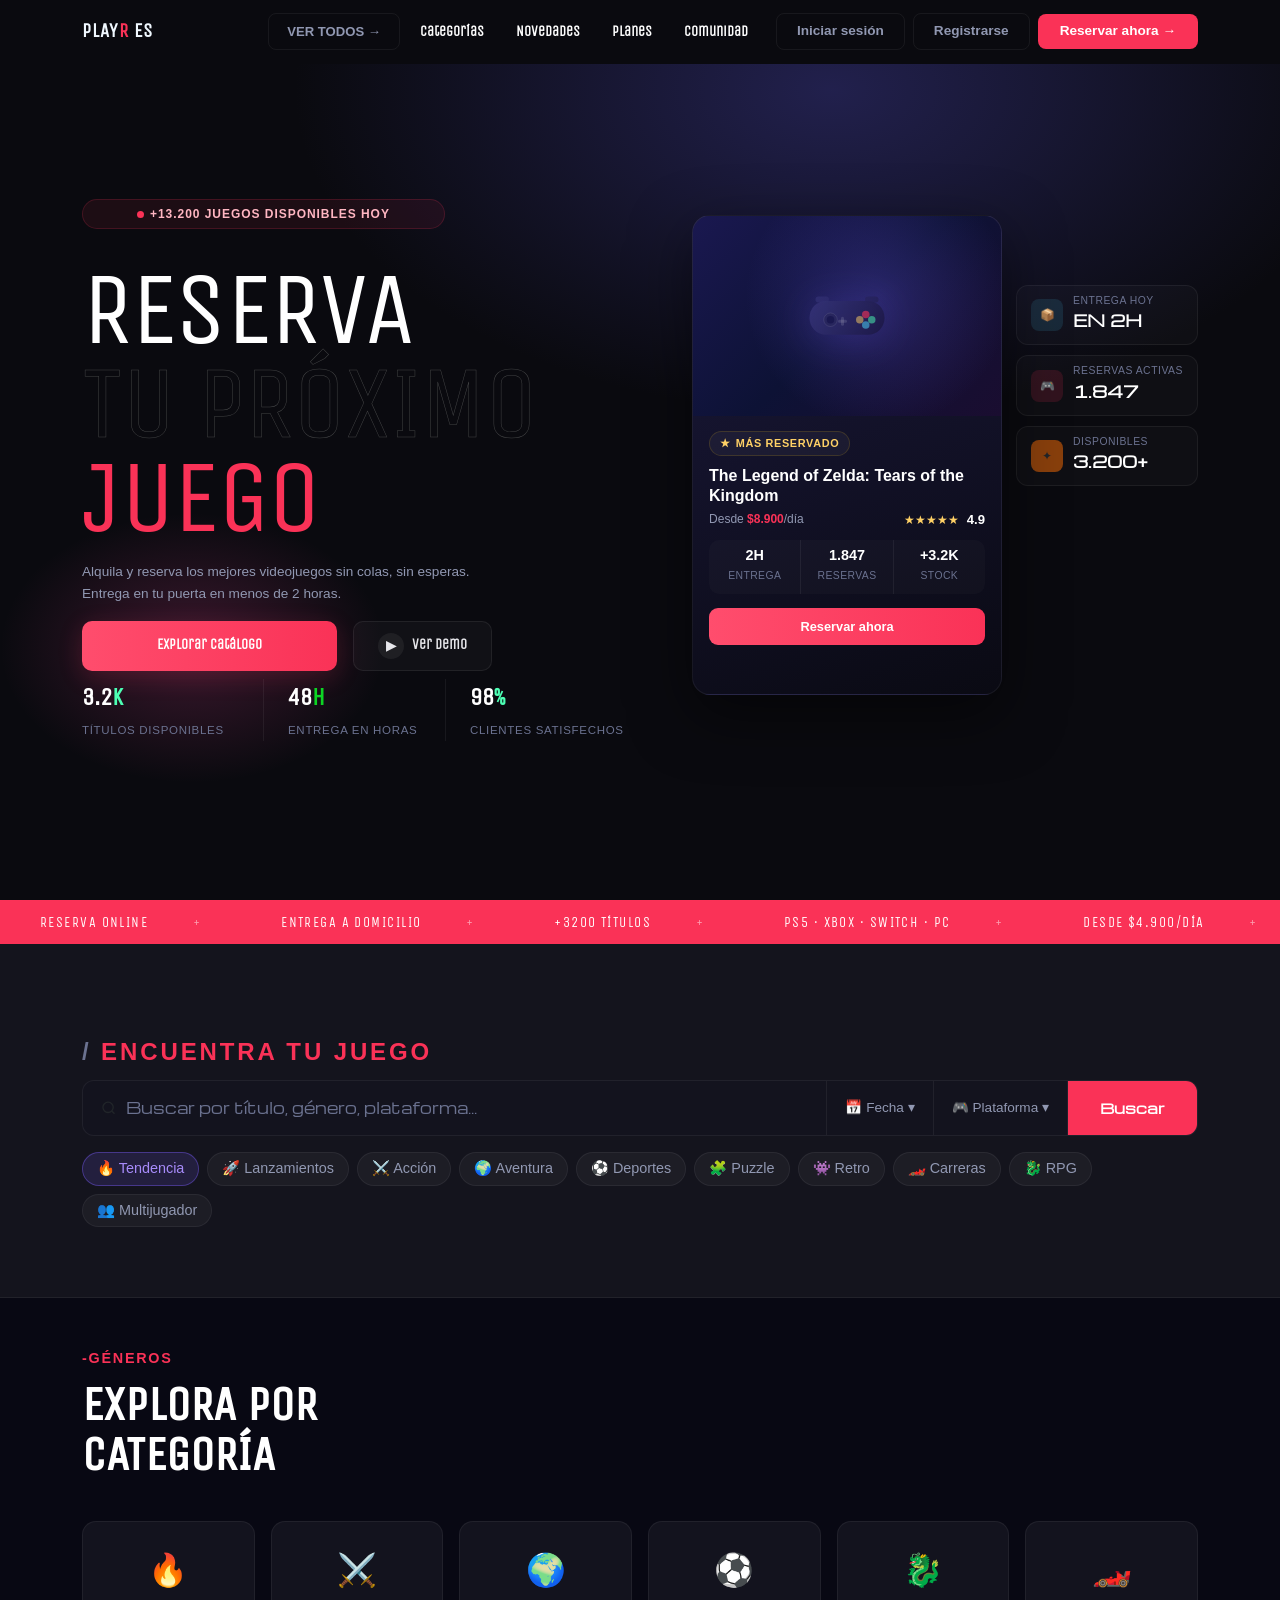
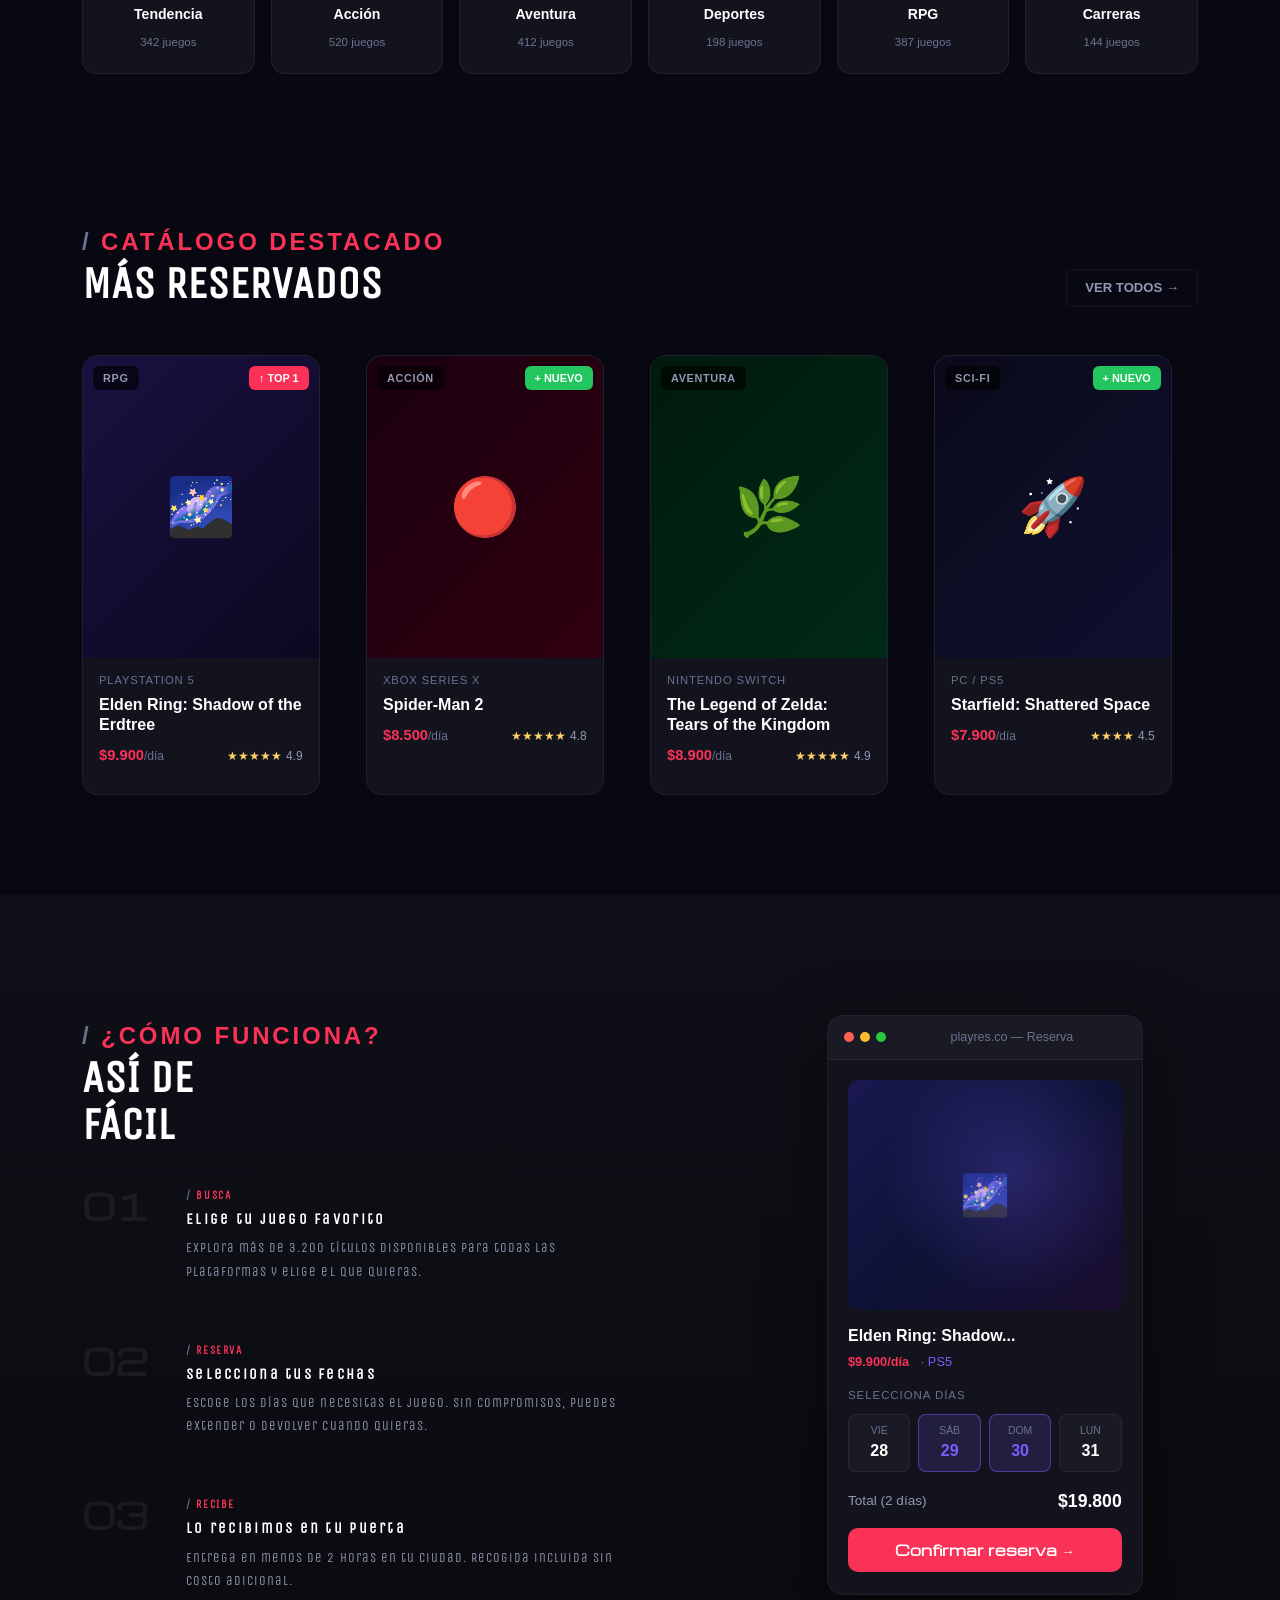
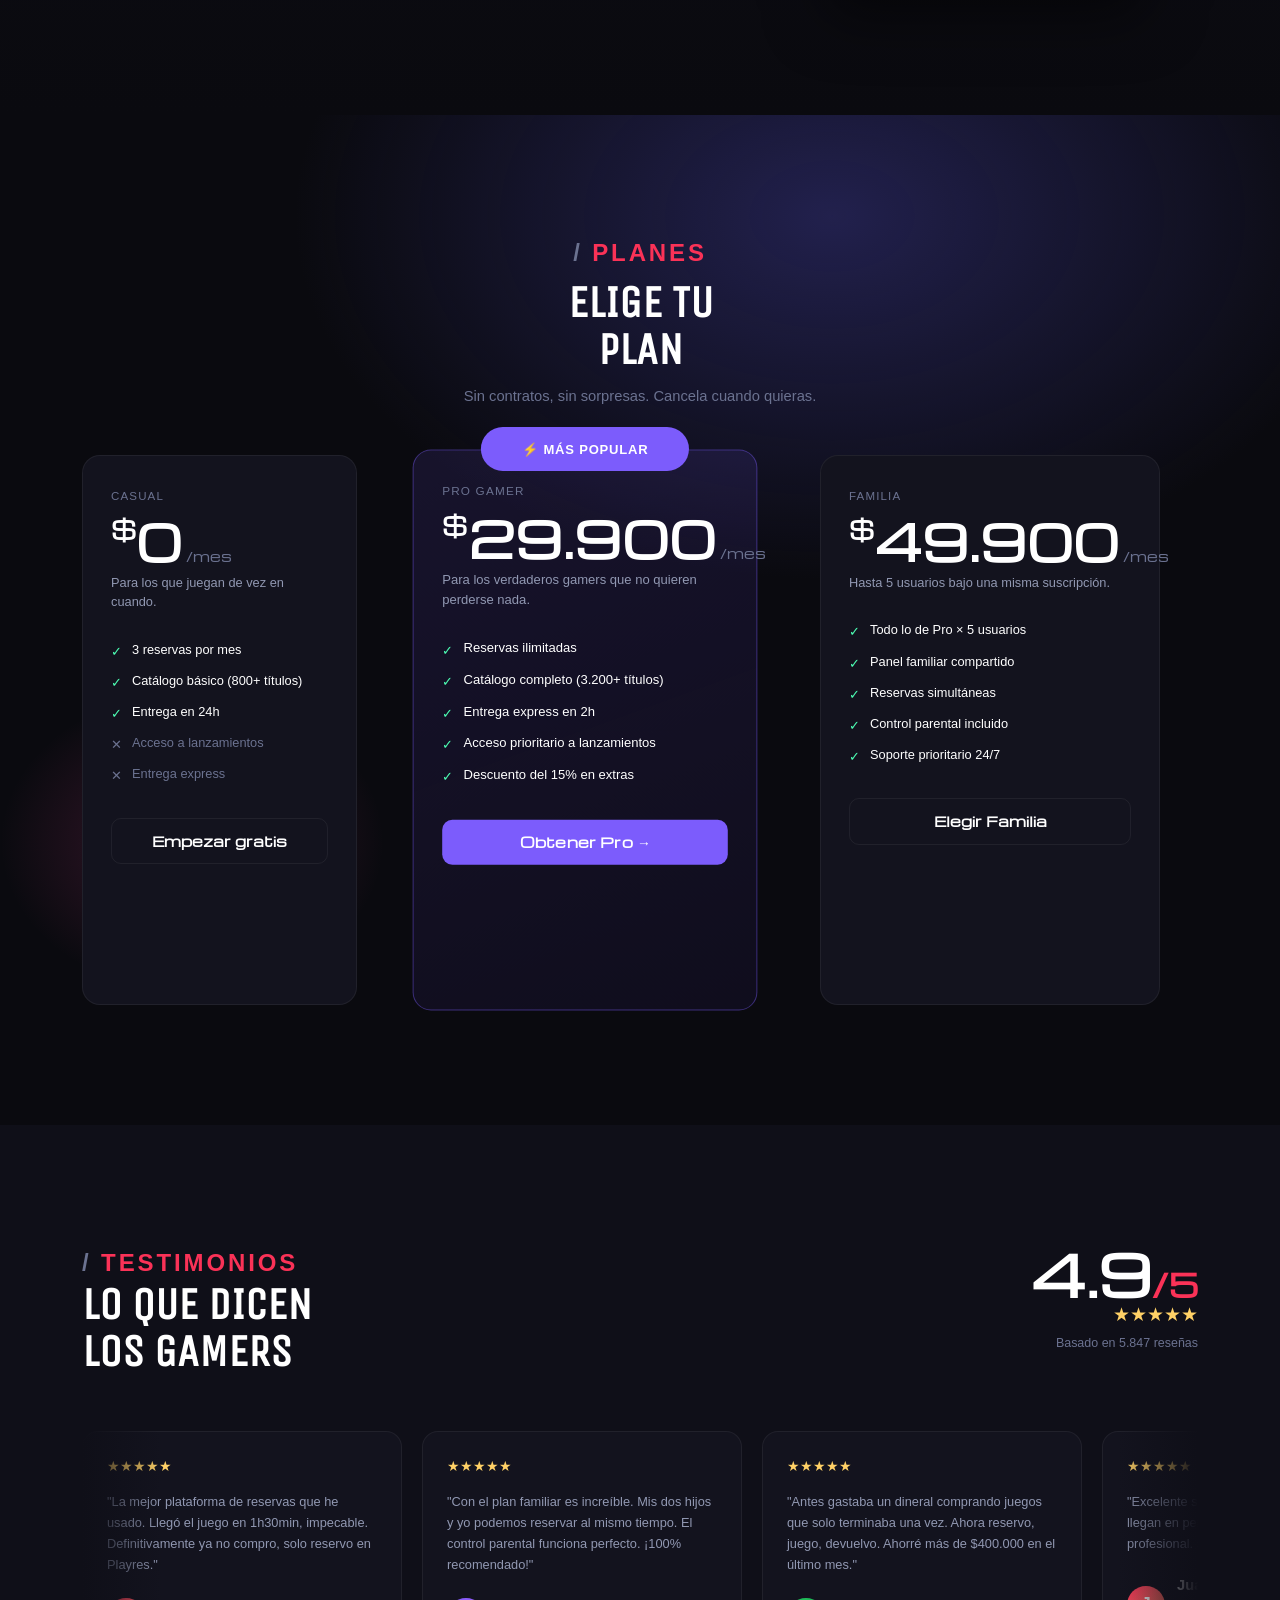
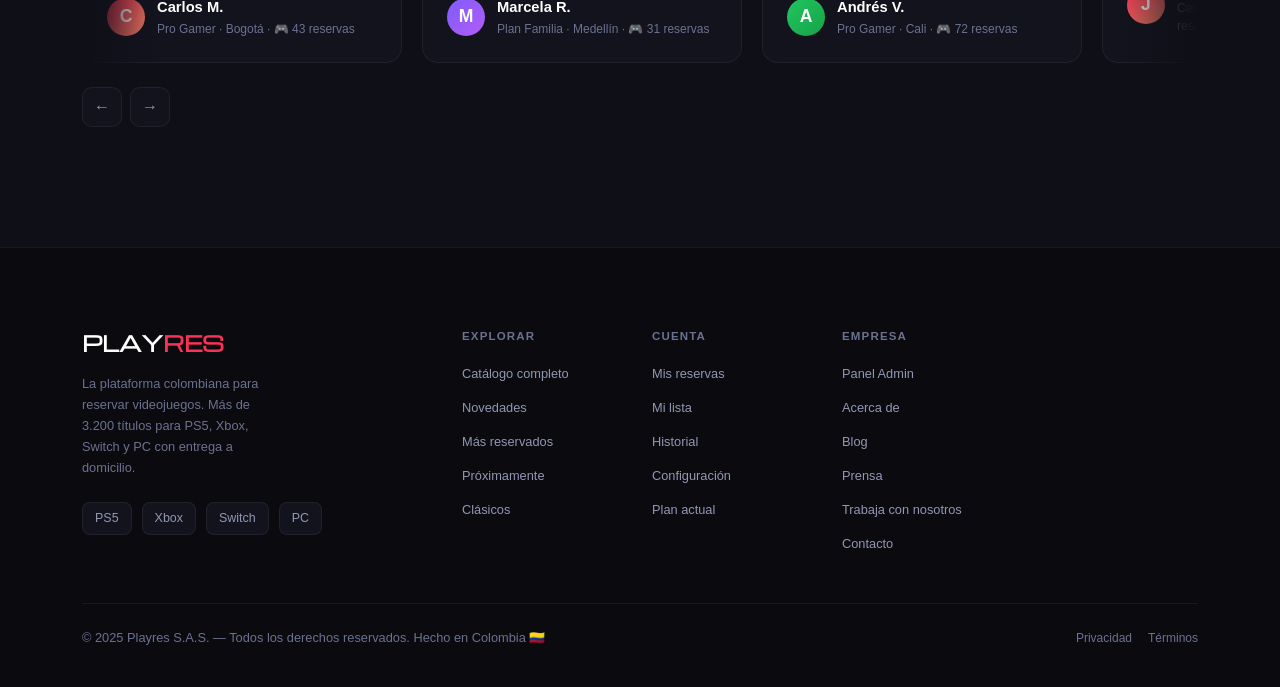
<file: index.html>
<!DOCTYPE html>
<html lang="es">
<head>
  <meta charset="UTF-8" />
  <meta name="viewport" content="width=device-width, initial-scale=1.0"/>
  <title>Playres — Reserva videojuegos a domicilio</title>
  <link href="https://fonts.googleapis.com/css2?family=Michroma&display=swap" rel="stylesheet">
  <link href="https://cdn.jsdelivr.net/npm/bootstrap@5.3.3/dist/css/bootstrap.min.css" rel="stylesheet">
  <link rel="stylesheet" href="styles.css">
  <link rel="stylesheet" href="app.js">

  

</head>
<body>

  <!-- NAVBAR -->
  <nav class="navbar navbar-expand-lg navbar-playres fixed-top">
    <div class="container-fluid container">
      <a class="navbar-brand fw-bold" href="#inicio" style="color: aliceblue;">PLAY<span style="color: var(--red);">R</span> <span style="color: aliceblue;">ES</span></a>

      <button class="navbar-toggler" type="button" data-bs-toggle="collapse" data-bs-target="#navbarNav" aria-controls="navbarNav" aria-expanded="false" aria-label="Toggle navigation">
        <span class="navbar-toggler-icon"></span>
      </button>

      <div class="collapse navbar-collapse" id="navbarNav">
        <ul class="navbar-nav ms-auto mb-2 mb-lg-0 gap-lg-2 align-items-center">

          <a href="catalogo.html" class="btn-ver">VER TODOS →</a>
          <li class="nav-item"><a class="nav-link" href="#categorias">Categorías</a></li>
          <li class="nav-item"><a class="nav-link" href="#catalogo">Novedades</a></li>
          <li class="nav-item"><a class="nav-link" href="#planes">Planes</a></li>
          <li class="nav-item"><a class="nav-link" href="#comunidad">Comunidad</a></li>
        </ul>

        <div class="d-flex align-items-center gap-2 ms-lg-3 mt-3 mt-lg-0">
    
    <div id="navAuthButtons" class="d-flex gap-2">
        <a href="#" class="btn btn-login btn-sm" data-bs-toggle="modal" data-bs-target="#loginModal">Iniciar sesión</a>
        <a href="#" class="btn btn-login btn-sm" data-bs-toggle="modal" data-bs-target="#registerModal">Registrarse</a>
    </div>

    <div id="navUserProfile" class="d-none d-flex align-items-center gap-3">
        <span id="userNameDisplay" class="fw-bold" style="color: aliceblue; font-size: 0.9rem;"></span>
        
        <div id="userAvatarInitials" class="rounded-circle d-flex justify-content-center align-items-center fw-bold" 
             style="width: 35px; height: 35px; font-size: 0.8rem; background-color: var(--red); color: white; cursor: pointer;"
             title="Cerrar sesión" onclick="cerrarSesion()">
        </div>
        
        <button class="btn btn-outline-light btn-sm ms-2" 
        style="font-size: 1.0rem; padding: 3px 11px; border-color: rgba(255, 255, 255, 0.852);" 
        onclick="cerrarSesion()"> SALIR </button>
    </div>

    <a href="#" class="btn btn-reservar btn-sm">Reservar ahora →</a>
</div>
      </div>
    </div>
  </nav>

  <!-- HERO -->
  <section class="hero-bg" id="inicio">
    <div class="container py-5">
      <div class="row align-items-center gy-5">

        <div class="col-lg-6">
          <span class="badge-top">+13.200 Juegos disponibles hoy</span>
          <h1 class="hero-title">
            <span class="line-1">RESERVA</span>
            <span class="line-2">TU PRÓXIMO</span>
            <span class="line-3">JUEGO</span>
          </h1>
          <p class="hero-sub">
            Alquila y reserva los mejores videojuegos sin colas, sin esperas.<br>
            Entrega en tu puerta en menos de 2 horas.
          </p>
          <div class="d-flex flex-wrap gap-3 mb-2">
            <a href="#explorar" class="btn-cta">Explorar catálogo</a>
            <a href="#como-funciona" class="btn-ghost">
              <span class="gi">▶</span> Ver demo
            </a>
          </div>
          <div class="row g-0 stats-row">
            <div class="col-4 stat-item">
              <p class="stat-num">3.2<span class="accent-red">K</span></p>
              <span class="stat-lbl">Títulos disponibles</span>
            </div>
            <div class="col-4 stat-item">
              <p class="stat-num">48<span class="accent-cyan">H</span></p>
              <span class="stat-lbl">Entrega en horas</span>
            </div>
            <div class="col-4 stat-item">
              <p class="stat-num">98<span class="accent-green">%</span></p>
              <span class="stat-lbl">Clientes satisfechos</span>
            </div>
          </div>
        </div>

        <div class="col-lg-6">
          <div class="hero-right">
            <div class="game-card-main">
              <div class="gc-img">
                <svg class="ctrl-svg" viewBox="0 0 120 80" fill="none" xmlns="http://www.w3.org/2000/svg">
                  <rect x="10" y="20" width="100" height="45" rx="22" fill="url(#cg)" opacity="0.9"/>
                  <circle cx="38" cy="45" r="9" fill="#2a2860" stroke="rgba(255,255,255,0.15)" stroke-width="1"/>
                  <circle cx="38" cy="45" r="5" fill="#1a1850"/>
                  <circle cx="85" cy="38" r="5" fill="#fa3257" opacity="0.7"/>
                  <circle cx="93" cy="45" r="5" fill="#4dffb4" opacity="0.6"/>
                  <circle cx="85" cy="52" r="5" fill="#4dd9ff" opacity="0.6"/>
                  <circle cx="77" cy="45" r="5" fill="#ffd166" opacity="0.6"/>
                  <rect x="52" y="41" width="4" height="12" rx="2" fill="rgba(255,255,255,0.15)"/>
                  <rect x="48" y="45" width="12" height="4" rx="2" fill="rgba(255,255,255,0.15)"/>
                  <rect x="18" y="14" width="18" height="8" rx="4" fill="url(#cg)" opacity="0.7"/>
                  <rect x="84" y="14" width="18" height="8" rx="4" fill="url(#cg)" opacity="0.7"/>
                  <defs>
                    <linearGradient id="cg" x1="10" y1="20" x2="110" y2="70" gradientUnits="userSpaceOnUse">
                      <stop offset="0%" stop-color="#3a3880"/>
                      <stop offset="100%" stop-color="#1a1640"/>
                    </linearGradient>
                  </defs>
                </svg>
              </div>

              <div class="gc-body">
                <div class="badge-res">Más reservado</div>
                <h3 class="game-title">The Legend of Zelda: Tears of the Kingdom</h3>
                <p class="game-price-row">Desde <strong>$8.900</strong>/día <span class="float-end stars">★★★★★ <span class="rating-value">4.9</span></span></p>

                <div class="game-metadata">
                  <div class="game-meta-item">
                    <span class="game-meta-value">2H</span>
                    <span class="game-meta-label">Entrega</span>
                  </div>
                  <div class="game-meta-item">
                    <span class="game-meta-value">1.847</span>
                    <span class="game-meta-label">Reservas</span>
                  </div>
                  <div class="game-meta-item">
                    <span class="game-meta-value">+3.2K</span>
                    <span class="game-meta-label">Stock</span>
                  </div>
                </div>
                <a href="product-detail.html" class="btn-res-card">Reservar ahora</a>

              </div>
            </div>
            <div class="side-stats d-none d-lg-flex">
              <div class="side-stat-card">
                <div class="side-stat-icon icon-cyan">📦</div>
                <div>
                  <span class="side-stat-label">Entrega hoy</span>
                  <span class="side-stat-value">EN 2H</span>
                </div>
              </div>
              <div class="side-stat-card">
                <div class="side-stat-icon icon-red">🎮</div>
                <div>
                  <span class="side-stat-label">Reservas activas</span>
                  <span class="side-stat-value">1.847</span>
                </div>
              </div>
              <div class="side-stat-card">
                <div class="side-stat-icon icon-green">✦</div>
                <div>
                  <span class="side-stat-label">Disponibles</span>
                  <span class="side-stat-value">3.200+</span>
                </div>
              </div>
            </div>
          </div>
        </div>

      </div>
    </div>
  </section>

  <!-- TICKER -->
  <div class="ticker-wrap" aria-hidden="true">
    <div class="ticker-track">
      <span class="ticker-item">Reserva Online <span class="ticker-dot">+</span></span>
      <span class="ticker-item">Entrega a Domicilio <span class="ticker-dot">+</span></span>
      <span class="ticker-item">+3200 Títulos <span class="ticker-dot">+</span></span>
      <span class="ticker-item">PS5 · Xbox · Switch · PC <span class="ticker-dot">+</span></span>
      <span class="ticker-item">Desde $4.900/día <span class="ticker-dot">+</span></span>
      <span class="ticker-item">Sin colas. Sin esperas <span class="ticker-dot">+</span></span>
      <span class="ticker-item">Entrega en 2H <span class="ticker-dot">+</span></span>
      <span class="ticker-item">Reserva Online <span class="ticker-dot">+</span></span>
      <span class="ticker-item">Entrega a Domicilio <span class="ticker-dot">+</span></span>
      <span class="ticker-item">+3200 Títulos <span class="ticker-dot">+</span></span>
      <span class="ticker-item">PS5 · Xbox · Switch · PC <span class="ticker-dot">+</span></span>
      <span class="ticker-item">Desde $4.900/día <span class="ticker-dot">+</span></span>
      <span class="ticker-item">Sin colas. Sin esperas <span class="ticker-dot">+</span></span>
      <span class="ticker-item">Entrega en 2H <span class="ticker-dot">+</span></span>
    </div>
  </div>

  <!-- SEARCH -->
  <section class="search-section" id="explorar">
    <div class="container">
      <div class="section-label">Encuentra tu juego</div>

      <div class="search-box">
        <div class="search-input-wrapper">
          <svg width="16" height="16" fill="none" viewBox="0 0 24 24" stroke="currentColor" stroke-width="2">
            <circle cx="11" cy="11" r="8"/><path d="m21 21-4.35-4.35"/>
          </svg>
          <input type="text" placeholder="Buscar por título, género, plataforma...">
        </div>
        <div class="search-filter">📅 Fecha ▾</div>
        <div class="search-filter">🎮 Plataforma ▾</div>
        <button class="btn-search">Buscar</button>
      </div>

      <div class="filter-tags">
        <span class="filter-tag active">🔥 Tendencia</span>
        <span class="filter-tag">🚀 Lanzamientos</span>
        <span class="filter-tag">⚔️ Acción</span>
        <span class="filter-tag">🌍 Aventura</span>
        <span class="filter-tag">⚽ Deportes</span>
        <span class="filter-tag">🧩 Puzzle</span>
        <span class="filter-tag">👾 Retro</span>
        <span class="filter-tag">🏎️ Carreras</span>
        <span class="filter-tag">🐉 RPG</span>
        <span class="filter-tag">👥 Multijugador</span>
      </div>
    </div>
  </section>

  <!-- CATEGORIES -->
  <section class="cat-section" id="categorias">
    <div class="container">

      <div class="section-label1">-Géneros</div>
      <h2 class="section-title1">EXPLORA POR<br>CATEGORÍA</h2>

      <div class="cat-grid">
        <a href="#" class="cat-card active"><span class="category-emoji">🔥</span><span class="category-name">Tendencia</span><span class="category-count">342 juegos</span></a>
        <a href="#" class="cat-card"><span class="category-emoji">⚔️</span><span class="category-name">Acción</span><span class="category-count">520 juegos</span></a>
        <a href="#" class="cat-card"><span class="category-emoji">🌍</span><span class="category-name">Aventura</span><span class="category-count">412 juegos</span></a>
        <a href="#" class="cat-card"><span class="category-emoji">⚽</span><span class="category-name">Deportes</span><span class="category-count">198 juegos</span></a>
        <a href="#" class="cat-card"><span class="category-emoji">🐉</span><span class="category-name">RPG</span><span class="category-count">387 juegos</span></a>
        <a href="#" class="cat-card"><span class="category-emoji">🏎️</span><span class="category-name">Carreras</span><span class="category-count">144 juegos</span></a>
      </div>
    </div>
  </section>

  <!-- CATÁLOGO -->
  <section class="catalog-section" id="catalogo">
    <div class="container">
      <div class="sec-hdr">
        <div>

          <span class="section-label">Catálogo destacado</span>
          <h2 class="section-title">MÁS RESERVADOS</h2>
        </div>
        <a href="catalogo.html" class="btn-ver">VER TODOS →</a>

      </div>
      <div class="games-grid">
        <div class="game-card">
          <div class="game-thumbnail game-thumb-purple">
            <div class="game-tags"><span class="game-tag">RPG</span><span class="game-tag-top">↑ TOP 1</span></div>🌌
          </div>
          <div class="game-card-info">
            <div class="game-platform">PlayStation 5</div>
            <h3 class="game-title-catalog">Elden Ring: Shadow of the Erdtree</h3>
            <div class="game-bottom">
              <div class="game-price">$9.900<span>/día</span></div>
              <div><span class="game-stars">★★★★★</span><span class="game-rating">4.9</span></div>
            </div>
          </div>
        </div>
        <div class="game-card">
          <div class="game-thumbnail game-thumb-red">
            <div class="game-tags"><span class="game-tag">Acción</span><span class="game-tag-new">+ NUEVO</span></div>🔴
          </div>
          <div class="game-card-info">
            <div class="game-platform">Xbox Series X</div>
            <h3 class="game-title-catalog">Spider-Man 2</h3>
            <div class="game-bottom">
              <div class="game-price">$8.500<span>/día</span></div>
              <div><span class="game-stars">★★★★★</span><span class="game-rating">4.8</span></div>
            </div>
          </div>
        </div>
        <div class="game-card">
          <div class="game-thumbnail game-thumb-green">
            <div class="game-tags"><span class="game-tag">Aventura</span></div>🌿
          </div>
          <div class="game-card-info">
            <div class="game-platform">Nintendo Switch</div>
            <h3 class="game-title-catalog">The Legend of Zelda: Tears of the Kingdom</h3>
            <div class="game-bottom">
              <div class="game-price">$8.900<span>/día</span></div>
              <div><span class="game-stars">★★★★★</span><span class="game-rating">4.9</span></div>
            </div>
          </div>
        </div>
        <div class="game-card">
          <div class="game-thumbnail game-thumb-blue">
            <div class="game-tags"><span class="game-tag">Sci-Fi</span><span class="game-tag-new">+ NUEVO</span></div>🚀
          </div>
          <div class="game-card-info">
            <div class="game-platform">PC / PS5</div>
            <h3 class="game-title-catalog">Starfield: Shattered Space</h3>
            <div class="game-bottom">
              <div class="game-price">$7.900<span>/día</span></div>
              <div><span class="game-stars">★★★★</span><span class="game-rating">4.5</span></div>
            </div>
          </div>
        </div>
      </div>
    </div>
  </section>

  <!-- CÓMO FUNCIONA -->
  <section class="how-section" id="como-funciona">
    <div class="container">
      <div class="row align-items-center gy-5">
        <div class="col-lg-6">
          <span class="section-label">¿Cómo funciona?</span>
          <h2 class="section-title mb-4">ASÍ DE<br>FÁCIL</h2>
          <div class="how-steps">
            <div class="how-step">
              <div class="step-number">01</div>
              <div class="step-content">
                <div class="step-tag">Busca</div>
                <h3 class="step-title">Elige tu juego favorito</h3>
                <p class="step-description">Explora más de 3.200 títulos disponibles para todas las plataformas y elige el que quieras.</p>
              </div>
            </div>
            <div class="how-step">
              <div class="step-number">02</div>
              <div class="step-content">
                <div class="step-tag">Reserva</div>
                <h3 class="step-title">Selecciona tus fechas</h3>
                <p class="step-description">Escoge los días que necesitas el juego. Sin compromisos, puedes extender o devolver cuando quieras.</p>
              </div>
            </div>
            <div class="how-step">
              <div class="step-number">03</div>
              <div class="step-content">
                <div class="step-tag">Recibe</div>
                <h3 class="step-title">Lo recibimos en tu puerta</h3>
                <p class="step-description">Entrega en menos de 2 horas en tu ciudad. Recogida incluida sin costo adicional.</p>
              </div>
            </div>
          </div>
        </div>
        <div class="col-lg-5 offset-lg-1">
          <div class="browser-mock">
            <div class="browser-bar">
              <div class="browser-dots">
                <div class="browser-dot browser-dot-red"></div>
                <div class="browser-dot browser-dot-yellow"></div>
                <div class="browser-dot browser-dot-green"></div>
              </div>
              <div class="browser-url">playres.co — Reserva</div>
            </div>
            <div class="browser-body">
              <div class="mock-game-thumbnail">🌌</div>
              <div class="mock-game-name">Elden Ring: Shadow...</div>
              <div class="mock-game-price-platform"><strong>$9.900/día</strong><span class="platform-badge"> · PS5</span></div>
              <div class="mock-date-label">Selecciona días</div>
              <div class="mock-dates">
                <div class="mock-date-item"><span class="date-name">VIE</span><span class="date-day">28</span></div>
                <div class="mock-date-item selected"><span class="date-name">SÁB</span><span class="date-day">29</span></div>
                <div class="mock-date-item selected"><span class="date-name">DOM</span><span class="date-day">30</span></div>
                <div class="mock-date-item"><span class="date-name">LUN</span><span class="date-day">31</span></div>
              </div>
              <div class="mock-total">
                <span class="mock-total-label">Total (2 días)</span>
                <span class="mock-total-value">$19.800</span>
              </div>
              <button class="btn-cnf">Confirmar reserva →</button>
            </div>
          </div>
        </div>
      </div>
    </div>
  </section>

  <!-- PLANES -->
  <section class="pricing-section" id="planes">
    <div class="container">
      <span class="section-label d-inline-block mb-2">Planes</span>
      <h2 class="section-title">ELIGE TU<br>PLAN</h2>
      <p class="pricing-sub">Sin contratos, sin sorpresas. Cancela cuando quieras.</p>
      <div class="pgrid">
        <div class="pcard">
          <div class="pricing-tier">Casual</div>
          <div class="pricing-amount"><span class="currency-symbol">$</span><span class="amount">0</span><span class="period">/mes</span></div>
          <p class="pricing-description">Para los que juegan de vez en cuando.</p>
          <ul class="pricing-features">
            <li><span class="check-icon">✓</span> 3 reservas por mes</li>
            <li><span class="check-icon">✓</span> Catálogo básico (800+ títulos)</li>
            <li><span class="check-icon">✓</span> Entrega en 24h</li>
            <li class="off"><span class="x-icon">✕</span> Acceso a lanzamientos</li>
            <li class="off"><span class="x-icon">✕</span> Entrega express</li>
          </ul>
          <a href="#" class="pricing-button btn-pricing-ghost">Empezar gratis</a>
        </div>
        <div class="pcard feat">
          <div class="badge-pop">⚡ Más popular</div>
          <div class="pricing-tier">Pro Gamer</div>
          <div class="pricing-amount"><span class="currency-symbol">$</span><span class="amount">29.900</span><span class="period">/mes</span></div>
          <p class="pricing-description">Para los verdaderos gamers que no quieren perderse nada.</p>
          <ul class="pricing-features">
            <li><span class="check-icon">✓</span> Reservas ilimitadas</li>
            <li><span class="check-icon">✓</span> Catálogo completo (3.200+ títulos)</li>
            <li><span class="check-icon">✓</span> Entrega express en 2h</li>
            <li><span class="check-icon">✓</span> Acceso prioritario a lanzamientos</li>
            <li><span class="check-icon">✓</span> Descuento del 15% en extras</li>
          </ul>
          <a href="#" class="pricing-button btn-pricing-primary">Obtener Pro →</a>
        </div>
        <div class="pcard">
          <div class="pricing-tier">Familia</div>
          <div class="pricing-amount"><span class="currency-symbol">$</span><span class="amount">49.900</span><span class="period">/mes</span></div>
          <p class="pricing-description">Hasta 5 usuarios bajo una misma suscripción.</p>
          <ul class="pricing-features">
            <li><span class="check-icon">✓</span> Todo lo de Pro × 5 usuarios</li>
            <li><span class="check-icon">✓</span> Panel familiar compartido</li>
            <li><span class="check-icon">✓</span> Reservas simultáneas</li>
            <li><span class="check-icon">✓</span> Control parental incluido</li>
            <li><span class="check-icon">✓</span> Soporte prioritario 24/7</li>
          </ul>
          <a href="#" class="pricing-button btn-pricing-ghost">Elegir Familia</a>
        </div>
      </div>
    </div>
  </section>

  <!-- TESTIMONIOS -->
  <section class="test-section" id="comunidad">
    <div class="container">
      <div class="test-hdr">
        <div>
          <span class="section-label">Testimonios</span>
          <h2 class="section-title">LO QUE DICEN<br>LOS GAMERS</h2>
        </div>
        <div class="text-end">
          <div class="testimonial-score">4.9<span>/5</span></div>
          <div class="testimonial-stars">★★★★★</div>
          <div class="testimonial-count-text">Basado en 5.847 reseñas</div>
        </div>
      </div>

      <div class="testimonials-slider" id="testimonialsSlider">
        <div class="testimonials-track">
          <div class="testimonial-card">
            <div class="testimonial-stars-row">★★★★★</div>
            <p class="testimonial-quote">"La mejor plataforma de reservas que he usado. Llegó el juego en 1h30min, impecable. Definitivamente ya no compro, solo reservo en Playres."</p>
            <div class="testimonial-author">
              <div class="testimonial-avatar avatar-gradient-red">C</div>
              <div><div class="testimonial-name">Carlos M.</div><div class="testimonial-meta">Pro Gamer · Bogotá · 🎮 43 reservas</div></div>
            </div>
          </div>
          <div class="testimonial-card">
            <div class="testimonial-stars-row">★★★★★</div>
            <p class="testimonial-quote">"Con el plan familiar es increíble. Mis dos hijos y yo podemos reservar al mismo tiempo. El control parental funciona perfecto. ¡100% recomendado!"</p>
            <div class="testimonial-author">
              <div class="testimonial-avatar avatar-gradient-purple">M</div>
              <div><div class="testimonial-name">Marcela R.</div><div class="testimonial-meta">Plan Familia · Medellín · 🎮 31 reservas</div></div>
            </div>
          </div>
          <div class="testimonial-card">
            <div class="testimonial-stars-row">★★★★★</div>
            <p class="testimonial-quote">"Antes gastaba un dineral comprando juegos que solo terminaba una vez. Ahora reservo, juego, devuelvo. Ahorré más de $400.000 en el último mes."</p>
            <div class="testimonial-author">
              <div class="testimonial-avatar avatar-gradient-green">A</div>
              <div><div class="testimonial-name">Andrés V.</div><div class="testimonial-meta">Pro Gamer · Cali · 🎮 72 reservas</div></div>
            </div>
          </div>
          <div class="testimonial-card">
            <div class="testimonial-stars-row">★★★★★</div>
            <p class="testimonial-quote">"Excelente servicio, muy rápido. Los juegos llegan en perfecto estado y el empaque es profesional. Muy satisfecho con la experiencia."</p>
            <div class="testimonial-author">
              <div class="testimonial-avatar avatar-gradient-red">J</div>
              <div><div class="testimonial-name">Juan P.</div><div class="testimonial-meta">Casual Gamer · Barranquilla · 🎮 18 reservas</div></div>
            </div>
          </div>
          <div class="testimonial-card">
            <div class="testimonial-stars-row">★★★★★</div>
            <p class="testimonial-quote">"La mejor decisión que tomé. Juego tantos títulos como quiero sin gastar una fortuna. El equipo de soporte es muy atento."</p>
            <div class="testimonial-author">
              <div class="testimonial-avatar avatar-gradient-purple">L</div>
              <div><div class="testimonial-name">Laura G.</div><div class="testimonial-meta">Pro Gamer · Cartagena · 🎮 56 reservas</div></div>
            </div>
          </div>
          <div class="testimonial-card">
            <div class="testimonial-stars-row">★★★★★</div>
            <p class="testimonial-quote">"Definitivamente recomendado. Los precios son justos y la calidad del servicio no tiene comparación con otras plataformas similares."</p>
            <div class="testimonial-author">
              <div class="testimonial-avatar avatar-gradient-green">R</div>
              <div><div class="testimonial-name">Roberto S.</div><div class="testimonial-meta">Pro Gamer · Santa Marta · 🎮 89 reservas</div></div>
            </div>
          </div>
        </div>
      </div>


      <!-- Botones de navegación del carrusel -->
      <div class="testimonials-controls">
        <button class="testimonials-btn prev" id="prevBtn">←</button>
        <button class="testimonials-btn next" id="nextBtn">→</button>
      </div>
    </div>

  </section>

  
  <footer class="footer">
    <div class="container">
      <div class="row gy-4">
        <div class="col-lg-3 col-md-6">
          <div class="footer-logo">PLAY<span>RES</span></div>
          <p class="footer-description">La plataforma colombiana para reservar videojuegos. Más de 3.200 títulos para PS5, Xbox, Switch y PC con entrega a domicilio.</p>
          <div class="footer-platforms">
            <span class="footer-platform-badge">PS5</span>
            <span class="footer-platform-badge">Xbox</span>
            <span class="footer-platform-badge">Switch</span>
            <span class="footer-platform-badge">PC</span>
          </div>
        </div>
        <div class="col-lg-2 col-md-6 offset-lg-1">
          <div class="footer-category-title">Explorar</div>
          <ul class="footer-links">
            <li><a href="#">Catálogo completo</a></li>
            <li><a href="#">Novedades</a></li>
            <li><a href="#">Más reservados</a></li>
            <li><a href="#">Próximamente</a></li>
            <li><a href="#">Clásicos</a></li>
          </ul>
        </div>
        <div class="col-lg-2 col-md-6">
          <div class="footer-category-title">Cuenta</div>
          <ul class="footer-links">
            <li><a href="#">Mis reservas</a></li>
            <li><a href="#">Mi lista</a></li>
            <li><a href="#">Historial</a></li>
            <li><a href="#">Configuración</a></li>
            <li><a href="#">Plan actual</a></li>
          </ul>
        </div>
        <div class="col-lg-2 col-md-6">
          <div class="footer-category-title">Empresa</div>
          <ul class="footer-links">
            <li><a href="admin.html"> Panel Admin</a></li>
            <li><a href="#">Acerca de</a></li>
            <li><a href="#">Blog</a></li>
            <li><a href="#">Prensa</a></li>
            <li><a href="#">Trabaja con nosotros</a></li>
            <li><a href="#">Contacto</a></li>
          </ul>
        </div>
      </div>
      <div class="footer-bottom">
        <span class="footer-copyright">© 2025 Playres S.A.S. — Todos los derechos reservados. Hecho en Colombia 🇨🇴</span>
        <div class="footer-bottom-links">
          <a href="#">Privacidad</a>
          <a href="#">Términos</a>
        </div>
      </div>
    </div>
  </footer>

  <!-- Bootstrap JS -->
  <script src="https://cdn.jsdelivr.net/npm/bootstrap@5.3.3/dist/js/bootstrap.bundle.min.js"></script>

  <!-- MODAL REGISTRO -->
<div class="modal fade" id="registerModal" tabindex="-1">
  <div class="modal-dialog">
    <div class="modal-content">

      <div class="modal-header">
        <h5 class="modal-title">Crear cuenta</h5>
        <button type="button" class="btn-close" data-bs-dismiss="modal"></button>
      </div>

      <div class="modal-body">
        <div id="successMessage" class="alert alert-success d-none">Cuenta creada correctamente 🎉
       </div>
        <form id="registerForm">

          <div class="mb-3">
            <label class="form-label">Nombre</label>
            <input type="text" class="form-control" id="regNombre">
            <div class="invalid-feedback">Ingresa un nombre válido.</div>
          </div>

          <div class="mb-3">
            <label class="form-label">Apellido</label>
            <input type="text" class="form-control" id="regApellido">
            <div class="invalid-feedback">Ingresa un apellido válido.</div>
          </div>

          <div class="mb-3">
            <label class="form-label">Correo electrónico</label>
            <input type="email" class="form-control" id="regEmail">
            <div class="invalid-feedback">Correo inválido.</div>
          </div>

          <div class="mb-3">
            <label class="form-label">Contraseña</label>
            <input type="password" class="form-control" id="regPassword">
            <div class="invalid-feedback">
              La contraseña debe tener mínimo 6 caracteres.
            </div>
          </div>

          <button type="submit" class="btn btn-primary w-100">
            Crear cuenta
          </button>

        </form>
      </div>

    </div>
  </div>
</div>

<!-- MODAL LOGIN -->
<div class="modal fade" id="loginModal" tabindex="-1">
  <div class="modal-dialog">
    <div class="modal-content">

      <div class="modal-header">
        <h5 class="modal-title">Iniciar sesión</h5>
        <button type="button" class="btn-close" data-bs-dismiss="modal"></button>
      </div>

      <div class="modal-body">

        <div id="loginError" class="alert alert-danger d-none">
          Correo o contraseña incorrectos.
        </div>

        <form id="loginForm">

          <div class="mb-3">
            <label class="form-label">Correo electrónico</label>
            <input type="email" class="form-control" id="loginEmail">
          </div>

          <div class="mb-3">
            <label class="form-label">Contraseña</label>
            <input type="password" class="form-control" id="loginPassword">
          </div>

          <button type="submit" class="btn btn-primary w-100">
            Entrar
          </button>

        </form>

      </div>

    </div>
  </div>
</div>


<script src="app.js"></script>
  <script src="app.js"></script>

</body>
</html>
</file>
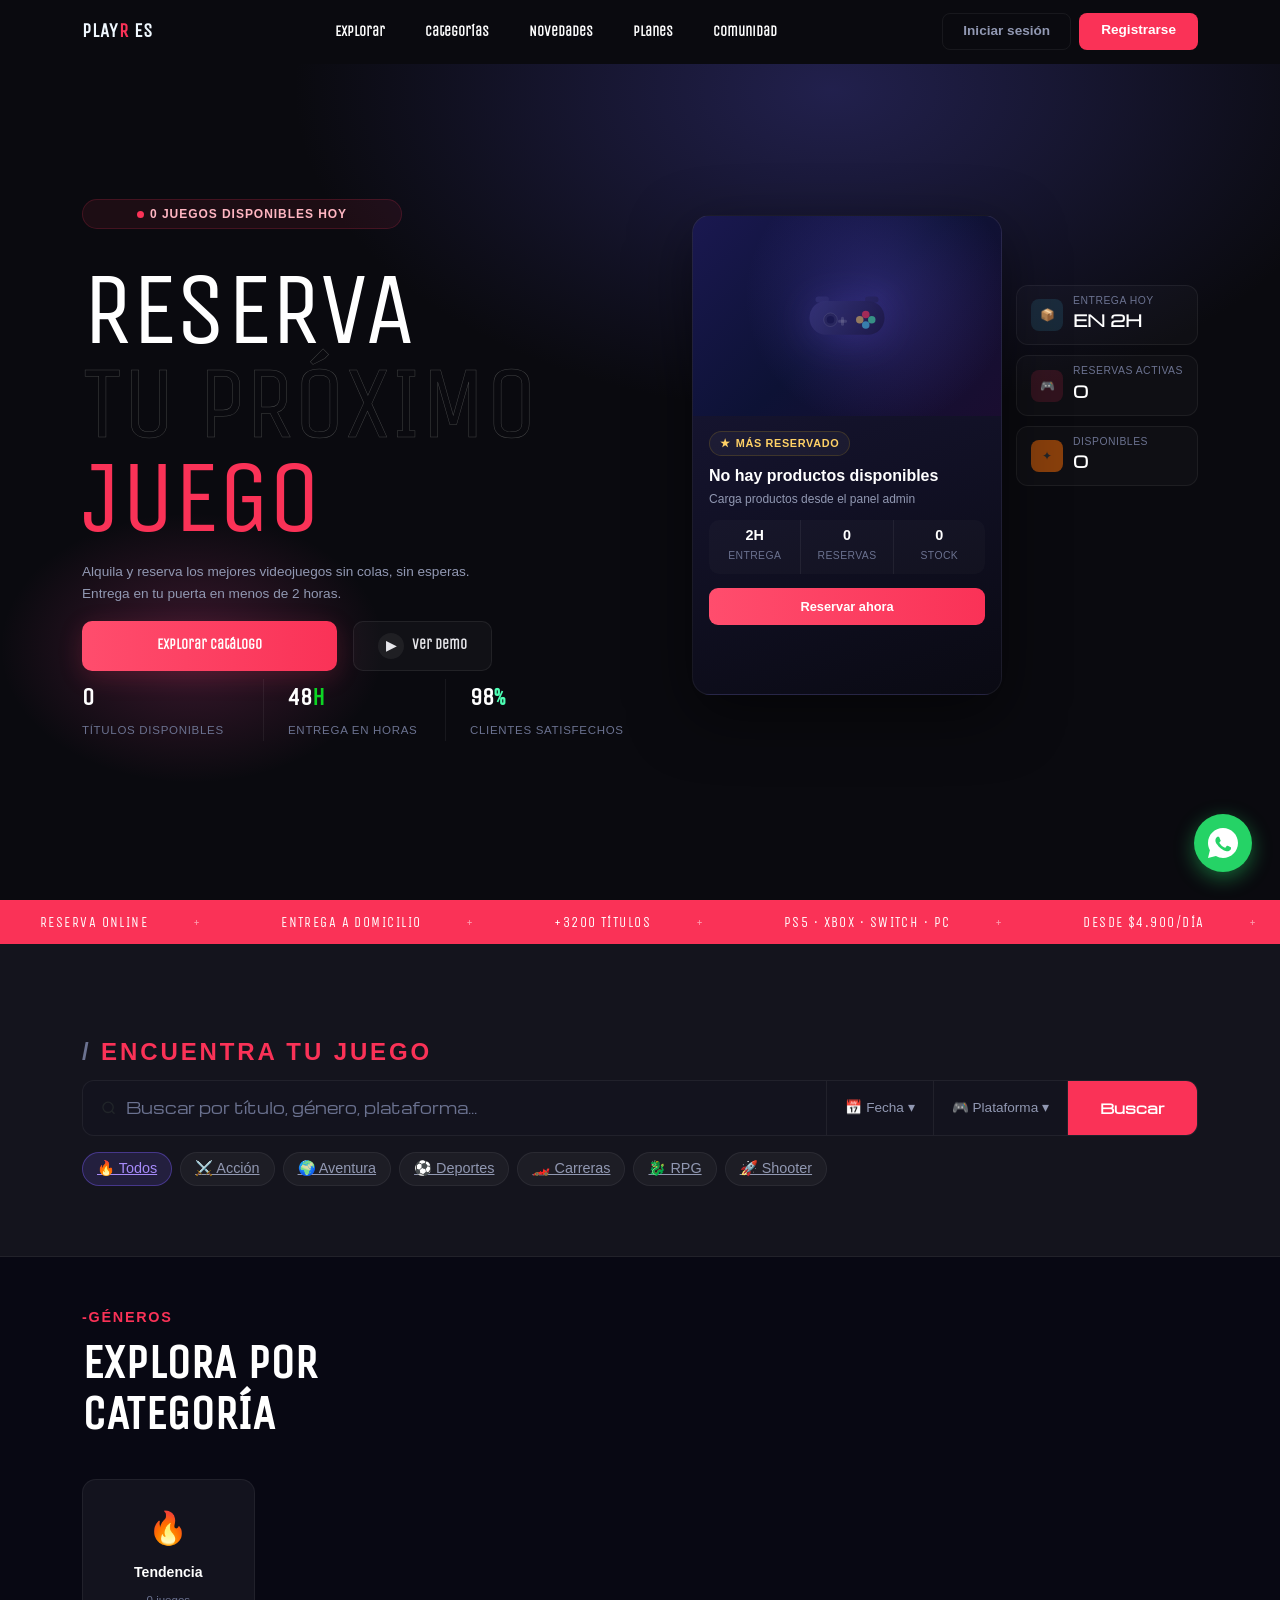
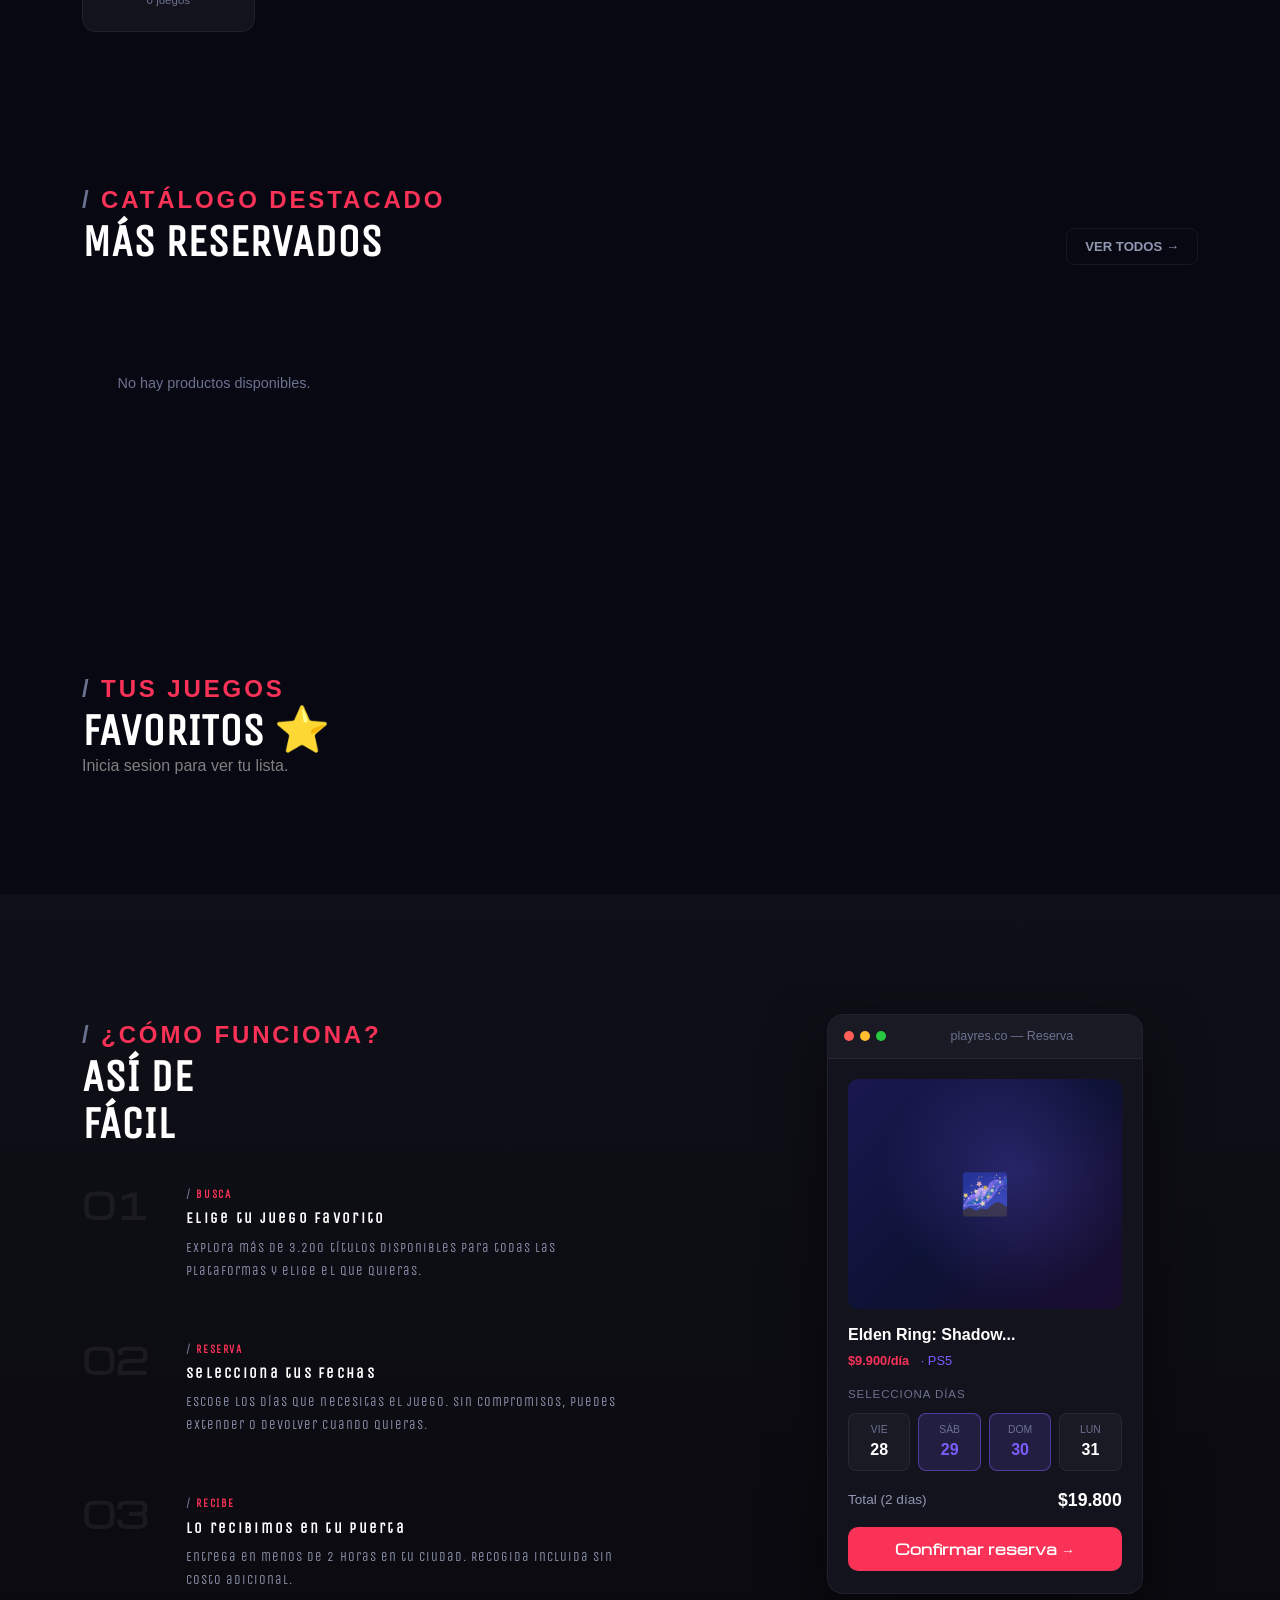
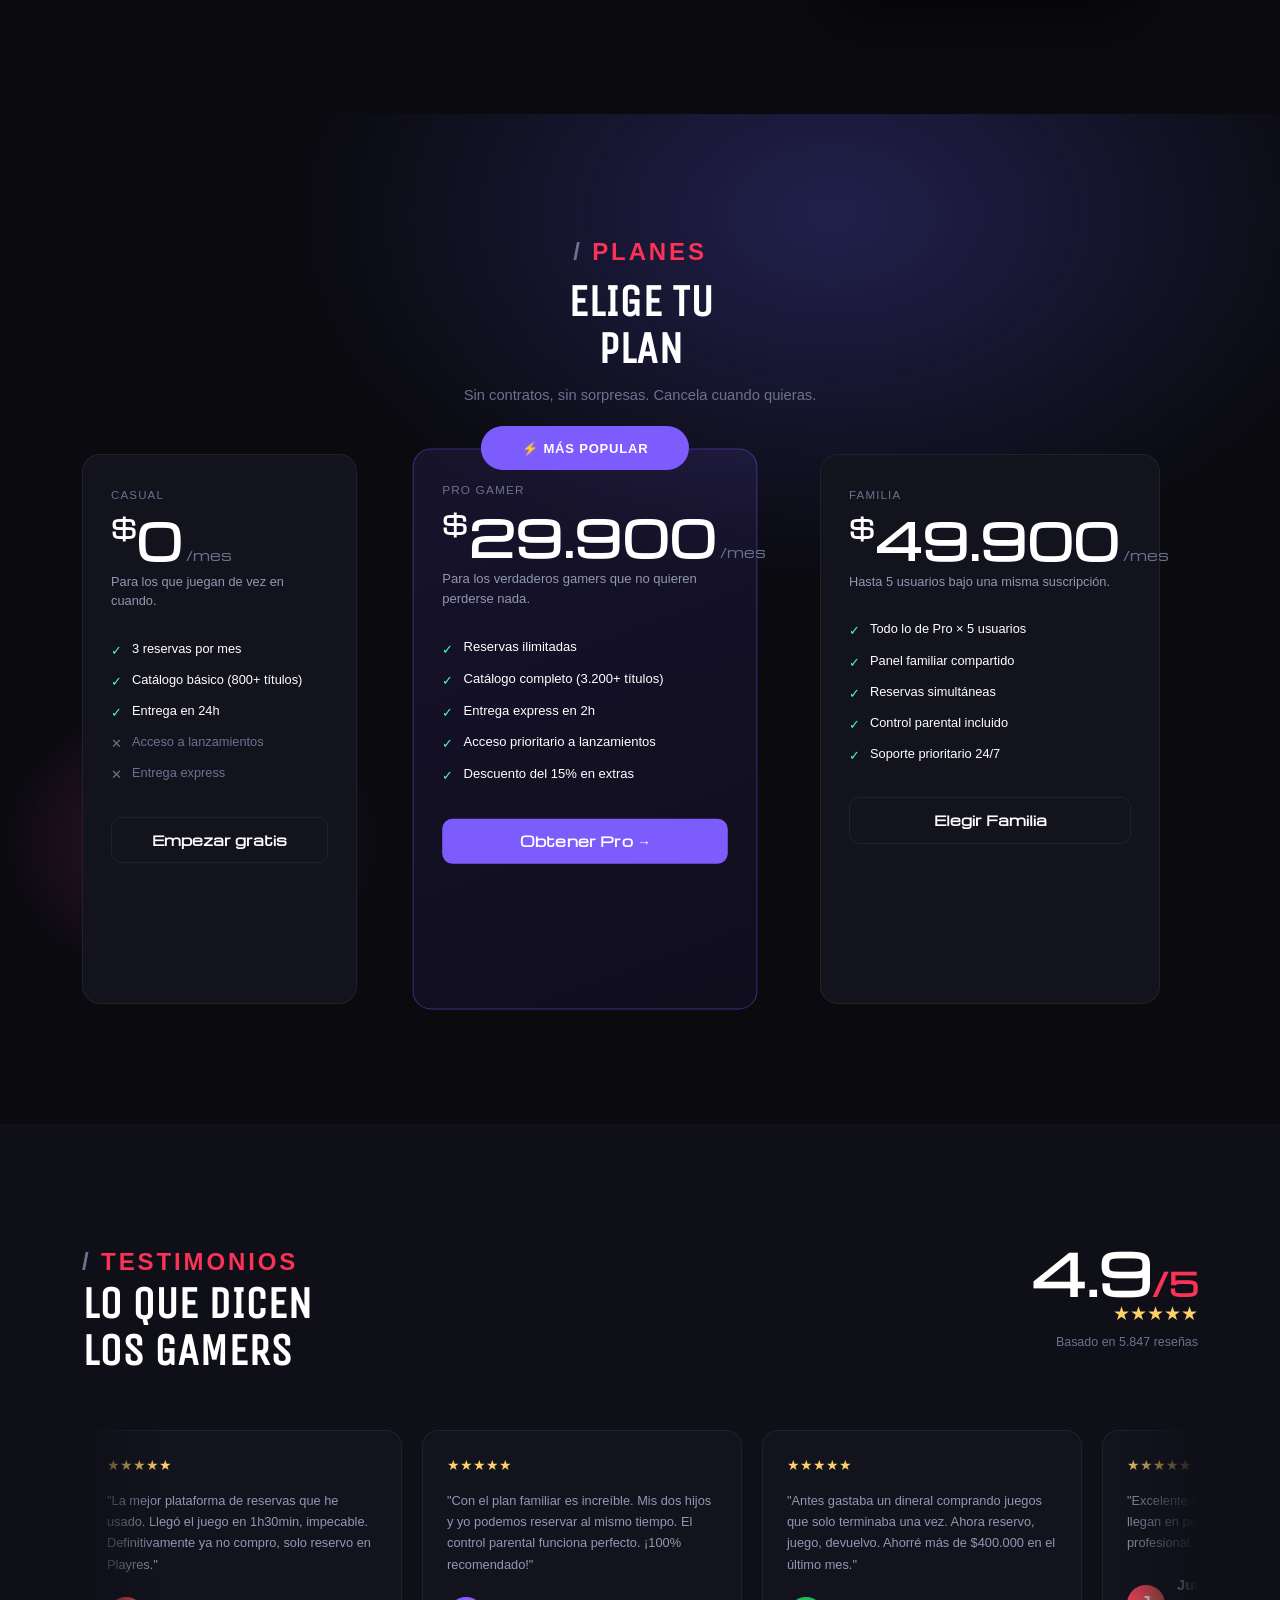
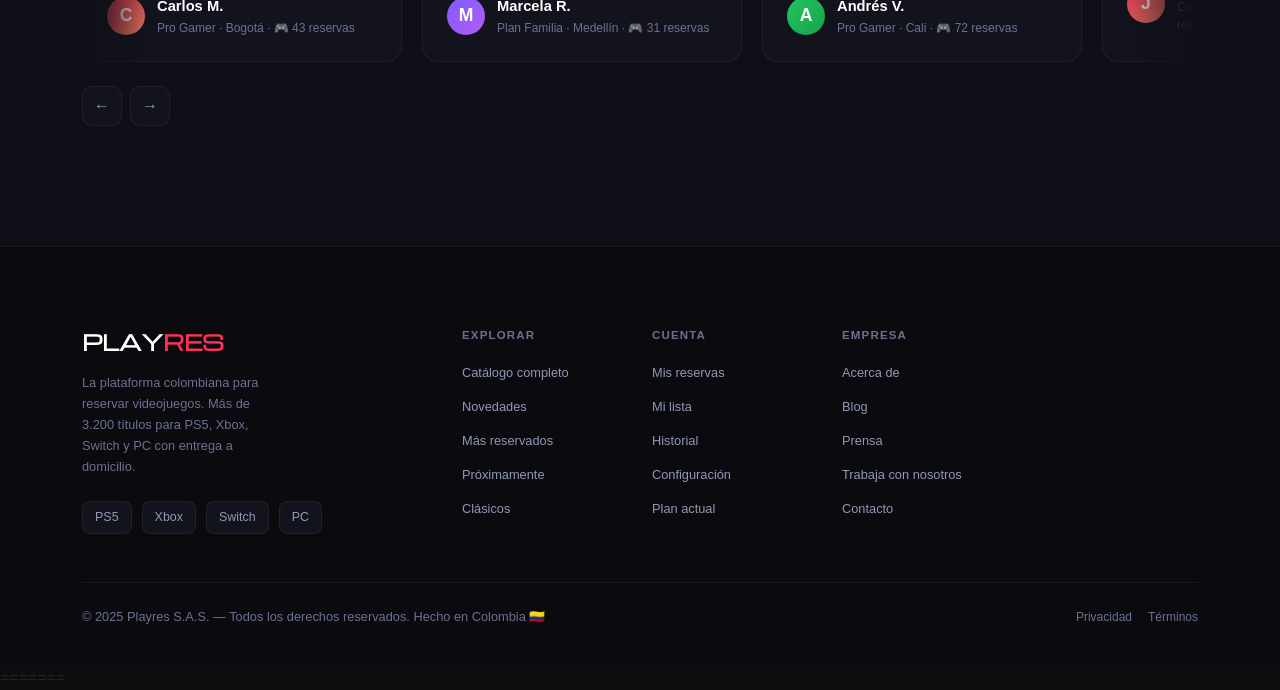
<file: frontend/index.html>
<!doctype html>
<html lang="es">
  <head>
    <meta charset="UTF-8" />
    <meta name="viewport" content="width=device-width, initial-scale=1.0" />
    <title>Playres — Reserva videojuegos a domicilio</title>
    <link
      href="https://fonts.googleapis.com/css2?family=Michroma&display=swap"
      rel="stylesheet"
    />
    <link
      href="https://cdn.jsdelivr.net/npm/bootstrap@5.3.3/dist/css/bootstrap.min.css"
      rel="stylesheet"
    />
    <link rel="stylesheet" href="css/styles.css" />
  </head>
  <body>
    <!-- NAVBAR -->
    <nav class="navbar navbar-expand-lg navbar-playres fixed-top">
      <div class="container-fluid container">
        <a class="navbar-brand fw-bold" href="#inicio" style="color: aliceblue"
          >PLAY<span style="color: var(--red)">R</span>
          <span style="color: aliceblue">ES</span></a
        >

        <button
          class="navbar-toggler"
          type="button"
          data-bs-toggle="collapse"
          data-bs-target="#navbarNav"
          aria-controls="navbarNav"
          aria-expanded="false"
          aria-label="Toggle navigation"
        >
          <span class="navbar-toggler-icon"></span>
        </button>

        <div class="collapse navbar-collapse" id="navbarNav">
          <ul class="navbar-nav mx-auto mb-2 mb-lg-0 gap-lg-3 align-items-center">
            <li class="nav-item"><a class="nav-link" href="catalogo.html">Explorar</a></li>
            <li class="nav-item"><a class="nav-link" href="#categorias">Categorías</a></li>
            <li class="nav-item"><a class="nav-link" href="#catalogo">Novedades</a></li>
            <li class="nav-item"><a class="nav-link" href="#planes">Planes</a></li>
            <li class="nav-item"><a class="nav-link" href="#comunidad">Comunidad</a></li>
          </ul>

          <div class="d-flex align-items-center gap-3 mt-3 mt-lg-0">
            <div id="navAuthButtons" class="d-flex gap-2">
              <a href="#" class="btn btn-login btn-sm" data-bs-toggle="modal" data-bs-target="#loginModal">Iniciar sesión</a>
              <a href="#" class="btn btn-reservar btn-sm" data-bs-toggle="modal" data-bs-target="#registerModal">Registrarse</a>
            </div>

            <div id="navUserProfile" class="d-none d-flex align-items-center">
              <div class="dropdown">
                <div class="d-flex align-items-center gap-2" data-bs-toggle="dropdown" style="cursor:pointer;">
                  <span id="userNameDisplay" class="fw-bold" style="color:aliceblue;font-size:0.9rem;"></span>
                  <div id="userAvatarInitials"
                    class="rounded-circle d-flex justify-content-center align-items-center fw-bold"
                    style="width:36px;height:36px;font-size:0.8rem;background-color:var(--red);color:white;">
                  </div>
                </div>
                <ul class="dropdown-menu dropdown-menu-end" style="background-color:#1a1a2e;border:1px solid rgba(255,255,255,0.1);">
                  <li><a id="btnPanelAdmin" href="admin.html" class="dropdown-item d-none" style="color:var(--red);font-weight:600;">Panel Admin</a></li>
                  <li><a href="mis-reservas.html" class="dropdown-item" style="color:white;">Mis Reservas</a></li>
                  <li><button class="dropdown-item" style="color:white;" onclick="cerrarSesion()">Salir</button></li>
                </ul>
              </div>
            </div>
          </div>
        </div>
      </div>
    </nav>

    <!-- HERO -->
    <section class="hero-bg" id="inicio">
      <div class="container py-5">
        <div class="row align-items-center gy-5">
          <div class="col-lg-6">
            <span class="badge-top">+13.200 Juegos disponibles hoy</span>
            <h1 class="hero-title">
              <span class="line-1">RESERVA</span>
              <span class="line-2">TU PRÓXIMO</span>
              <span class="line-3">JUEGO</span>
            </h1>
            <p class="hero-sub">
              Alquila y reserva los mejores videojuegos sin colas, sin
              esperas.<br />
              Entrega en tu puerta en menos de 2 horas.
            </p>
            <div class="d-flex flex-wrap gap-3 mb-2">
              <a href="catalogo.html" class="btn-cta">Explorar catálogo</a>
              <a href="#como-funciona" class="btn-ghost">
                <span class="gi">▶</span> Ver demo
              </a>
            </div>
            <div class="row g-0 stats-row">
              <div class="col-4 stat-item">
                <p class="stat-num">3.2<span class="accent-red">K</span></p>
                <span class="stat-lbl">Títulos disponibles</span>
              </div>
              <div class="col-4 stat-item">
                <p class="stat-num">48<span class="accent-cyan">H</span></p>
                <span class="stat-lbl">Entrega en horas</span>
              </div>
              <div class="col-4 stat-item">
                <p class="stat-num">98<span class="accent-green">%</span></p>
                <span class="stat-lbl">Clientes satisfechos</span>
              </div>
            </div>
          </div>

          <div class="col-lg-6">
            <div class="hero-right">
              <div class="game-card-main">
                <div class="gc-img">
                  <svg
                    class="ctrl-svg"
                    viewBox="0 0 120 80"
                    fill="none"
                    xmlns="http://www.w3.org/2000/svg"
                  >
                    <rect
                      x="10"
                      y="20"
                      width="100"
                      height="45"
                      rx="22"
                      fill="url(#cg)"
                      opacity="0.9"
                    />
                    <circle
                      cx="38"
                      cy="45"
                      r="9"
                      fill="#2a2860"
                      stroke="rgba(255,255,255,0.15)"
                      stroke-width="1"
                    />
                    <circle cx="38" cy="45" r="5" fill="#1a1850" />
                    <circle
                      cx="85"
                      cy="38"
                      r="5"
                      fill="#fa3257"
                      opacity="0.7"
                    />
                    <circle
                      cx="93"
                      cy="45"
                      r="5"
                      fill="#4dffb4"
                      opacity="0.6"
                    />
                    <circle
                      cx="85"
                      cy="52"
                      r="5"
                      fill="#4dd9ff"
                      opacity="0.6"
                    />
                    <circle
                      cx="77"
                      cy="45"
                      r="5"
                      fill="#ffd166"
                      opacity="0.6"
                    />
                    <rect
                      x="52"
                      y="41"
                      width="4"
                      height="12"
                      rx="2"
                      fill="rgba(255,255,255,0.15)"
                    />
                    <rect
                      x="48"
                      y="45"
                      width="12"
                      height="4"
                      rx="2"
                      fill="rgba(255,255,255,0.15)"
                    />
                    <rect
                      x="18"
                      y="14"
                      width="18"
                      height="8"
                      rx="4"
                      fill="url(#cg)"
                      opacity="0.7"
                    />
                    <rect
                      x="84"
                      y="14"
                      width="18"
                      height="8"
                      rx="4"
                      fill="url(#cg)"
                      opacity="0.7"
                    />
                    <defs>
                      <linearGradient
                        id="cg"
                        x1="10"
                        y1="20"
                        x2="110"
                        y2="70"
                        gradientUnits="userSpaceOnUse"
                      >
                        <stop offset="0%" stop-color="#3a3880" />
                        <stop offset="100%" stop-color="#1a1640" />
                      </linearGradient>
                    </defs>
                  </svg>
                </div>

                <div class="gc-body">
                  <div class="badge-res">Más reservado</div>
                  <h3 class="game-title">
                    The Legend of Zelda: Tears of the Kingdom
                  </h3>
                  <p class="game-price-row">
                    Desde <strong>$8.900</strong>/día
                    <span class="float-end stars"
                      >★★★★★ <span class="rating-value">4.9</span></span
                    >
                  </p>

                  <div class="game-metadata">
                    <div class="game-meta-item">
                      <span class="game-meta-value">2H</span>
                      <span class="game-meta-label">Entrega</span>
                    </div>
                    <div class="game-meta-item">
                      <span class="game-meta-value">1.847</span>
                      <span class="game-meta-label">Reservas</span>
                    </div>
                    <div class="game-meta-item">
                      <span class="game-meta-value">+3.2K</span>
                      <span class="game-meta-label">Stock</span>
                    </div>
                  </div>
                  <a href="product-detail.html" class="btn-res-card"
                    >Reservar ahora</a
                  >
                </div>
              </div>
              <div class="side-stats d-none d-lg-flex">
                <div class="side-stat-card">
                  <div class="side-stat-icon icon-cyan">📦</div>
                  <div>
                    <span class="side-stat-label">Entrega hoy</span>
                    <span class="side-stat-value">EN 2H</span>
                  </div>
                </div>
                <div class="side-stat-card">
                  <div class="side-stat-icon icon-red">🎮</div>
                  <div>
                    <span class="side-stat-label">Reservas activas</span>
                    <span class="side-stat-value">1.847</span>
                  </div>
                </div>
                <div class="side-stat-card">
                  <div class="side-stat-icon icon-green">✦</div>
                  <div>
                    <span class="side-stat-label">Disponibles</span>
                    <span class="side-stat-value">3.200+</span>
                  </div>
                </div>
              </div>
            </div>
          </div>
        </div>
      </div>
    </section>

    <!-- TICKER -->
    <div class="ticker-wrap" aria-hidden="true">
      <div class="ticker-track">
        <span class="ticker-item"
          >Reserva Online <span class="ticker-dot">+</span></span
        >
        <span class="ticker-item"
          >Entrega a Domicilio <span class="ticker-dot">+</span></span
        >
        <span class="ticker-item"
          >+3200 Títulos <span class="ticker-dot">+</span></span
        >
        <span class="ticker-item"
          >PS5 · Xbox · Switch · PC <span class="ticker-dot">+</span></span
        >
        <span class="ticker-item"
          >Desde $4.900/día <span class="ticker-dot">+</span></span
        >
        <span class="ticker-item"
          >Sin colas. Sin esperas <span class="ticker-dot">+</span></span
        >
        <span class="ticker-item"
          >Entrega en 2H <span class="ticker-dot">+</span></span
        >
        <span class="ticker-item"
          >Reserva Online <span class="ticker-dot">+</span></span
        >
        <span class="ticker-item"
          >Entrega a Domicilio <span class="ticker-dot">+</span></span
        >
        <span class="ticker-item"
          >+3200 Títulos <span class="ticker-dot">+</span></span
        >
        <span class="ticker-item"
          >PS5 · Xbox · Switch · PC <span class="ticker-dot">+</span></span
        >
        <span class="ticker-item"
          >Desde $4.900/día <span class="ticker-dot">+</span></span
        >
        <span class="ticker-item"
          >Sin colas. Sin esperas <span class="ticker-dot">+</span></span
        >
        <span class="ticker-item"
          >Entrega en 2H <span class="ticker-dot">+</span></span
        >
      </div>
    </div>

    <!-- SEARCH -->
    <section class="search-section" id="explorar">
      <div class="container">
        <div class="section-label">Encuentra tu juego</div>

        <div class="search-box">
          <div class="search-input-wrapper">
            <svg
              width="16"
              height="16"
              fill="none"
              viewBox="0 0 24 24"
              stroke="currentColor"
              stroke-width="2"
            >
              <circle cx="11" cy="11" r="8" />
              <path d="m21 21-4.35-4.35" />
            </svg>
            <input
              type="text"
              placeholder="Buscar por título, género, plataforma..."
            />
          </div>
          <div class="search-filter">📅 Fecha ▾</div>
          <div class="search-filter">🎮 Plataforma ▾</div>
          <button class="btn-search">Buscar</button>
        </div>

        <div class="filter-tags">
          <a href="catalogo.html" class="filter-tag active">🔥 Todos</a>
          <a href="catalogo.html?genre=Acción" class="filter-tag">⚔️ Acción</a>
          <a href="catalogo.html?genre=Aventura" class="filter-tag"
            >🌍 Aventura</a
          >
          <a href="catalogo.html?genre=Deportes" class="filter-tag"
            >⚽ Deportes</a
          >
          <a href="catalogo.html?genre=Carreras" class="filter-tag"
            >🏎️ Carreras</a
          >
          <a href="catalogo.html?genre=RPG" class="filter-tag">🐉 RPG</a>
          <a href="catalogo.html?genre=Shooter" class="filter-tag"
            >🚀 Shooter</a
          >
        </div>
      </div>
    </section>

    <!-- CATEGORIES -->
    <section class="cat-section" id="categorias">
      <div class="container">
        <div class="section-label1">-Géneros</div>
        <h2 class="section-title1">EXPLORA POR<br />CATEGORÍA</h2>

        <div class="cat-grid">
          <a href="catalogo.html" class="cat-card active"
            ><span class="category-emoji">🔥</span
            ><span class="category-name">Tendencia</span
            ><span class="category-count">342 juegos</span></a
          >
          <a href="catalogo.html?genre=Acción" class="cat-card"
            ><span class="category-emoji">⚔️</span
            ><span class="category-name">Acción</span
            ><span class="category-count">520 juegos</span></a
          >
          <a href="catalogo.html?genre=Aventura" class="cat-card"
            ><span class="category-emoji">🌍</span
            ><span class="category-name">Aventura</span
            ><span class="category-count">412 juegos</span></a
          >
          <a href="catalogo.html?genre=Deportes" class="cat-card"
            ><span class="category-emoji">⚽</span
            ><span class="category-name">Deportes</span
            ><span class="category-count">198 juegos</span></a
          >
          <a href="catalogo.html?genre=RPG" class="cat-card"
            ><span class="category-emoji">🐉</span
            ><span class="category-name">RPG</span
            ><span class="category-count">387 juegos</span></a
          >
          <a href="catalogo.html?genre=Carreras" class="cat-card"
            ><span class="category-emoji">🏎️</span
            ><span class="category-name">Carreras</span
            ><span class="category-count">144 juegos</span></a
          >
        </div>
        <!-- BOTÓN AGREGAR CATEGORÍA -->
      </div>
    </section>

    <!-- CATÁLOGO -->
    <section class="catalog-section" id="catalogo">
      <div class="container">
        <div class="sec-hdr">
          <div>
            <span class="section-label">Catálogo destacado</span>
            <h2 class="section-title">MÁS RESERVADOS</h2>
          </div>
          <a href="catalogo.html" class="btn-ver">VER TODOS →</a>
        </div>
        <div class="games-grid" id="featuredGamesGrid">
          <div class="game-card">
            <div class="game-thumbnail game-thumb-purple">
              <div class="game-tags">
                <span class="game-tag">RPG</span
                ><span class="game-tag-top">↑ TOP 1</span>
              </div>
              <img
                class="game-cover"
                src="assests/elden-ring-shadow-of-the-erdtree-tag-page-cover-art.webp"
                alt=""
              />
            </div>
            <div class="game-card-info">
              <div class="game-platform">PlayStation 5</div>
              <h3 class="game-title-catalog">
                Elden Ring: Shadow of the Erdtree
              </h3>
              <div class="game-bottom">
                <div class="game-price">$9.900<span>/día</span></div>
                <div>
                  <span class="game-stars">★★★★★</span
                  ><span class="game-rating">4.9</span>
                </div>
              </div>
            </div>
          </div>
          <div class="game-card">
            <div class="game-thumbnail game-thumb-red">
              <div class="game-tags">
                <span class="game-tag">Acción</span
                ><span class="game-tag-new">+ NUEVO</span>
              </div>
              <img class="game-cover" src="assests/spiderman2.webp" alt="" />
            </div>
            <div class="game-card-info">
              <div class="game-platform">Xbox Series X</div>
              <h3 class="game-title-catalog">Spider-Man 2</h3>
              <div class="game-bottom">
                <div class="game-price">$8.500<span>/día</span></div>
                <div>
                  <span class="game-stars">★★★★★</span
                  ><span class="game-rating">4.8</span>
                </div>
              </div>
            </div>
          </div>
          <div class="game-card">
            <div class="game-thumbnail game-thumb-green">
              <div class="game-tags">
                <span class="game-tag">Aventura</span>
              </div>
              <img class="game-cover" src="assests/zelda.webp" alt="" />
            </div>
            <div class="game-card-info">
              <div class="game-platform">Nintendo Switch</div>
              <h3 class="game-title-catalog">
                The Legend of Zelda: Tears of the Kingdom
              </h3>
              <div class="game-bottom">
                <div class="game-price">$8.900<span>/día</span></div>
                <div>
                  <span class="game-stars">★★★★★</span
                  ><span class="game-rating">4.9</span>
                </div>
              </div>
            </div>
          </div>
          <div class="game-card">
            <div class="game-thumbnail game-thumb-blue">
              <div class="game-tags">
                <span class="game-tag">Sci-Fi</span
                ><span class="game-tag-new">+ NUEVO</span>
              </div>
              <img class="game-cover" src="assests/starfield.webp" alt="" />
            </div>
            <div class="game-card-info">
              <div class="game-platform">PC / PS5</div>
              <h3 class="game-title-catalog">Starfield: Shattered Space</h3>
              <div class="game-bottom">
                <div class="game-price">$7.900<span>/día</span></div>
                <div>
                  <span class="game-stars">★★★★</span
                  ><span class="game-rating">4.5</span>
                </div>
              </div>
            </div>
          </div>
        </div>
      </div>
    </section>
    <!-- LISTA DE FAVORITOS -->
    <section class="catalog-section">
      <div class="container">
        <span class="section-label">Tus juegos</span>
        <h2 class="section-title">FAVORITOS ⭐</h2>

        <div class="games-grid" id="favoritesGrid">
          <p style="color: gray">Aún no tienes favoritos.</p>
        </div>
      </div>
    </section>

    <!-- CÓMO FUNCIONA -->
    <section class="how-section" id="como-funciona">
      <div class="container">
        <div class="row align-items-center gy-5">
          <div class="col-lg-6">
            <span class="section-label">¿Cómo funciona?</span>
            <h2 class="section-title mb-4">ASÍ DE<br />FÁCIL</h2>
            <div class="how-steps">
              <div class="how-step">
                <div class="step-number">01</div>
                <div class="step-content">
                  <div class="step-tag">Busca</div>
                  <h3 class="step-title">Elige tu juego favorito</h3>
                  <p class="step-description">
                    Explora más de 3.200 títulos disponibles para todas las
                    plataformas y elige el que quieras.
                  </p>
                </div>
              </div>
              <div class="how-step">
                <div class="step-number">02</div>
                <div class="step-content">
                  <div class="step-tag">Reserva</div>
                  <h3 class="step-title">Selecciona tus fechas</h3>
                  <p class="step-description">
                    Escoge los días que necesitas el juego. Sin compromisos,
                    puedes extender o devolver cuando quieras.
                  </p>
                </div>
              </div>
              <div class="how-step">
                <div class="step-number">03</div>
                <div class="step-content">
                  <div class="step-tag">Recibe</div>
                  <h3 class="step-title">Lo recibimos en tu puerta</h3>
                  <p class="step-description">
                    Entrega en menos de 2 horas en tu ciudad. Recogida incluida
                    sin costo adicional.
                  </p>
                </div>
              </div>
            </div>
          </div>
          <div class="col-lg-5 offset-lg-1">
            <div class="browser-mock">
              <div class="browser-bar">
                <div class="browser-dots">
                  <div class="browser-dot browser-dot-red"></div>
                  <div class="browser-dot browser-dot-yellow"></div>
                  <div class="browser-dot browser-dot-green"></div>
                </div>
                <div class="browser-url">playres.co — Reserva</div>
              </div>
              <div class="browser-body">
                <div class="mock-game-thumbnail">🌌</div>
                <div class="mock-game-name">Elden Ring: Shadow...</div>
                <div class="mock-game-price-platform">
                  <strong>$9.900/día</strong
                  ><span class="platform-badge"> · PS5</span>
                </div>
                <div class="mock-date-label">Selecciona días</div>
                <div class="mock-dates">
                  <div class="mock-date-item">
                    <span class="date-name">VIE</span
                    ><span class="date-day">28</span>
                  </div>
                  <div class="mock-date-item selected">
                    <span class="date-name">SÁB</span
                    ><span class="date-day">29</span>
                  </div>
                  <div class="mock-date-item selected">
                    <span class="date-name">DOM</span
                    ><span class="date-day">30</span>
                  </div>
                  <div class="mock-date-item">
                    <span class="date-name">LUN</span
                    ><span class="date-day">31</span>
                  </div>
                </div>
                <div class="mock-total">
                  <span class="mock-total-label">Total (2 días)</span>
                  <span class="mock-total-value">$19.800</span>
                </div>
                <button class="btn-cnf">Confirmar reserva →</button>
              </div>
            </div>
          </div>
        </div>
      </div>
    </section>

    <!-- PLANES -->
    <section class="pricing-section" id="planes">
      <div class="container">
        <span class="section-label d-inline-block mb-2">Planes</span>
        <h2 class="section-title">ELIGE TU<br />PLAN</h2>
        <p class="pricing-sub">
          Sin contratos, sin sorpresas. Cancela cuando quieras.
        </p>
        <div class="pgrid">
          <div class="pcard">
            <div class="pricing-tier">Casual</div>
            <div class="pricing-amount">
              <span class="currency-symbol">$</span><span class="amount">0</span
              ><span class="period">/mes</span>
            </div>
            <p class="pricing-description">
              Para los que juegan de vez en cuando.
            </p>
            <ul class="pricing-features">
              <li><span class="check-icon">✓</span> 3 reservas por mes</li>
              <li>
                <span class="check-icon">✓</span> Catálogo básico (800+ títulos)
              </li>
              <li><span class="check-icon">✓</span> Entrega en 24h</li>
              <li class="off">
                <span class="x-icon">✕</span> Acceso a lanzamientos
              </li>
              <li class="off"><span class="x-icon">✕</span> Entrega express</li>
            </ul>
            <a href="#" class="pricing-button btn-pricing-ghost"
              >Empezar gratis</a
            >
          </div>
          <div class="pcard feat">
            <div class="badge-pop">⚡ Más popular</div>
            <div class="pricing-tier">Pro Gamer</div>
            <div class="pricing-amount">
              <span class="currency-symbol">$</span
              ><span class="amount">29.900</span
              ><span class="period">/mes</span>
            </div>
            <p class="pricing-description">
              Para los verdaderos gamers que no quieren perderse nada.
            </p>
            <ul class="pricing-features">
              <li><span class="check-icon">✓</span> Reservas ilimitadas</li>
              <li>
                <span class="check-icon">✓</span> Catálogo completo (3.200+
                títulos)
              </li>
              <li><span class="check-icon">✓</span> Entrega express en 2h</li>
              <li>
                <span class="check-icon">✓</span> Acceso prioritario a
                lanzamientos
              </li>
              <li>
                <span class="check-icon">✓</span> Descuento del 15% en extras
              </li>
            </ul>
            <a href="#" class="pricing-button btn-pricing-primary"
              >Obtener Pro →</a
            >
          </div>
          <div class="pcard">
            <div class="pricing-tier">Familia</div>
            <div class="pricing-amount">
              <span class="currency-symbol">$</span
              ><span class="amount">49.900</span
              ><span class="period">/mes</span>
            </div>
            <p class="pricing-description">
              Hasta 5 usuarios bajo una misma suscripción.
            </p>
            <ul class="pricing-features">
              <li>
                <span class="check-icon">✓</span> Todo lo de Pro × 5 usuarios
              </li>
              <li>
                <span class="check-icon">✓</span> Panel familiar compartido
              </li>
              <li><span class="check-icon">✓</span> Reservas simultáneas</li>
              <li>
                <span class="check-icon">✓</span> Control parental incluido
              </li>
              <li>
                <span class="check-icon">✓</span> Soporte prioritario 24/7
              </li>
            </ul>
            <a href="#" class="pricing-button btn-pricing-ghost"
              >Elegir Familia</a
            >
          </div>
        </div>
      </div>
    </section>

    <!-- TESTIMONIOS -->
    <section class="test-section" id="comunidad">
      <div class="container">
        <div class="test-hdr">
          <div>
            <span class="section-label">Testimonios</span>
            <h2 class="section-title">LO QUE DICEN<br />LOS GAMERS</h2>
          </div>
          <div class="text-end">
            <div class="testimonial-score">4.9<span>/5</span></div>
            <div class="testimonial-stars">★★★★★</div>
            <div class="testimonial-count-text">Basado en 5.847 reseñas</div>
          </div>
        </div>

        <div class="testimonials-slider" id="testimonialsSlider">
          <div class="testimonials-track">
            <div class="testimonial-card">
              <div class="testimonial-stars-row">★★★★★</div>
              <p class="testimonial-quote">
                "La mejor plataforma de reservas que he usado. Llegó el juego en
                1h30min, impecable. Definitivamente ya no compro, solo reservo
                en Playres."
              </p>
              <div class="testimonial-author">
                <div class="testimonial-avatar avatar-gradient-red">C</div>
                <div>
                  <div class="testimonial-name">Carlos M.</div>
                  <div class="testimonial-meta">
                    Pro Gamer · Bogotá · 🎮 43 reservas
                  </div>
                </div>
              </div>
            </div>
            <div class="testimonial-card">
              <div class="testimonial-stars-row">★★★★★</div>
              <p class="testimonial-quote">
                "Con el plan familiar es increíble. Mis dos hijos y yo podemos
                reservar al mismo tiempo. El control parental funciona perfecto.
                ¡100% recomendado!"
              </p>
              <div class="testimonial-author">
                <div class="testimonial-avatar avatar-gradient-purple">M</div>
                <div>
                  <div class="testimonial-name">Marcela R.</div>
                  <div class="testimonial-meta">
                    Plan Familia · Medellín · 🎮 31 reservas
                  </div>
                </div>
              </div>
            </div>
            <div class="testimonial-card">
              <div class="testimonial-stars-row">★★★★★</div>
              <p class="testimonial-quote">
                "Antes gastaba un dineral comprando juegos que solo terminaba
                una vez. Ahora reservo, juego, devuelvo. Ahorré más de $400.000
                en el último mes."
              </p>
              <div class="testimonial-author">
                <div class="testimonial-avatar avatar-gradient-green">A</div>
                <div>
                  <div class="testimonial-name">Andrés V.</div>
                  <div class="testimonial-meta">
                    Pro Gamer · Cali · 🎮 72 reservas
                  </div>
                </div>
              </div>
            </div>
            <div class="testimonial-card">
              <div class="testimonial-stars-row">★★★★★</div>
              <p class="testimonial-quote">
                "Excelente servicio, muy rápido. Los juegos llegan en perfecto
                estado y el empaque es profesional. Muy satisfecho con la
                experiencia."
              </p>
              <div class="testimonial-author">
                <div class="testimonial-avatar avatar-gradient-red">J</div>
                <div>
                  <div class="testimonial-name">Juan P.</div>
                  <div class="testimonial-meta">
                    Casual Gamer · Barranquilla · 🎮 18 reservas
                  </div>
                </div>
              </div>
            </div>
            <div class="testimonial-card">
              <div class="testimonial-stars-row">★★★★★</div>
              <p class="testimonial-quote">
                "La mejor decisión que tomé. Juego tantos títulos como quiero
                sin gastar una fortuna. El equipo de soporte es muy atento."
              </p>
              <div class="testimonial-author">
                <div class="testimonial-avatar avatar-gradient-purple">L</div>
                <div>
                  <div class="testimonial-name">Laura G.</div>
                  <div class="testimonial-meta">
                    Pro Gamer · Cartagena · 🎮 56 reservas
                  </div>
                </div>
              </div>
            </div>
            <div class="testimonial-card">
              <div class="testimonial-stars-row">★★★★★</div>
              <p class="testimonial-quote">
                "Definitivamente recomendado. Los precios son justos y la
                calidad del servicio no tiene comparación con otras plataformas
                similares."
              </p>
              <div class="testimonial-author">
                <div class="testimonial-avatar avatar-gradient-green">R</div>
                <div>
                  <div class="testimonial-name">Roberto S.</div>
                  <div class="testimonial-meta">
                    Pro Gamer · Santa Marta · 🎮 89 reservas
                  </div>
                </div>
              </div>
            </div>
          </div>
        </div>

        <!-- Botones de navegación del carrusel -->
        <div class="testimonials-controls">
          <button class="testimonials-btn prev" id="prevBtn">←</button>
          <button class="testimonials-btn next" id="nextBtn">→</button>
        </div>
      </div>
    </section>

    <footer class="footer">
      <div class="container">
        <div class="row gy-4">
          <div class="col-lg-3 col-md-6">
            <div class="footer-logo">PLAY<span>RES</span></div>
            <p class="footer-description">
              La plataforma colombiana para reservar videojuegos. Más de 3.200
              títulos para PS5, Xbox, Switch y PC con entrega a domicilio.
            </p>
            <div class="footer-platforms">
              <span class="footer-platform-badge">PS5</span>
              <span class="footer-platform-badge">Xbox</span>
              <span class="footer-platform-badge">Switch</span>
              <span class="footer-platform-badge">PC</span>
            </div>
          </div>
          <div class="col-lg-2 col-md-6 offset-lg-1">
            <div class="footer-category-title">Explorar</div>
            <ul class="footer-links">
              <li><a href="#">Catálogo completo</a></li>
              <li><a href="#">Novedades</a></li>
              <li><a href="#">Más reservados</a></li>
              <li><a href="#">Próximamente</a></li>
              <li><a href="#">Clásicos</a></li>
            </ul>
          </div>
          <div class="col-lg-2 col-md-6">
            <div class="footer-category-title">Cuenta</div>
            <ul class="footer-links">
              <li><a href="#">Mis reservas</a></li>
              <li><a href="#">Mi lista</a></li>
              <li><a href="#">Historial</a></li>
              <li><a href="#">Configuración</a></li>
              <li><a href="#">Plan actual</a></li>
            </ul>
          </div>
          <div class="col-lg-2 col-md-6">
            <div class="footer-category-title">Empresa</div>
            <ul class="footer-links">
              <li><a href="#">Acerca de</a></li>
              <li><a href="#">Blog</a></li>
              <li><a href="#">Prensa</a></li>
              <li><a href="#">Trabaja con nosotros</a></li>
              <li><a href="#">Contacto</a></li>
            </ul>
          </div>
        </div>
        <div class="footer-bottom">
          <span class="footer-copyright"
            >© 2025 Playres S.A.S. — Todos los derechos reservados. Hecho en
            Colombia 🇨🇴</span
          >
          <div class="footer-bottom-links">
            <a href="#">Privacidad</a>
            <a href="#">Términos</a>
          </div>
        </div>
      </div>
    </footer>

    <!-- Bootstrap JS -->
    <script src="https://cdn.jsdelivr.net/npm/bootstrap@5.3.3/dist/js/bootstrap.bundle.min.js"></script>

    =======
    <!-- MODAL REGISTRO -->
    <div class="modal fade" id="registerModal" tabindex="-1">
      <div class="modal-dialog">
        <div class="modal-content">
          <div class="modal-header">
            <h5 class="modal-title">Crear cuenta</h5>
            <button
              type="button"
              class="btn-close"
              data-bs-dismiss="modal"
            ></button>
          </div>

          <div class="modal-body">
            <div id="successMessage" class="alert alert-success d-none">
              Cuenta creada correctamente 🎉
            </div>
            <div id="registerError" class="alert alert-danger d-none"></div>
            <form id="registerForm">
              <div class="mb-3">
                <label class="form-label">Nombre</label>
                <input type="text" class="form-control" id="regNombre" />
                <div class="invalid-feedback">Ingresa un nombre válido.</div>
              </div>

              <div class="mb-3">
                <label class="form-label">Apellido</label>
                <input type="text" class="form-control" id="regApellido" />
                <div class="invalid-feedback">Ingresa un apellido válido.</div>
              </div>

              <div class="mb-3">
                <label class="form-label">Correo electrónico</label>
                <input type="email" class="form-control" id="regEmail" />
                <div class="invalid-feedback">Correo inválido.</div>
              </div>

              <div class="mb-3">
                <label class="form-label">Contraseña</label>
                <input type="password" class="form-control" id="regPassword" />
                <div class="invalid-feedback">
                  La contraseña debe tener mínimo 6 caracteres.
                </div>
              </div>

              <button type="submit" class="btn btn-primary w-100">
                Crear cuenta
              </button>
            </form>
          </div>
        </div>
      </div>
    </div>

    <!-- MODAL LOGIN -->
    <div class="modal fade" id="loginModal" tabindex="-1">
      <div class="modal-dialog">
        <div class="modal-content">
          <div class="modal-header">
            <h5 class="modal-title">Iniciar sesión</h5>
            <button
              type="button"
              class="btn-close"
              data-bs-dismiss="modal"
            ></button>
          </div>

          <div class="modal-body">
            <div id="loginError" class="alert alert-danger d-none">
              Correo o contraseña incorrectos.
            </div>

            <form id="loginForm">
              <div class="mb-3">
                <label class="form-label">Correo electrónico</label>
                <input type="email" class="form-control" id="loginEmail" />
              </div>

              <div class="mb-3">
                <label class="form-label">Contraseña</label>
                <input
                  type="password"
                  class="form-control"
                  id="loginPassword"
                />
              </div>

              <button type="submit" class="btn btn-primary w-100">
                Entrar
              </button>
            </form>
          </div>
        </div>
      </div>
    </div>
    <!-- =========================================
 MODAL: AGREGAR NUEVA CATEGORÍA
========================================= -->
    <div class="modal fade" id="addCategoryModal" tabindex="-1">
      <div class="modal-dialog modal-dialog-centered">
        <div class="modal-content custom-modal">
          <div class="modal-header">
            <h5 class="modal-title">Agregar categoría</h5>
            <button
              type="button"
              class="btn-close btn-close-white"
              data-bs-dismiss="modal"
            ></button>
          </div>

          <div class="modal-body">
            <form id="addCategoryForm">
              <label class="form-label">Nombre de la categoría</label>
              <input
                type="text"
                id="categoryNameInput"
                class="form-control"
                placeholder="Ej: Estrategia"
                required
              />

              <button type="submit" class="btn-add-category w-100 mt-4">
                Crear categoría
              </button>
            </form>
          </div>
        </div>
      </div>
    </div>
    <script src="js/api.js"></script>
    <script src="js/juegos.js"></script>
    <script src="js/app.js"></script>

  <!-- WhatsApp floating button -->
  <a href="https://wa.me/573046446995" target="_blank" rel="noopener noreferrer" class="whatsapp-float" aria-label="Contáctanos por WhatsApp">
    <span class="wa-tooltip">¿Tienes dudas? ¡Escríbenos!</span>
    <span class="wa-bubble">
      <svg viewBox="0 0 32 32" xmlns="http://www.w3.org/2000/svg"><path d="M16 0C7.164 0 0 7.163 0 16c0 2.822.737 5.469 2.027 7.77L0 32l8.437-2.01A15.93 15.93 0 0 0 16 32c8.836 0 16-7.163 16-16S24.836 0 16 0zm8.32 22.71c-.346.974-2.03 1.86-2.783 1.977-.71.11-1.604.156-2.587-.163-.597-.193-1.363-.45-2.347-.882-4.124-1.781-6.814-5.928-7.018-6.201-.205-.274-1.67-2.22-1.67-4.233 0-2.013 1.054-2.999 1.43-3.41.375-.41.82-.514 1.092-.514.274 0 .547.003.787.014.252.012.59-.096.923.704.346.82 1.175 2.832 1.278 3.038.102.205.17.444.034.718-.137.274-.205.444-.41.683-.205.24-.431.536-.615.72-.205.204-.418.425-.18.834.238.41 1.057 1.744 2.27 2.826 1.56 1.391 2.876 1.822 3.286 2.027.41.205.649.17.888-.103.24-.274 1.022-1.19 1.296-1.6.273-.41.546-.34.922-.205.376.137 2.387 1.126 2.797 1.33.41.205.683.308.786.479.103.17.103.984-.243 1.96z"/></svg>
    </span>
  </a>
  </body>
</html>
</file>
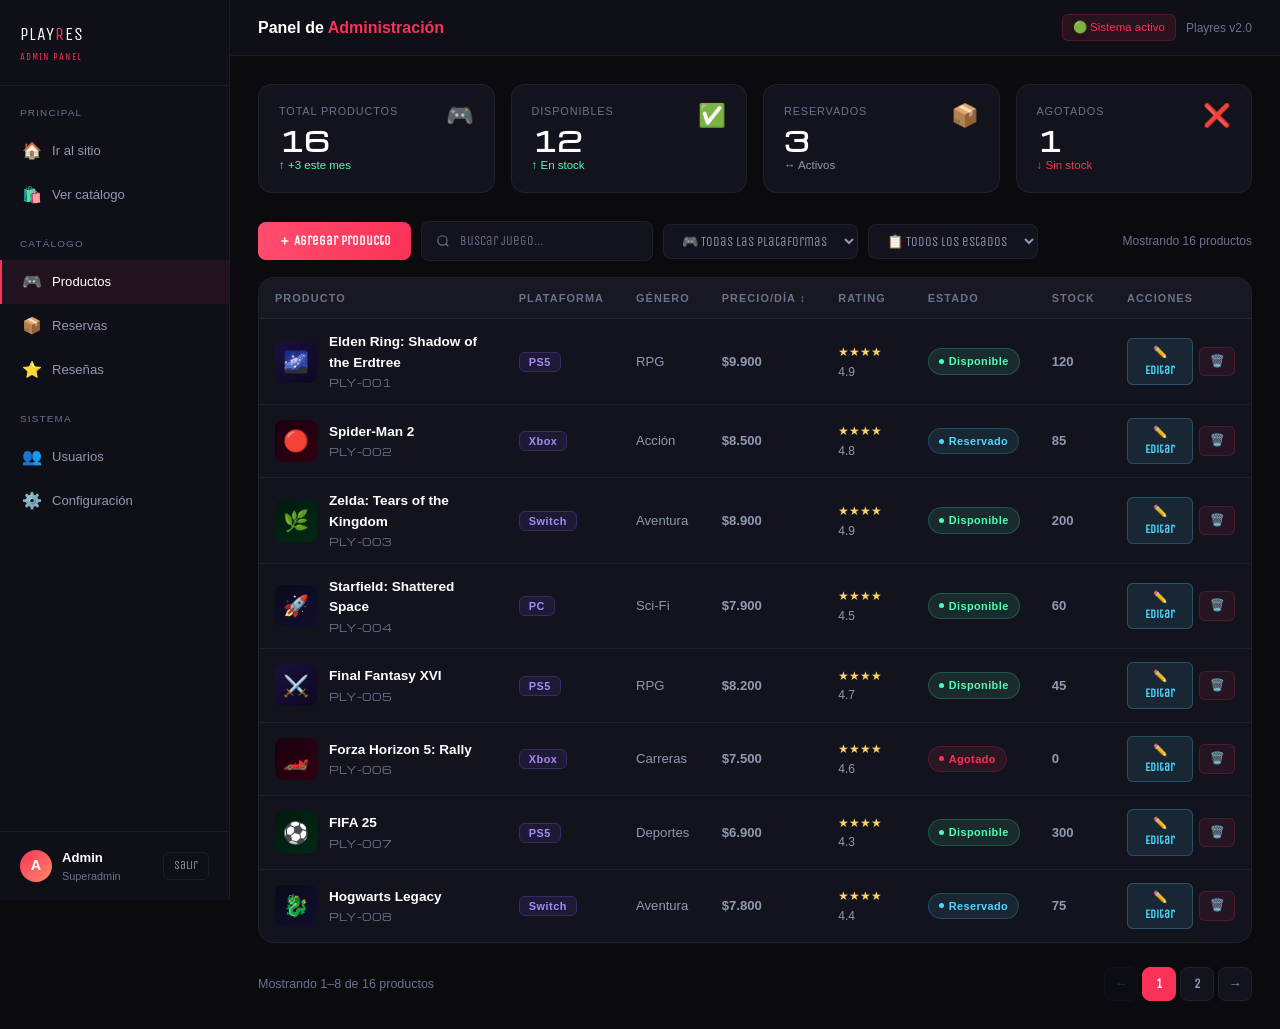
<file: admin.html>
<!DOCTYPE html>
<html lang="es">
<head>
  <meta charset="UTF-8" />
  <meta name="viewport" content="width=device-width, initial-scale=1.0"/>
  <title>Playres — Panel de Administración</title>
  <link href="https://fonts.googleapis.com/css2?family=Michroma&family=Unica+One&display=swap" rel="stylesheet">
  <link href="https://cdn.jsdelivr.net/npm/bootstrap@5.3.3/dist/css/bootstrap.min.css" rel="stylesheet">
  <link rel="stylesheet" href="styles.css">
</head>
<body>

<div class="admin-wrapper">

  <!-- SIDEBAR -->
  <aside class="admin-sidebar">
    <div class="sidebar-brand">
      PLAY<span>R</span>ES
      <span class="sidebar-brand-sub">ADMIN PANEL</span>
    </div>

    <div class="sidebar-label">Principal</div>
    <ul class="sidebar-nav">
      <li><a href="index.html"><span class="nav-icon">🏠</span> Ir al sitio</a></li>
      <li><a href="catalogo.html"><span class="nav-icon">🛍️</span> Ver catálogo</a></li>
    </ul>

    <div class="sidebar-label">Catálogo</div>
    <ul class="sidebar-nav">
      <li><a href="admin.html" class="active"><span class="nav-icon">🎮</span> Productos</a></li>
      <li><a href="#"><span class="nav-icon">📦</span> Reservas</a></li>
      <li><a href="#"><span class="nav-icon">⭐</span> Reseñas</a></li>
    </ul>

    <div class="sidebar-label">Sistema</div>
    <ul class="sidebar-nav">
      <li><a href="#"><span class="nav-icon">👥</span> Usuarios</a></li>
      <li><a href="#"><span class="nav-icon">⚙️</span> Configuración</a></li>
    </ul>

    <div class="sidebar-footer">
      <div class="sidebar-user">
        <div class="sidebar-avatar">A</div>
        <div>
          <div class="sidebar-user-name">Admin</div>
          <div class="sidebar-user-role">Superadmin</div>
        </div>
        <a href="index.html" class="sidebar-exit-btn">Salir</a>
      </div>
    </div>
  </aside>

  <!-- MAIN -->
  <main class="admin-main">

    <!-- Topbar -->
    <div class="admin-topbar">
      <div class="topbar-title">Panel de <span>Administración</span></div>
      <div class="topbar-actions">
        <span class="topbar-badge">🟢 Sistema activo</span>
        <span class="admin-version-label">Playres v2.0</span>
      </div>
    </div>

    <div class="admin-content">

      <!-- Stats -->
      <div class="stats-grid">
        <div class="stat-card">
          <span class="stat-card-icon">🎮</span>
          <div class="stat-card-label">Total productos</div>
          <div class="stat-card-value" id="totalCount">16</div>
          <div class="stat-card-sub up">↑ +3 este mes</div>
        </div>
        <div class="stat-card">
          <span class="stat-card-icon">✅</span>
          <div class="stat-card-label">Disponibles</div>
          <div class="stat-card-value" id="availCount">12</div>
          <div class="stat-card-sub up">↑ En stock</div>
        </div>
        <div class="stat-card">
          <span class="stat-card-icon">📦</span>
          <div class="stat-card-label">Reservados</div>
          <div class="stat-card-value" id="reservedCount">3</div>
          <div class="stat-card-sub">↔ Activos</div>
        </div>
        <div class="stat-card">
          <span class="stat-card-icon">❌</span>
          <div class="stat-card-label">Agotados</div>
          <div class="stat-card-value" id="outCount">1</div>
          <div class="stat-card-sub down">↓ Sin stock</div>
        </div>
      </div>

      <!-- Toolbar -->
      <div class="table-toolbar">
        <div class="table-toolbar-left">
          <button class="btn-add-product" onclick="openAddModal()">＋ Agregar producto</button>
          <div class="admin-search">
            <svg width="14" height="14" fill="none" viewBox="0 0 24 24" stroke="currentColor" stroke-width="2" style="color:var(--muted);flex-shrink:0">
              <circle cx="11" cy="11" r="8"/><path d="m21 21-4.35-4.35"/>
            </svg>
            <input type="text" id="searchInput" placeholder="Buscar juego..." oninput="filterTable()">
          </div>
          <select class="admin-filter-select" id="platformFilter" onchange="filterTable()">
            <option value="">🎮 Todas las plataformas</option>
            <option value="PS5">PlayStation 5</option>
            <option value="Xbox">Xbox Series X</option>
            <option value="Switch">Nintendo Switch</option>
            <option value="PC">PC</option>
          </select>
          <select class="admin-filter-select" id="statusFilter" onchange="filterTable()">
            <option value="">📋 Todos los estados</option>
            <option value="disponible">Disponible</option>
            <option value="reservado">Reservado</option>
            <option value="agotado">Agotado</option>
          </select>
        </div>
        <div class="admin-result-count" id="resultCount">Mostrando 16 productos</div>
      </div>

      <!-- Tabla -->
      <div class="admin-table-wrap">
        <table class="admin-table">
          <thead>
            <tr>
              <th>Producto</th>
              <th>Plataforma</th>
              <th>Género</th>
              <th class="sortable">Precio/día ↕</th>
              <th>Rating</th>
              <th>Estado</th>
              <th>Stock</th>
              <th>Acciones</th>
            </tr>
          </thead>
          <tbody id="tableBody"></tbody>
        </table>
      </div>

      <!-- Paginación -->
      <div class="admin-pagination">
        <div class="pagination-info" id="pagInfo">Mostrando 1–8 de 16 productos</div>
        <div class="pagination-btns">
          <button class="pag-btn" id="prevPage" onclick="changePage(-1)" disabled>←</button>
          <button class="pag-btn active" id="page1" onclick="goPage(1)">1</button>
          <button class="pag-btn" id="page2" onclick="goPage(2)">2</button>
          <button class="pag-btn" id="nextPage" onclick="changePage(1)">→</button>
        </div>
      </div>

    </div>
  </main>
</div>

<!-- MODAL AGREGAR / EDITAR -->
<div class="modal fade modal-playres" id="productModal" tabindex="-1">
  <div class="modal-dialog modal-lg modal-dialog-centered">
    <div class="modal-content">
      <div class="modal-header">
        <h5 class="modal-title" id="modalTitle">➕ Agregar producto</h5>
        <button type="button" class="btn-close" data-bs-dismiss="modal"></button>
      </div>
      <div class="modal-body">
        <input type="hidden" id="editIndex" value="-1">
        <div class="row g-3">
          <div class="col-md-8">
            <label class="form-label-playres">Título del juego</label>
            <input type="text" class="form-control-playres" id="fTitle" placeholder="Ej: Elden Ring">
          </div>
          <div class="col-md-4">
            <label class="form-label-playres">Plataforma</label>
            <select class="form-control-playres" id="fPlatform">
              <option value="PS5">PlayStation 5</option>
              <option value="Xbox">Xbox Series X</option>
              <option value="Switch">Nintendo Switch</option>
              <option value="PC">PC</option>
            </select>
          </div>
          <div class="col-md-4">
            <label class="form-label-playres">Género</label>
            <select class="form-control-playres" id="fGenre">
              <option>RPG</option>
              <option>Acción</option>
              <option>Aventura</option>
              <option>Deportes</option>
              <option>Carreras</option>
              <option>Sci-Fi</option>
              <option>Puzzle</option>
            </select>
          </div>
          <div class="col-md-4">
            <label class="form-label-playres">Precio por día ($)</label>
            <input type="number" class="form-control-playres" id="fPrice" placeholder="9900">
          </div>
          <div class="col-md-4">
            <label class="form-label-playres">Stock disponible</label>
            <input type="number" class="form-control-playres" id="fStock" placeholder="50">
          </div>
          <div class="col-md-4">
            <label class="form-label-playres">Rating (1–5)</label>
            <input type="number" class="form-control-playres" id="fRating" placeholder="4.9" step="0.1" min="1" max="5">
          </div>
          <div class="col-md-4">
            <label class="form-label-playres">Estado</label>
            <select class="form-control-playres" id="fStatus">
              <option value="disponible">Disponible</option>
              <option value="reservado">Reservado</option>
              <option value="agotado">Agotado</option>
            </select>
          </div>
          <div class="col-md-4">
            <label class="form-label-playres">Emoji / Ícono</label>
            <select class="form-control-playres" id="fEmoji">
              <option value="🌌">🌌 Galaxia</option>
              <option value="🔴">🔴 Rojo</option>
              <option value="🌿">🌿 Aventura</option>
              <option value="🚀">🚀 Sci-Fi</option>
              <option value="⚔️">⚔️ Espada</option>
              <option value="🏎️">🏎️ Carrera</option>
              <option value="🐉">🐉 Dragón</option>
              <option value="⚽">⚽ Deportes</option>
            </select>
          </div>
        </div>
      </div>
      <div class="modal-footer">
        <button class="btn-cancel-modal" data-bs-dismiss="modal">Cancelar</button>
        <button class="btn-save-modal" onclick="saveProduct()">Guardar producto</button>
      </div>
    </div>
  </div>
</div>

<!-- MODAL ELIMINAR -->
<div class="modal fade modal-playres" id="deleteModal" tabindex="-1">
  <div class="modal-dialog modal-dialog-centered modal-sm">
    <div class="modal-content">
      <div class="modal-body admin-delete-body">
        <div class="modal-delete-icon">🗑️</div>
        <div class="modal-delete-title">¿Eliminar producto?</div>
        <p class="modal-delete-sub">Vas a eliminar <span class="modal-delete-game-name" id="deleteGameName"></span>. Esta acción no se puede deshacer.</p>
        <div class="admin-delete-actions">
          <button class="btn-cancel-modal" data-bs-dismiss="modal">Cancelar</button>
          <button class="btn-confirm-delete" onclick="confirmDelete()">Sí, eliminar</button>
        </div>
      </div>
    </div>
  </div>
</div>

<!-- TOAST -->
<div class="playres-toast" id="toastEl">
  <span class="toast-icon" id="toastIcon">✅</span>
  <span class="toast-msg" id="toastMsg">Producto guardado</span>
</div>

<script src="https://cdn.jsdelivr.net/npm/bootstrap@5.3.3/dist/js/bootstrap.bundle.min.js"></script>
<script src="juegos.js"></script>
<script src="app.js"></script>
</body>
</html>
</file>
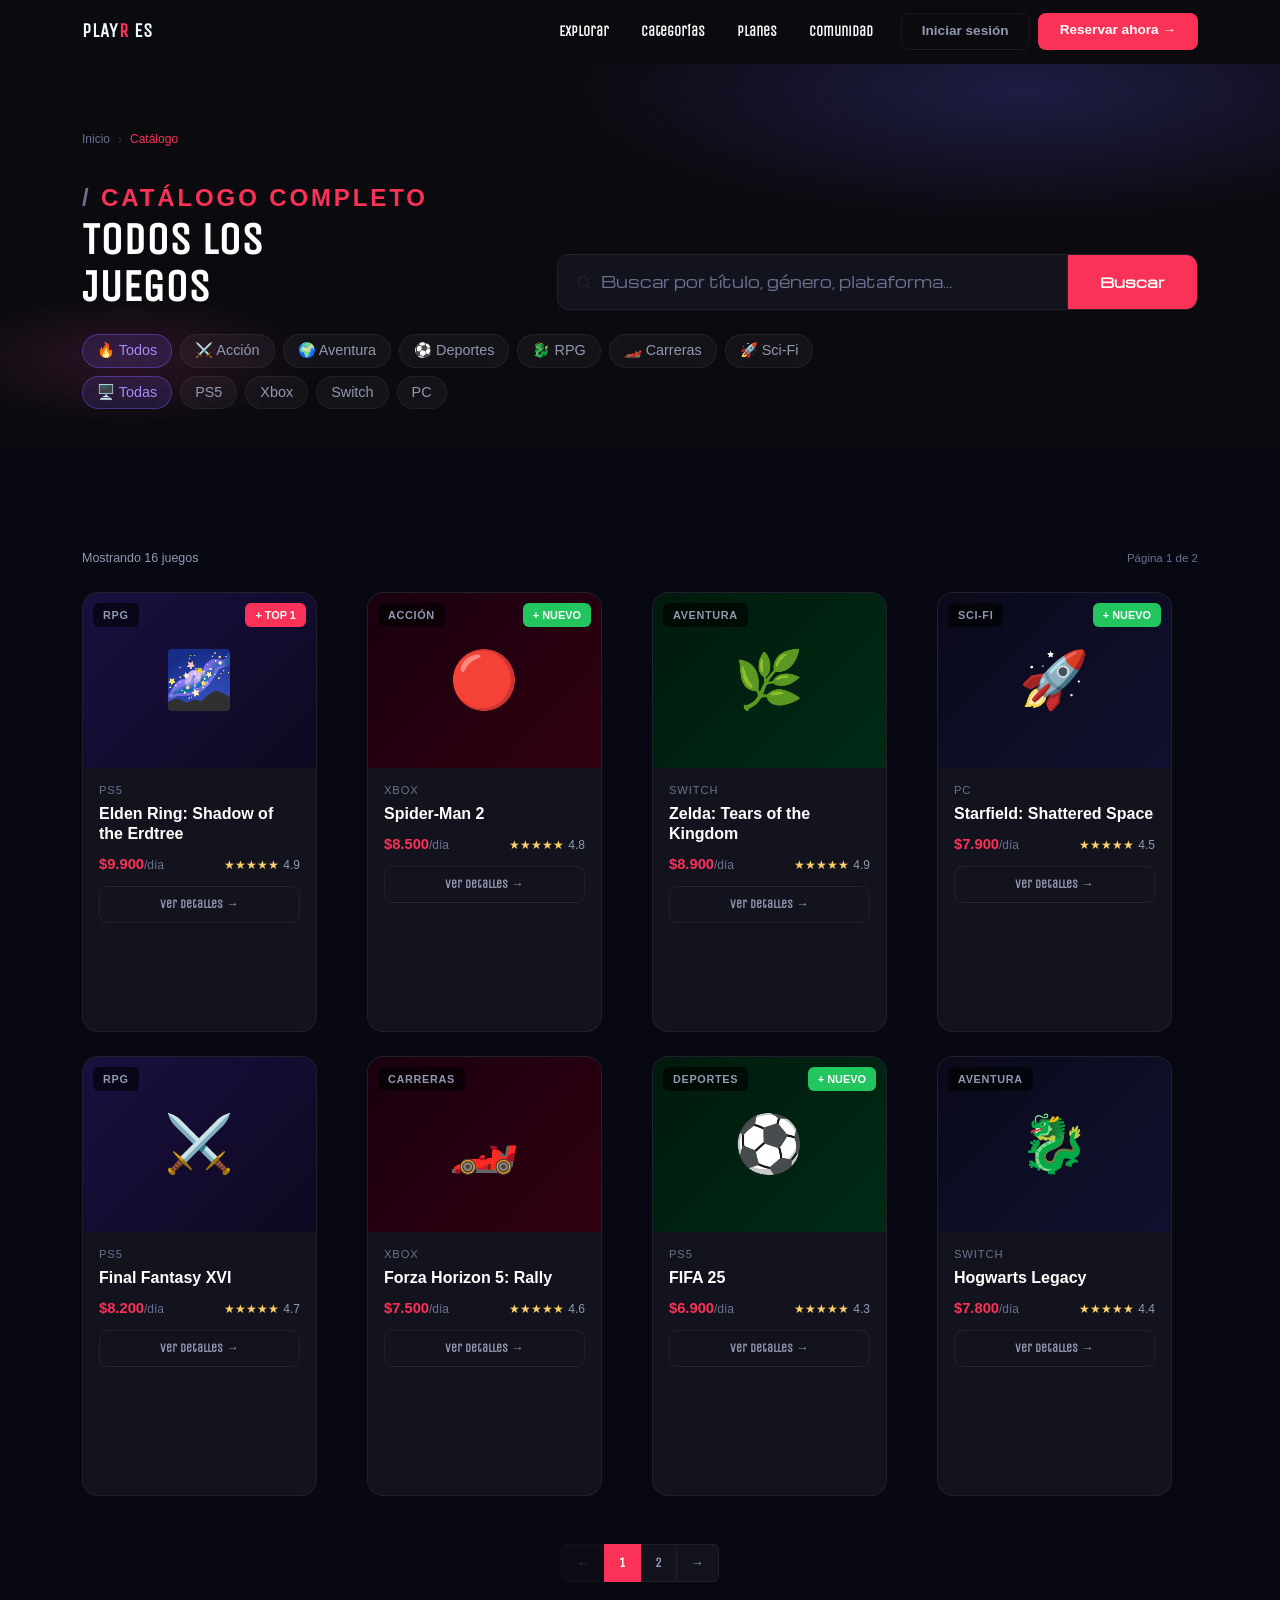
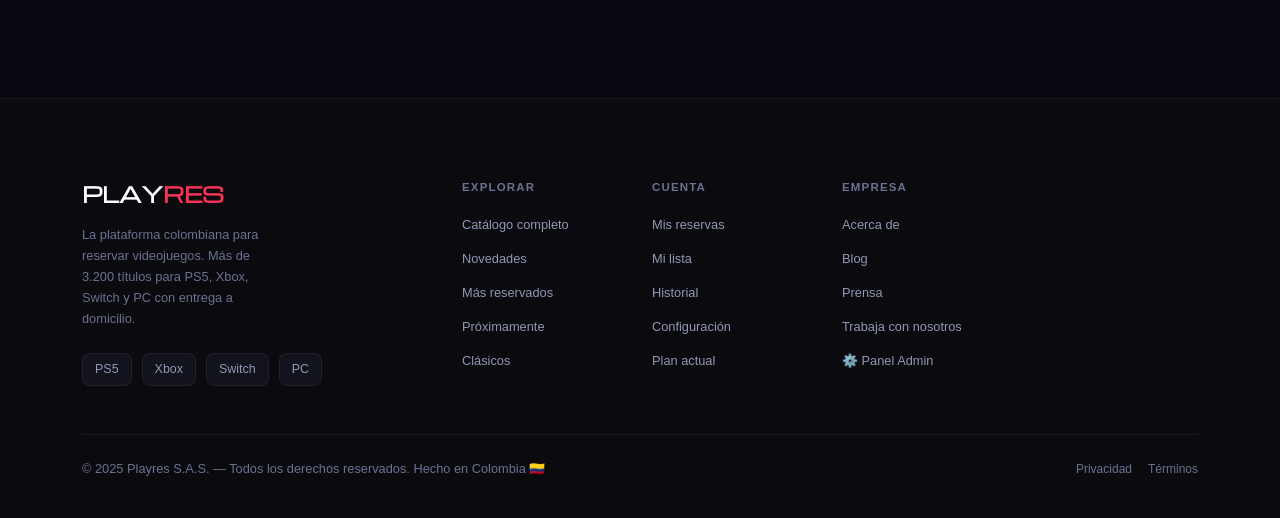
<file: catalogo.html>
<!DOCTYPE html>
<html lang="es">
<head>
  <meta charset="UTF-8" />
  <meta name="viewport" content="width=device-width, initial-scale=1.0"/>
  <title>Playres — Catálogo de Juegos</title>
  <link href="https://fonts.googleapis.com/css2?family=Michroma&family=Unica+One&display=swap" rel="stylesheet">
  <link href="https://cdn.jsdelivr.net/npm/bootstrap@5.3.3/dist/css/bootstrap.min.css" rel="stylesheet">
  <link rel="stylesheet" href="styles.css">
</head>
<body>

  <!-- NAVBAR -->
  <nav class="navbar navbar-expand-lg navbar-playres fixed-top">
    <div class="container-fluid container">
      <a class="navbar-brand fw-bold" href="index.html" style="color:aliceblue;">PLAY<span style="color:var(--red);">R</span> <span style="color:aliceblue;">ES</span></a>
      <button class="navbar-toggler" type="button" data-bs-toggle="collapse" data-bs-target="#navbarNav">
        <span class="navbar-toggler-icon"></span>
      </button>
      <div class="collapse navbar-collapse" id="navbarNav">
        <ul class="navbar-nav ms-auto mb-2 mb-lg-0 gap-lg-2 align-items-center">
          <li class="nav-item"><a class="nav-link" href="catalogo.html">Explorar</a></li>
          <li class="nav-item"><a class="nav-link" href="index.html#categorias">Categorías</a></li>
          <li class="nav-item"><a class="nav-link" href="index.html#planes">Planes</a></li>
          <li class="nav-item"><a class="nav-link" href="index.html#comunidad">Comunidad</a></li>
        </ul>
        <div class="d-flex gap-2 ms-lg-3 mt-3 mt-lg-0">
          <a href="#" class="btn btn-login btn-sm">Iniciar sesión</a>
          <a href="#" class="btn btn-reservar btn-sm">Reservar ahora →</a>
        </div>
      </div>
    </div>
  </nav>

  <!-- HEADER -->
  <section class="catalog-hero">
    <div class="container">

      <div class="breadcrumb-playres">
        <a href="index.html">Inicio</a>
        <span class="sep">›</span>
        <span class="current">Catálogo</span>
      </div>

      <div class="row align-items-end gy-4 mb-4">
        <div class="col-lg-5">
          <span class="section-label">Catálogo completo</span>
          <h1 class="section-title">TODOS LOS<br>JUEGOS</h1>
        </div>
        <div class="col-lg-7">
          <div class="search-box">
            <div class="search-input-wrapper">
              <svg width="16" height="16" fill="none" viewBox="0 0 24 24" stroke="currentColor" stroke-width="2">
                <circle cx="11" cy="11" r="8"/><path d="m21 21-4.35-4.35"/>
              </svg>
              <input type="text" id="searchInput" placeholder="Buscar por título, género, plataforma..." oninput="filterGames()">
            </div>
            <button class="btn-search" onclick="filterGames()">Buscar</button>
          </div>
        </div>
      </div>

      <!-- Filtros género -->
      <div class="filter-tags">
        <span class="filter-tag genre-filter-tag active" onclick="setFilter('genre','',this)">🔥 Todos</span>
        <span class="filter-tag genre-filter-tag" onclick="setFilter('genre','Acción',this)">⚔️ Acción</span>
        <span class="filter-tag genre-filter-tag" onclick="setFilter('genre','Aventura',this)">🌍 Aventura</span>
        <span class="filter-tag genre-filter-tag" onclick="setFilter('genre','Deportes',this)">⚽ Deportes</span>
        <span class="filter-tag genre-filter-tag" onclick="setFilter('genre','RPG',this)">🐉 RPG</span>
        <span class="filter-tag genre-filter-tag" onclick="setFilter('genre','Carreras',this)">🏎️ Carreras</span>
        <span class="filter-tag genre-filter-tag" onclick="setFilter('genre','Sci-Fi',this)">🚀 Sci-Fi</span>
      </div>

      <!-- Filtros plataforma -->
      <div class="filter-tags mt-2">
        <span class="filter-tag platform-filter-tag active" onclick="setFilter('platform','',this)">🖥️ Todas</span>
        <span class="filter-tag platform-filter-tag" onclick="setFilter('platform','PS5',this)">PS5</span>
        <span class="filter-tag platform-filter-tag" onclick="setFilter('platform','Xbox',this)">Xbox</span>
        <span class="filter-tag platform-filter-tag" onclick="setFilter('platform','Switch',this)">Switch</span>
        <span class="filter-tag platform-filter-tag" onclick="setFilter('platform','PC',this)">PC</span>
      </div>

    </div>
  </section>

  <!-- GALERÍA -->
  <section class="catalog-section" id="catalogo">
    <div class="container">

      <div class="catalog-result-bar">
        <span class="catalog-result-count" id="resultCount">Mostrando 16 juegos</span>
        <span class="catalog-result-page" id="pageIndicator">Página 1 de 2</span>
      </div>

      <div class="row g-4" id="gamesGrid"></div>

      <div class="d-flex justify-content-center mt-5">
        <nav>
          <ul class="pagination pagination-playres" id="pagination"></ul>
        </nav>
      </div>

    </div>
  </section>

  <!-- FOOTER -->
  <footer class="footer">
    <div class="container">
      <div class="row gy-4">
        <div class="col-lg-3 col-md-6">
          <div class="footer-logo">PLAY<span>RES</span></div>
          <p class="footer-description">La plataforma colombiana para reservar videojuegos. Más de 3.200 títulos para PS5, Xbox, Switch y PC con entrega a domicilio.</p>
          <div class="footer-platforms">
            <span class="footer-platform-badge">PS5</span>
            <span class="footer-platform-badge">Xbox</span>
            <span class="footer-platform-badge">Switch</span>
            <span class="footer-platform-badge">PC</span>
          </div>
        </div>
        <div class="col-lg-2 col-md-6 offset-lg-1">
          <div class="footer-category-title">Explorar</div>
          <ul class="footer-links">
            <li><a href="catalogo.html">Catálogo completo</a></li>
            <li><a href="#">Novedades</a></li>
            <li><a href="#">Más reservados</a></li>
            <li><a href="#">Próximamente</a></li>
            <li><a href="#">Clásicos</a></li>
          </ul>
        </div>
        <div class="col-lg-2 col-md-6">
          <div class="footer-category-title">Cuenta</div>
          <ul class="footer-links">
            <li><a href="#">Mis reservas</a></li>
            <li><a href="#">Mi lista</a></li>
            <li><a href="#">Historial</a></li>
            <li><a href="#">Configuración</a></li>
            <li><a href="#">Plan actual</a></li>
          </ul>
        </div>
        <div class="col-lg-2 col-md-6">
          <div class="footer-category-title">Empresa</div>
          <ul class="footer-links">
            <li><a href="#">Acerca de</a></li>
            <li><a href="#">Blog</a></li>
            <li><a href="#">Prensa</a></li>
            <li><a href="#">Trabaja con nosotros</a></li>
            <li><a href="admin.html">⚙️ Panel Admin</a></li>
          </ul>
        </div>
      </div>
      <div class="footer-bottom">
        <span class="footer-copyright">© 2025 Playres S.A.S. — Todos los derechos reservados. Hecho en Colombia 🇨🇴</span>
        <div class="footer-bottom-links">
          <a href="#">Privacidad</a>
          <a href="#">Términos</a>
        </div>
      </div>
    </div>
  </footer>

  <script src="https://cdn.jsdelivr.net/npm/bootstrap@5.3.3/dist/js/bootstrap.bundle.min.js"></script>
  <script src="juegos.js"></script>
  <script src="app.js"></script>
</body>
</html>
</file>
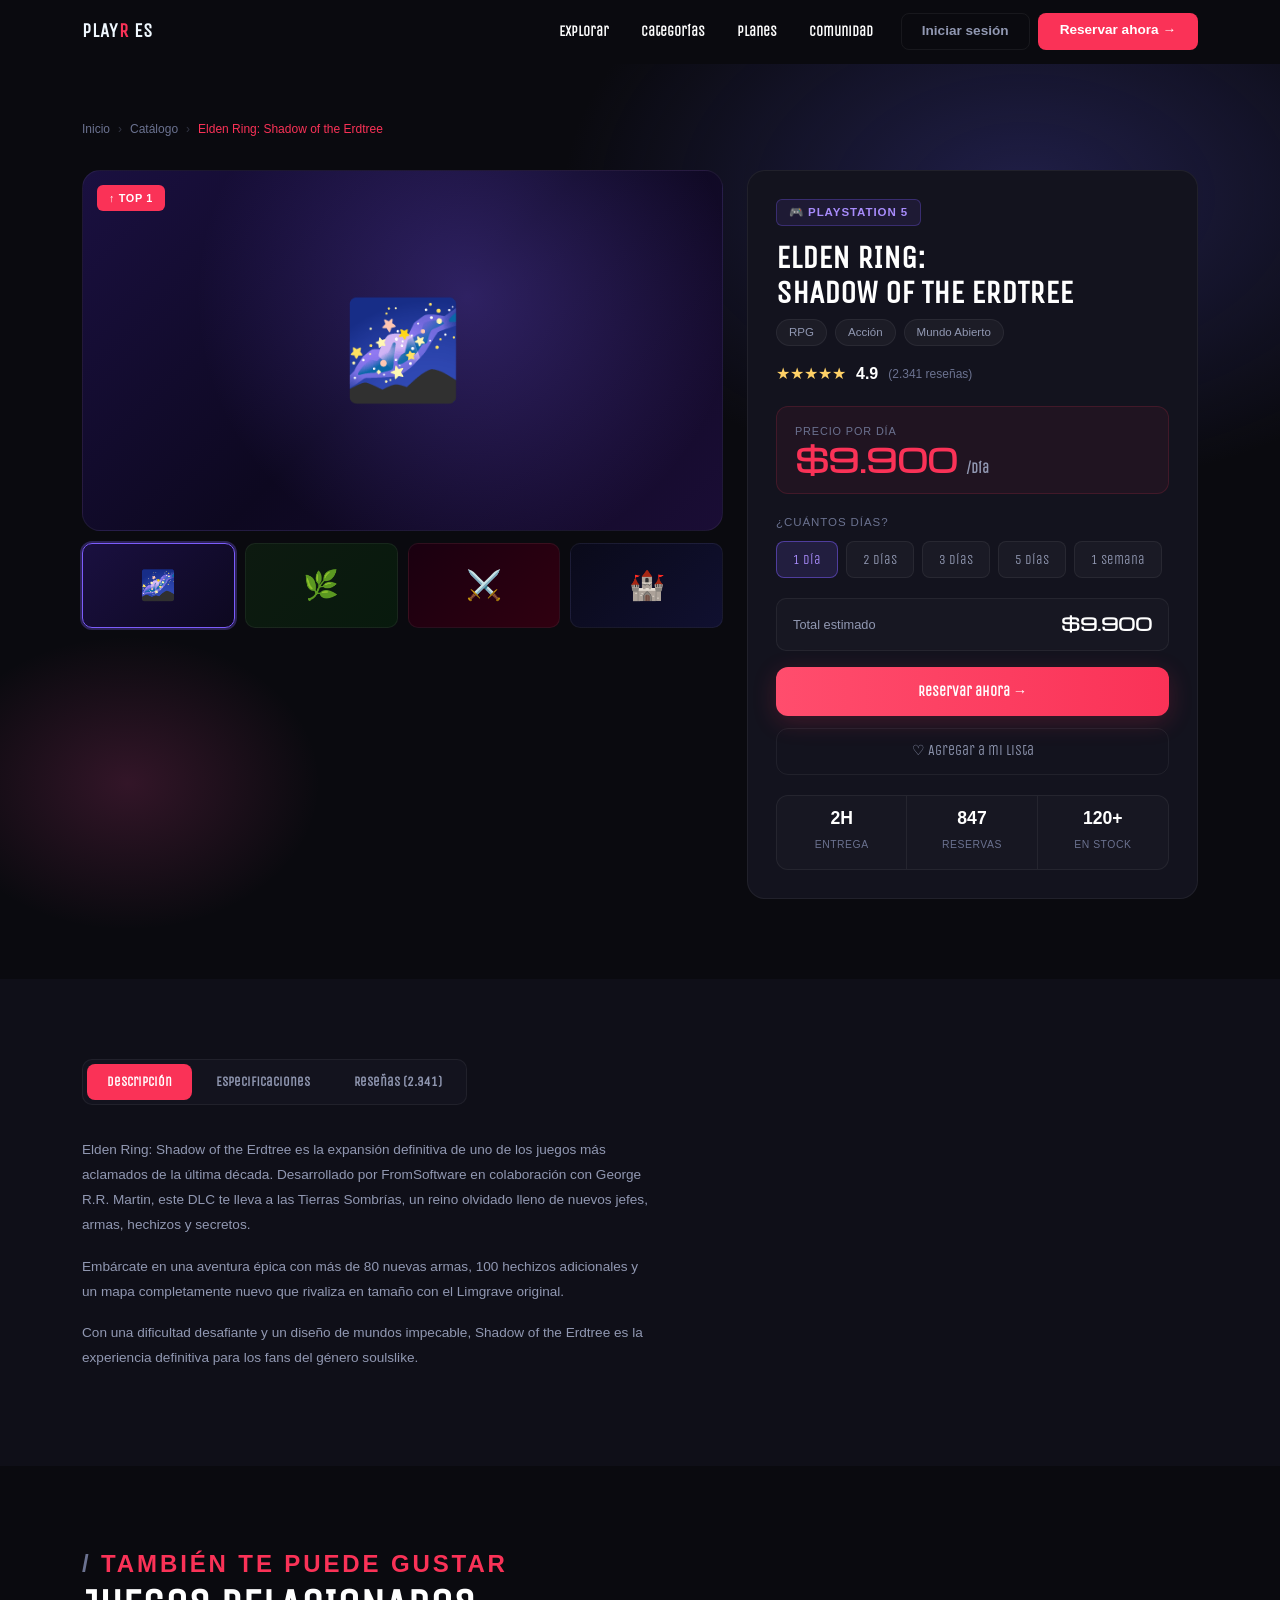
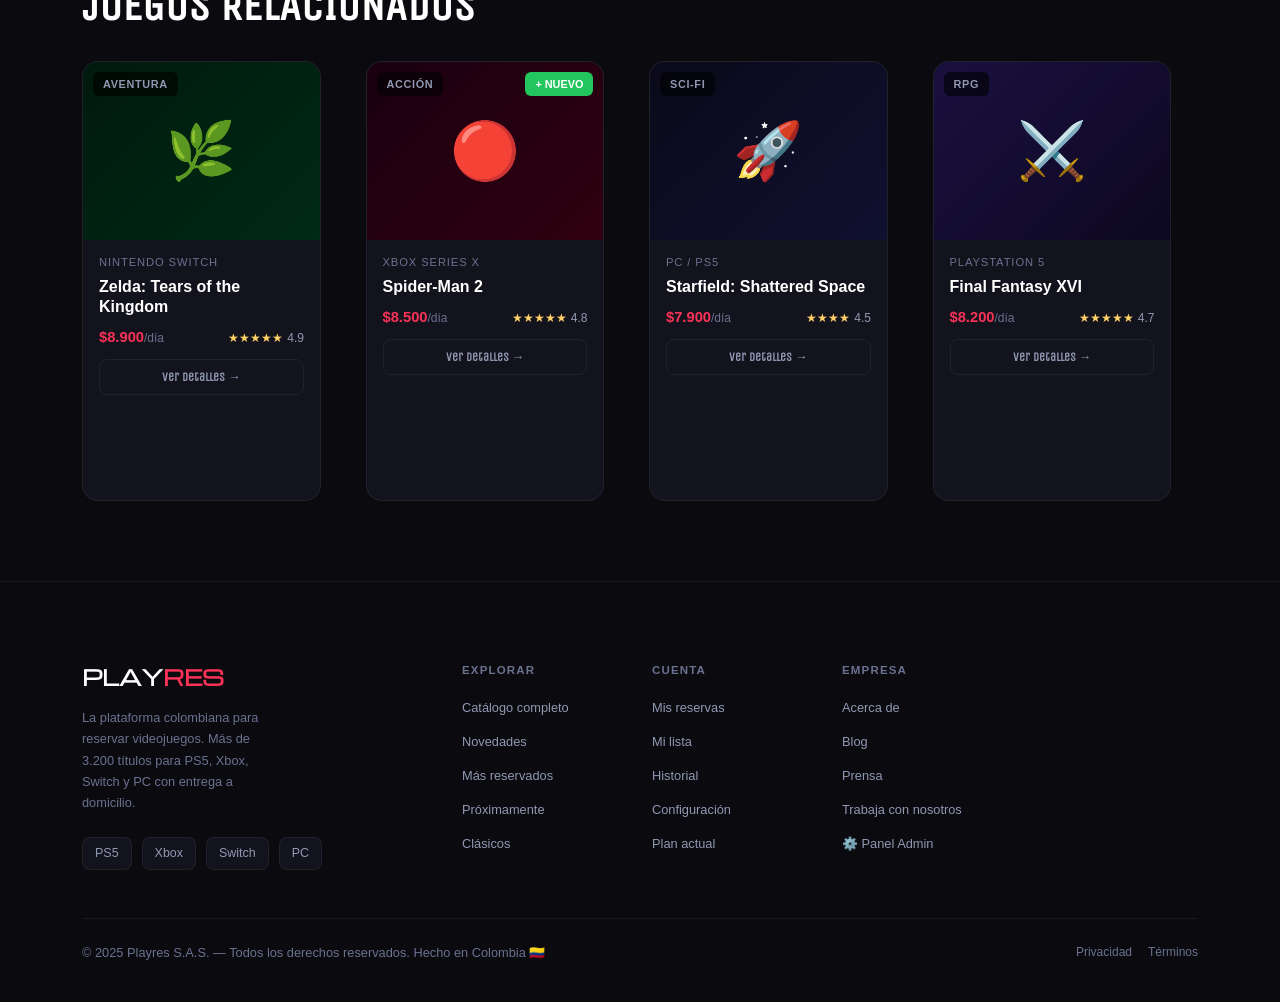
<file: product-detail.html>
<!DOCTYPE html>
<html lang="es">
<head>
  <meta charset="UTF-8" />
  <meta name="viewport" content="width=device-width, initial-scale=1.0"/>
  <title>Playres — Detalle del Juego</title>
  <link href="https://fonts.googleapis.com/css2?family=Michroma&family=Unica+One&display=swap" rel="stylesheet">
  <link href="https://cdn.jsdelivr.net/npm/bootstrap@5.3.3/dist/css/bootstrap.min.css" rel="stylesheet">
  <link rel="stylesheet" href="styles.css">
</head>
<body>

  <!-- NAVBAR -->
  <nav class="navbar navbar-expand-lg navbar-playres fixed-top">
    <div class="container-fluid container">
      <a class="navbar-brand fw-bold" href="index.html" style="color:aliceblue;">PLAY<span style="color:var(--red);">R</span> <span style="color:aliceblue;">ES</span></a>
      <button class="navbar-toggler" type="button" data-bs-toggle="collapse" data-bs-target="#navbarNav">
        <span class="navbar-toggler-icon"></span>
      </button>
      <div class="collapse navbar-collapse" id="navbarNav">
        <ul class="navbar-nav ms-auto mb-2 mb-lg-0 gap-lg-2 align-items-center">
          <li class="nav-item"><a class="nav-link" href="catalogo.html">Explorar</a></li>
          <li class="nav-item"><a class="nav-link" href="index.html#categorias">Categorías</a></li>
          <li class="nav-item"><a class="nav-link" href="index.html#planes">Planes</a></li>
          <li class="nav-item"><a class="nav-link" href="index.html#comunidad">Comunidad</a></li>
        </ul>
        <div class="d-flex gap-2 ms-lg-3 mt-3 mt-lg-0">
          <a href="#" class="btn btn-login btn-sm">Iniciar sesión</a>
          <a href="#" class="btn btn-reservar btn-sm">Reservar ahora →</a>
        </div>
      </div>
    </div>
  </nav>

  <!-- HERO DETALLE -->
  <section class="detail-hero">
    <div class="container">

      <div class="breadcrumb-playres">
        <a href="index.html">Inicio</a>
        <span class="sep">›</span>
        <a href="catalogo.html">Catálogo</a>
        <span class="sep">›</span>
        <span class="current">Elden Ring: Shadow of the Erdtree</span>
      </div>

      <div class="row gy-4">

        <!-- Galería -->
        <div class="col-lg-7">
          <div class="gallery-main" id="galleryMain">
            <span class="gallery-badge">↑ TOP 1</span>
            <span id="galleryEmoji" style="position:relative;z-index:1;">🌌</span>
          </div>
          <div class="gallery-thumbs">
            <div class="gallery-thumb gallery-thumb-bg1 active" onclick="changeGallery(this,'🌌','#1a1040','#0d0820')">🌌</div>
            <div class="gallery-thumb gallery-thumb-bg2" onclick="changeGallery(this,'🌿','#0d1a10','#081a0d')">🌿</div>
            <div class="gallery-thumb gallery-thumb-bg3" onclick="changeGallery(this,'⚔️','#1a0010','#300010')">⚔️</div>
            <div class="gallery-thumb gallery-thumb-bg4" onclick="changeGallery(this,'🏰','#0a0a1a','#101030')">🏰</div>
          </div>
        </div>

        <!-- Info -->
        <div class="col-lg-5">
          <div class="detail-info">

            <div class="platform-badge-detail">🎮 PlayStation 5</div>
            <h1 class="detail-title">Elden Ring:<br>Shadow of the Erdtree</h1>

            <div class="detail-genre-row">
              <span class="genre-tag">RPG</span>
              <span class="genre-tag">Acción</span>
              <span class="genre-tag">Mundo Abierto</span>
            </div>

            <div class="detail-rating">
              <span class="detail-stars">★★★★★</span>
              <span class="detail-rating-num">4.9</span>
              <span class="detail-rating-count">(2.341 reseñas)</span>
            </div>

            <div class="detail-price-box">
              <div class="detail-price-label">Precio por día</div>
              <div class="detail-price-amount">$9.900 <span>/día</span></div>
            </div>

            <div class="days-label">¿Cuántos días?</div>
            <div class="days-selector">
              <button class="day-btn active" onclick="selectDays(this,1)">1 día</button>
              <button class="day-btn" onclick="selectDays(this,2)">2 días</button>
              <button class="day-btn" onclick="selectDays(this,3)">3 días</button>
              <button class="day-btn" onclick="selectDays(this,5)">5 días</button>
              <button class="day-btn" onclick="selectDays(this,7)">1 semana</button>
            </div>

            <div class="detail-total">
              <span class="detail-total-label">Total estimado</span>
              <span class="detail-total-value" id="totalDisplay">$9.900</span>
            </div>

            <a href="#" class="btn-reservar-detail">Reservar ahora →</a>
            <a href="#" class="btn-wishlist">♡ Agregar a mi lista</a>

            <div class="detail-meta-row">
              <div class="detail-meta-item">
                <span class="detail-meta-value">2H</span>
                <span class="detail-meta-label">Entrega</span>
              </div>
              <div class="detail-meta-item">
                <span class="detail-meta-value">847</span>
                <span class="detail-meta-label">Reservas</span>
              </div>
              <div class="detail-meta-item">
                <span class="detail-meta-value">120+</span>
                <span class="detail-meta-label">En stock</span>
              </div>
            </div>

          </div>
        </div>
      </div>
    </div>
  </section>

  <!-- TABS -->
  <section class="detail-section">
    <div class="container">

      <div class="detail-tabs">
        <button class="detail-tab active" onclick="switchTab(this,'tab-desc')">Descripción</button>
        <button class="detail-tab" onclick="switchTab(this,'tab-specs')">Especificaciones</button>
        <button class="detail-tab" onclick="switchTab(this,'tab-reviews')">Reseñas (2.341)</button>
      </div>

      <div class="tab-content-playres active" id="tab-desc">
        <div class="detail-description">
          <p>Elden Ring: Shadow of the Erdtree es la expansión definitiva de uno de los juegos más aclamados de la última década. Desarrollado por FromSoftware en colaboración con George R.R. Martin, este DLC te lleva a las Tierras Sombrías, un reino olvidado lleno de nuevos jefes, armas, hechizos y secretos.</p>
          <p>Embárcate en una aventura épica con más de 80 nuevas armas, 100 hechizos adicionales y un mapa completamente nuevo que rivaliza en tamaño con el Limgrave original.</p>
          <p>Con una dificultad desafiante y un diseño de mundos impecable, Shadow of the Erdtree es la experiencia definitiva para los fans del género soulslike.</p>
        </div>
      </div>

      <div class="tab-content-playres" id="tab-specs">
        <table class="specs-table">
          <tr><td>Desarrollador</td><td>FromSoftware</td></tr>
          <tr><td>Editor</td><td>Bandai Namco Entertainment</td></tr>
          <tr><td>Plataforma</td><td>PlayStation 5</td></tr>
          <tr><td>Género</td><td>RPG / Acción / Mundo Abierto</td></tr>
          <tr><td>Jugadores</td><td>1–4 (online cooperativo)</td></tr>
          <tr><td>Idioma</td><td>Español / Inglés / + 10 idiomas</td></tr>
          <tr><td>Año</td><td>2024</td></tr>
          <tr><td>Clasificación</td><td>+18</td></tr>
          <tr><td>Espacio requerido</td><td>60 GB</td></tr>
          <tr><td>Resolución</td><td>Hasta 4K / 60fps</td></tr>
        </table>
      </div>

      <div class="tab-content-playres" id="tab-reviews">
        <div class="reviews-grid">
          <div class="review-card">
            <div class="review-stars">★★★★★</div>
            <p class="review-text">"El mejor DLC que he jugado en años. La cantidad de contenido es brutal y el jefe final es espectacular."</p>
            <div class="review-author">
              <div class="review-avatar" style="background:linear-gradient(135deg,#fa3257,#ff8c69);">C</div>
              <div><div class="review-name">Carlos M.</div><div class="review-meta">Pro Gamer · Bogotá</div></div>
            </div>
          </div>
          <div class="review-card">
            <div class="review-stars">★★★★★</div>
            <p class="review-text">"Una maravilla. Gráficos increíbles en PS5. Playres entregó súper rápido, en menos de 2 horas."</p>
            <div class="review-author">
              <div class="review-avatar" style="background:linear-gradient(135deg,#7c5cfc,#b45cf6);">A</div>
              <div><div class="review-name">Andrés V.</div><div class="review-meta">Pro Gamer · Cali</div></div>
            </div>
          </div>
          <div class="review-card">
            <div class="review-stars">★★★★☆</div>
            <p class="review-text">"Muy buen juego, aunque es bastante difícil. El servicio de Playres es excelente."</p>
            <div class="review-author">
              <div class="review-avatar" style="background:linear-gradient(135deg,#22c55e,#16a34a);">M</div>
              <div><div class="review-name">Marcela R.</div><div class="review-meta">Plan Familia · Medellín</div></div>
            </div>
          </div>
          <div class="review-card">
            <div class="review-stars">★★★★★</div>
            <p class="review-text">"Increíble experiencia. Reservé el viernes, llegó en 1h45 y lo devolví el lunes sin ningún problema."</p>
            <div class="review-author">
              <div class="review-avatar" style="background:linear-gradient(135deg,#fa3257,#ff8c69);">J</div>
              <div><div class="review-name">Juan P.</div><div class="review-meta">Casual · Barranquilla</div></div>
            </div>
          </div>
        </div>
      </div>

    </div>
  </section>

  <!-- RELACIONADOS -->
  <section class="related-section">
    <div class="container">
      <span class="section-label">También te puede gustar</span>
      <h2 class="section-title">JUEGOS RELACIONADOS</h2>
      <div class="related-grid">
        <div class="game-card">
          <a href="product-detail.html" class="catalog-card-link">
            <div class="game-thumbnail game-thumb-green">
              <div class="game-tags"><span class="game-tag">Aventura</span></div>🌿
            </div>
          </a>
          <div class="game-card-info">
            <div class="game-platform">Nintendo Switch</div>
            <h3 class="game-title-catalog">Zelda: Tears of the Kingdom</h3>
            <div class="game-bottom">
              <div class="game-price">$8.900<span>/día</span></div>
              <div><span class="game-stars">★★★★★</span><span class="game-rating">4.9</span></div>
            </div>
            <a href="product-detail.html" class="catalog-btn-ver">Ver detalles →</a>
          </div>
        </div>
        <div class="game-card">
          <a href="product-detail.html" class="catalog-card-link">
            <div class="game-thumbnail game-thumb-red">
              <div class="game-tags"><span class="game-tag">Acción</span><span class="game-tag-new">+ NUEVO</span></div>🔴
            </div>
          </a>
          <div class="game-card-info">
            <div class="game-platform">Xbox Series X</div>
            <h3 class="game-title-catalog">Spider-Man 2</h3>
            <div class="game-bottom">
              <div class="game-price">$8.500<span>/día</span></div>
              <div><span class="game-stars">★★★★★</span><span class="game-rating">4.8</span></div>
            </div>
            <a href="product-detail.html" class="catalog-btn-ver">Ver detalles →</a>
          </div>
        </div>
        <div class="game-card">
          <a href="product-detail.html" class="catalog-card-link">
            <div class="game-thumbnail game-thumb-blue">
              <div class="game-tags"><span class="game-tag">Sci-Fi</span></div>🚀
            </div>
          </a>
          <div class="game-card-info">
            <div class="game-platform">PC / PS5</div>
            <h3 class="game-title-catalog">Starfield: Shattered Space</h3>
            <div class="game-bottom">
              <div class="game-price">$7.900<span>/día</span></div>
              <div><span class="game-stars">★★★★</span><span class="game-rating">4.5</span></div>
            </div>
            <a href="product-detail.html" class="catalog-btn-ver">Ver detalles →</a>
          </div>
        </div>
        <div class="game-card">
          <a href="product-detail.html" class="catalog-card-link">
            <div class="game-thumbnail game-thumb-purple">
              <div class="game-tags"><span class="game-tag">RPG</span></div>⚔️
            </div>
          </a>
          <div class="game-card-info">
            <div class="game-platform">PlayStation 5</div>
            <h3 class="game-title-catalog">Final Fantasy XVI</h3>
            <div class="game-bottom">
              <div class="game-price">$8.200<span>/día</span></div>
              <div><span class="game-stars">★★★★★</span><span class="game-rating">4.7</span></div>
            </div>
            <a href="product-detail.html" class="catalog-btn-ver">Ver detalles →</a>
          </div>
        </div>
      </div>
    </div>
  </section>

  <!-- FOOTER -->
  <footer class="footer">
    <div class="container">
      <div class="row gy-4">
        <div class="col-lg-3 col-md-6">
          <div class="footer-logo">PLAY<span>RES</span></div>
          <p class="footer-description">La plataforma colombiana para reservar videojuegos. Más de 3.200 títulos para PS5, Xbox, Switch y PC con entrega a domicilio.</p>
          <div class="footer-platforms">
            <span class="footer-platform-badge">PS5</span>
            <span class="footer-platform-badge">Xbox</span>
            <span class="footer-platform-badge">Switch</span>
            <span class="footer-platform-badge">PC</span>
          </div>
        </div>
        <div class="col-lg-2 col-md-6 offset-lg-1">
          <div class="footer-category-title">Explorar</div>
          <ul class="footer-links">
            <li><a href="catalogo.html">Catálogo completo</a></li>
            <li><a href="#">Novedades</a></li>
            <li><a href="#">Más reservados</a></li>
            <li><a href="#">Próximamente</a></li>
            <li><a href="#">Clásicos</a></li>
          </ul>
        </div>
        <div class="col-lg-2 col-md-6">
          <div class="footer-category-title">Cuenta</div>
          <ul class="footer-links">
            <li><a href="#">Mis reservas</a></li>
            <li><a href="#">Mi lista</a></li>
            <li><a href="#">Historial</a></li>
            <li><a href="#">Configuración</a></li>
            <li><a href="#">Plan actual</a></li>
          </ul>
        </div>
        <div class="col-lg-2 col-md-6">
          <div class="footer-category-title">Empresa</div>
          <ul class="footer-links">
            <li><a href="#">Acerca de</a></li>
            <li><a href="#">Blog</a></li>
            <li><a href="#">Prensa</a></li>
            <li><a href="#">Trabaja con nosotros</a></li>
            <li><a href="admin.html">⚙️ Panel Admin</a></li>
          </ul>
        </div>
      </div>
      <div class="footer-bottom">
        <span class="footer-copyright">© 2025 Playres S.A.S. — Todos los derechos reservados. Hecho en Colombia 🇨🇴</span>
        <div class="footer-bottom-links">
          <a href="#">Privacidad</a>
          <a href="#">Términos</a>
        </div>
      </div>
    </div>
  </footer>

  <script src="https://cdn.jsdelivr.net/npm/bootstrap@5.3.3/dist/js/bootstrap.bundle.min.js"></script>
  <script src="juegos.js"></script>
  <script src="app.js"></script>
</body>
</html>
</file>
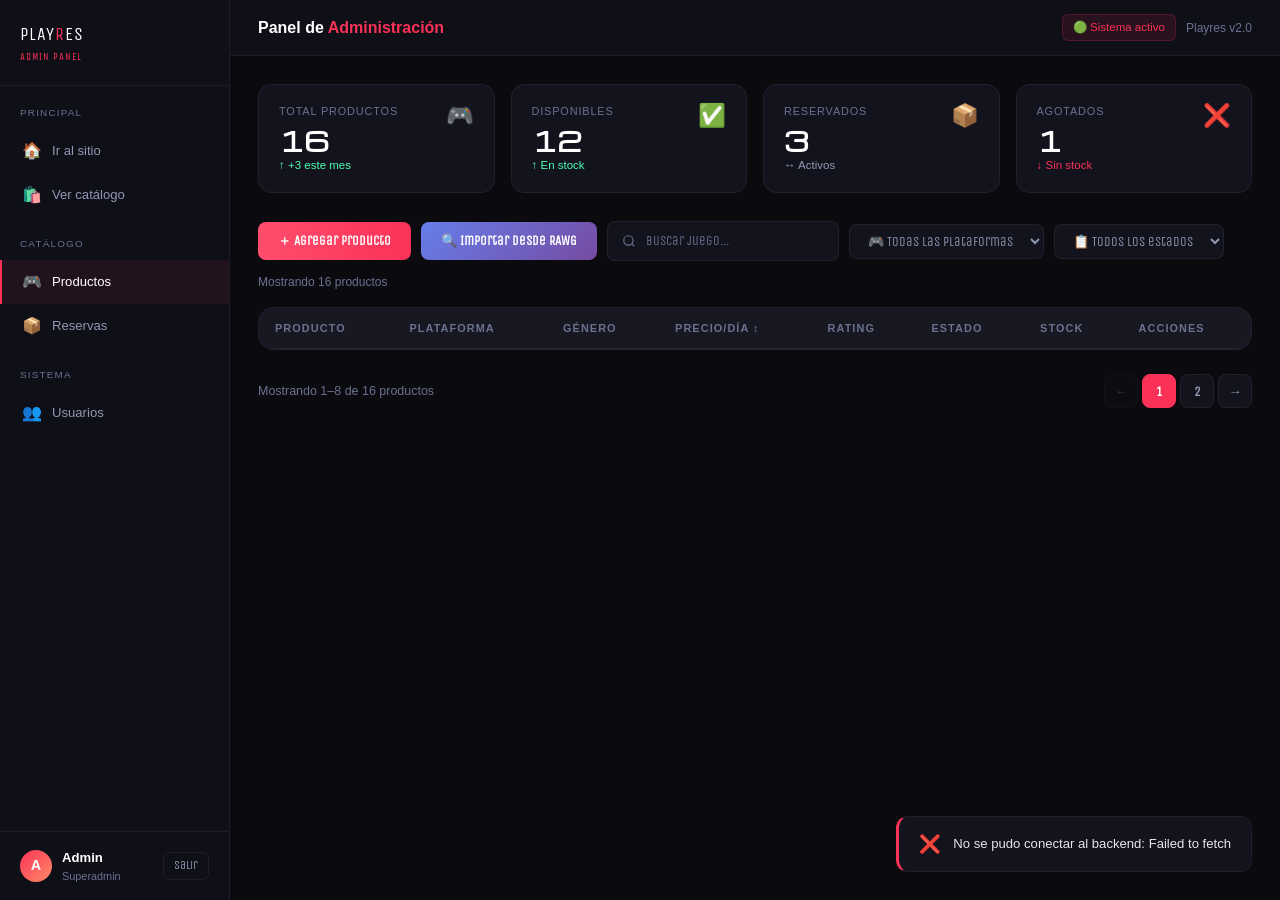
<file: frontend/admin.html>
<!doctype html>
<html lang="es">
  <head>
    <meta charset="UTF-8" />
    <meta name="viewport" content="width=device-width, initial-scale=1.0" />
    <title>Playres — Panel de Administración</title>
    <link
      href="https://fonts.googleapis.com/css2?family=Michroma&family=Unica+One&display=swap"
      rel="stylesheet"
    />
    <link
      href="https://cdn.jsdelivr.net/npm/bootstrap@5.3.3/dist/css/bootstrap.min.css"
      rel="stylesheet"
    />
    <link rel="stylesheet" href="css/styles.css" />
  </head>
  <body>
    <div class="admin-wrapper">
      <!-- SIDEBAR -->
      <aside class="admin-sidebar">
        <div class="sidebar-brand">
          PLAY<span>R</span>ES
          <span class="sidebar-brand-sub">ADMIN PANEL</span>
        </div>

        <div class="sidebar-label">Principal</div>
        <ul class="sidebar-nav">
          <li>
            <a href="index.html"
              ><span class="nav-icon">🏠</span> Ir al sitio</a
            >
          </li>
          <li>
            <a href="catalogo.html"
              ><span class="nav-icon">🛍️</span> Ver catálogo</a
            >
          </li>
        </ul>

        <div class="sidebar-label">Catálogo</div>
        <ul class="sidebar-nav">
          <li>
            <a href="admin.html" class="active"
              ><span class="nav-icon">🎮</span> Productos</a
            >
          </li>
          <li>
            <a href="#"><span class="nav-icon">📦</span> Reservas</a>
          </li>
        </ul>

        <div class="sidebar-label">Sistema</div>
        <ul class="sidebar-nav">
          <li>
            <a href="#"><span class="nav-icon">👥</span> Usuarios</a>
          </li>
        </ul>

        <div class="sidebar-footer">
          <div class="sidebar-user">
            <div class="sidebar-avatar">A</div>
            <div>
              <div class="sidebar-user-name">Admin</div>
              <div class="sidebar-user-role">Superadmin</div>
            </div>
            <a href="index.html" class="sidebar-exit-btn">Salir</a>
          </div>
        </div>
      </aside>

      <!-- MAIN -->
      <main class="admin-main">
        <!-- Topbar -->
        <div class="admin-topbar">
          <div class="topbar-title">Panel de <span>Administración</span></div>
          <div class="topbar-actions">
            <span class="topbar-badge">🟢 Sistema activo</span>
            <span class="admin-version-label">Playres v2.0</span>
          </div>
        </div>

        <div class="admin-content">
          <!-- Stats -->
          <div class="stats-grid">
            <div class="stat-card">
              <span class="stat-card-icon">🎮</span>
              <div class="stat-card-label">Total productos</div>
              <div class="stat-card-value" id="totalCount">16</div>
              <div class="stat-card-sub up">↑ +3 este mes</div>
            </div>
            <div class="stat-card">
              <span class="stat-card-icon">✅</span>
              <div class="stat-card-label">Disponibles</div>
              <div class="stat-card-value" id="availCount">12</div>
              <div class="stat-card-sub up">↑ En stock</div>
            </div>
            <div class="stat-card">
              <span class="stat-card-icon">📦</span>
              <div class="stat-card-label">Reservados</div>
              <div class="stat-card-value" id="reservedCount">3</div>
              <div class="stat-card-sub">↔ Activos</div>
            </div>
            <div class="stat-card">
              <span class="stat-card-icon">❌</span>
              <div class="stat-card-label">Agotados</div>
              <div class="stat-card-value" id="outCount">1</div>
              <div class="stat-card-sub down">↓ Sin stock</div>
            </div>
          </div>

          <!-- Toolbar -->
          <div class="table-toolbar">
            <div class="table-toolbar-left">
              <button class="btn-add-product" onclick="openAddModal()">
                ＋ Agregar producto
              </button>
              <button
                class="btn-add-product"
                onclick="openImportModal()"
                style="
                  background: linear-gradient(135deg, #667eea 0%, #764ba2 100%);
                "
              >
                🔍 Importar desde RAWG
              </button>
              <div class="admin-search">
                <svg
                  width="14"
                  height="14"
                  fill="none"
                  viewBox="0 0 24 24"
                  stroke="currentColor"
                  stroke-width="2"
                  style="color: var(--muted); flex-shrink: 0"
                >
                  <circle cx="11" cy="11" r="8" />
                  <path d="m21 21-4.35-4.35" />
                </svg>
                <input
                  type="text"
                  id="searchInput"
                  placeholder="Buscar juego..."
                  oninput="filterTable()"
                />
              </div>
              <select
                class="admin-filter-select"
                id="platformFilter"
                onchange="filterTable()"
              >
                <option value="">🎮 Todas las plataformas</option>
                <option value="PS5">PlayStation 5</option>
                <option value="Xbox">Xbox Series X</option>
                <option value="Switch">Nintendo Switch</option>
                <option value="PC">PC</option>
              </select>
              <select
                class="admin-filter-select"
                id="statusFilter"
                onchange="filterTable()"
              >
                <option value="">📋 Todos los estados</option>
                <option value="disponible">Disponible</option>
                <option value="reservado">Reservado</option>
                <option value="agotado">Agotado</option>
              </select>
            </div>
            <div class="admin-result-count" id="resultCount">
              Mostrando 16 productos
            </div>
          </div>

          <!-- Tabla -->
          <div class="admin-table-wrap">
            <table class="admin-table">
              <thead>
                <tr>
                  <th>Producto</th>
                  <th>Plataforma</th>
                  <th>Género</th>
                  <th class="sortable">Precio/día ↕</th>
                  <th>Rating</th>
                  <th>Estado</th>
                  <th>Stock</th>
                  <th>Acciones</th>
                </tr>
              </thead>
              <tbody id="tableBody"></tbody>
            </table>
          </div>

          <!-- Paginación -->
          <div class="admin-pagination">
            <div class="pagination-info" id="pagInfo">
              Mostrando 1–8 de 16 productos
            </div>
            <div class="pagination-btns">
              <button
                class="pag-btn"
                id="prevPage"
                onclick="changePage(-1)"
                disabled
              >
                ←
              </button>
              <button class="pag-btn active" id="page1" onclick="goPage(1)">
                1
              </button>
              <button class="pag-btn" id="page2" onclick="goPage(2)">2</button>
              <button class="pag-btn" id="nextPage" onclick="changePage(1)">
                →
              </button>
            </div>
          </div>
        </div>
      </main>
    </div>

    <!-- MODAL AGREGAR / EDITAR -->
    <div class="modal fade modal-playres" id="productModal" tabindex="-1">
      <div class="modal-dialog modal-lg modal-dialog-centered">
        <div class="modal-content">
          <div class="modal-header">
            <h5 class="modal-title" id="modalTitle">➕ Agregar producto</h5>
            <button
              type="button"
              class="btn-close"
              data-bs-dismiss="modal"
            ></button>
          </div>
          <div class="modal-body">
            <input type="hidden" id="editIndex" value="-1" />
            <div class="row g-3">
              <div class="col-md-8">
                <label class="form-label-playres">Título del juego</label>
                <input
                  type="text"
                  class="form-control-playres"
                  id="fTitle"
                  placeholder="Ej: Elden Ring"
                />
              </div>
              <div class="col-md-4">
                <label class="form-label-playres">Plataforma</label>
                <select class="form-control-playres" id="fPlatform">
                  <option value="PS5">PlayStation 5</option>
                  <option value="Xbox">Xbox Series X</option>
                  <option value="Switch">Nintendo Switch</option>
                  <option value="PC">PC</option>
                </select>
              </div>
              <div class="col-md-4">
                <label class="form-label-playres">Género</label>
                <select class="form-control-playres" id="fGenre">
                  <option>RPG</option>
                  <option>Acción</option>
                  <option>Aventura</option>
                  <option>Deportes</option>
                  <option>Carreras</option>
                  <option>Sci-Fi</option>
                  <option>Puzzle</option>
                </select>
              </div>
              <div class="col-md-4">
                <label class="form-label-playres">Precio por día ($)</label>
                <input
                  type="number"
                  class="form-control-playres"
                  id="fPrice"
                  placeholder="9900"
                />
              </div>
              <div class="col-md-4">
                <label class="form-label-playres">Stock disponible</label>
                <input
                  type="number"
                  class="form-control-playres"
                  id="fStock"
                  placeholder="50"
                />
              </div>
              <div class="col-md-4">
                <label class="form-label-playres">Rating (1–5)</label>
                <input
                  type="number"
                  class="form-control-playres"
                  id="fRating"
                  placeholder="4.9"
                  step="0.1"
                  min="1"
                  max="5"
                />
              </div>
              <div class="col-md-4">
                <label class="form-label-playres">Estado</label>
                <select class="form-control-playres" id="fStatus">
                  <option value="disponible">Disponible</option>
                  <option value="reservado">Reservado</option>
                  <option value="agotado">Agotado</option>
                </select>
              </div>
              <div class="col-md-4">
                <label class="form-label-playres">Emoji / Ícono</label>
                <select class="form-control-playres" id="fEmoji">
                  <option value="🌌">🌌 Galaxia</option>
                  <option value="🔴">🔴 Rojo</option>
                  <option value="🌿">🌿 Aventura</option>
                  <option value="🚀">🚀 Sci-Fi</option>
                  <option value="⚔️">⚔️ Espada</option>
                  <option value="🏎️">🏎️ Carrera</option>
                  <option value="🐉">🐉 Dragón</option>
                  <option value="⚽">⚽ Deportes</option>
                </select>
              </div>
            </div>
          </div>
          <div class="modal-footer">
            <button class="btn-cancel-modal" data-bs-dismiss="modal">
              Cancelar
            </button>
            <button class="btn-save-modal" onclick="saveProduct()">
              Guardar producto
            </button>
          </div>
        </div>
      </div>
    </div>

    <!-- MODAL IMPORTAR DESDE RAWG -->
    <div class="modal fade modal-playres" id="importRawgModal" tabindex="-1">
      <div class="modal-dialog modal-lg modal-dialog-centered">
        <div class="modal-content">
          <div class="modal-header">
            <h5 class="modal-title">🔍 Importar juego desde RAWG</h5>
            <button
              type="button"
              class="btn-close"
              data-bs-dismiss="modal"
            ></button>
          </div>
          <div class="modal-body">
            <!-- BÚSQUEDA -->
            <div class="mb-3">
              <label class="form-label-playres">Buscar juego en RAWG</label>
              <div style="display: flex; gap: 8px">
                <input
                  type="text"
                  class="form-control-playres"
                  id="rawgSearchInput"
                  placeholder="Ej: Elden Ring, Hogwarts Legacy..."
                  style="flex: 1"
                />
                <button
                  class="btn-save-modal"
                  onclick="searchRawgGames()"
                  style="padding: 8px 20px"
                >
                  Buscar
                </button>
              </div>
            </div>

            <!-- RESULTADOS DE BÚSQUEDA -->
            <div
              id="rawgSearchResults"
              style="
                max-height: 300px;
                overflow-y: auto;
                margin-bottom: 20px;
                display: none;
              "
            >
              <label class="form-label-playres">Resultados:</label>
              <div
                id="rawgResultsList"
                style="border: 1px solid var(--border); border-radius: 8px"
              ></div>
            </div>

            <!-- FORMULARIO DE IMPORTACIÓN -->
            <div id="rawgImportForm" style="display: none">
              <hr style="margin: 20px 0; border-color: var(--border)" />
              <h6 style="color: #fff; margin-bottom: 15px">
                Configurar importación
              </h6>
              <div class="row g-3">
                <div class="col-md-6">
                  <label class="form-label-playres">Juego seleccionado</label>
                  <input
                    type="text"
                    class="form-control-playres"
                    id="selectedGameTitle"
                    readonly
                  />
                </div>
                <div class="col-md-6">
                  <label class="form-label-playres">Plataforma</label>
                  <select class="form-control-playres" id="importPlatform">
                    <option value="PS5">PlayStation 5</option>
                    <option value="Xbox">Xbox Series X</option>
                    <option value="Switch">Nintendo Switch</option>
                    <option value="PC">PC</option>
                  </select>
                </div>
                <div class="col-md-4">
                  <label class="form-label-playres">Precio por día ($)</label>
                  <input
                    type="number"
                    class="form-control-playres"
                    id="importPrice"
                    placeholder="9900"
                  />
                </div>
                <div class="col-md-4">
                  <label class="form-label-playres">Stock</label>
                  <input
                    type="number"
                    class="form-control-playres"
                    id="importStock"
                    placeholder="10"
                  />
                </div>
                <div class="col-md-4">
                  <label class="form-label-playres">Estado</label>
                  <select class="form-control-playres" id="importStatus">
                    <option value="disponible">Disponible</option>
                    <option value="reservado">Reservado</option>
                    <option value="agotado">Agotado</option>
                  </select>
                </div>
              </div>
            </div>

            <input type="hidden" id="selectedRawgId" />
          </div>
          <div class="modal-footer">
            <button class="btn-cancel-modal" data-bs-dismiss="modal">
              Cancelar
            </button>
            <button
              class="btn-save-modal"
              id="importConfirmBtn"
              onclick="confirmImportGame()"
              style="display: none"
            >
              ✅ Importar
            </button>
          </div>
        </div>
      </div>
    </div>

    <!-- MODAL ELIMINAR -->
    <div class="modal fade modal-playres" id="deleteModal" tabindex="-1">
      <div class="modal-dialog modal-dialog-centered modal-sm">
        <div class="modal-content">
          <div class="modal-body admin-delete-body">
            <div class="modal-delete-icon">🗑️</div>
            <div class="modal-delete-title">¿Eliminar producto?</div>
            <p class="modal-delete-sub">
              Vas a eliminar
              <span class="modal-delete-game-name" id="deleteGameName"></span>.
              Esta acción no se puede deshacer.
            </p>
            <div class="admin-delete-actions">
              <button class="btn-cancel-modal" data-bs-dismiss="modal">
                Cancelar
              </button>
              <button class="btn-confirm-delete" onclick="confirmDelete()">
                Sí, eliminar
              </button>
            </div>
          </div>
        </div>
      </div>
    </div>

    <!-- TOAST -->
    <div class="playres-toast" id="toastEl">
      <span class="toast-icon" id="toastIcon">✅</span>
      <span class="toast-msg" id="toastMsg">Producto guardado</span>
    </div>

    <script src="https://cdn.jsdelivr.net/npm/bootstrap@5.3.3/dist/js/bootstrap.bundle.min.js"></script>
    <script src="js/api.js"></script>
    <script src="js/app.js"></script>
    <script src="js/juegos.js"></script>
  </body>
</html>
</file>
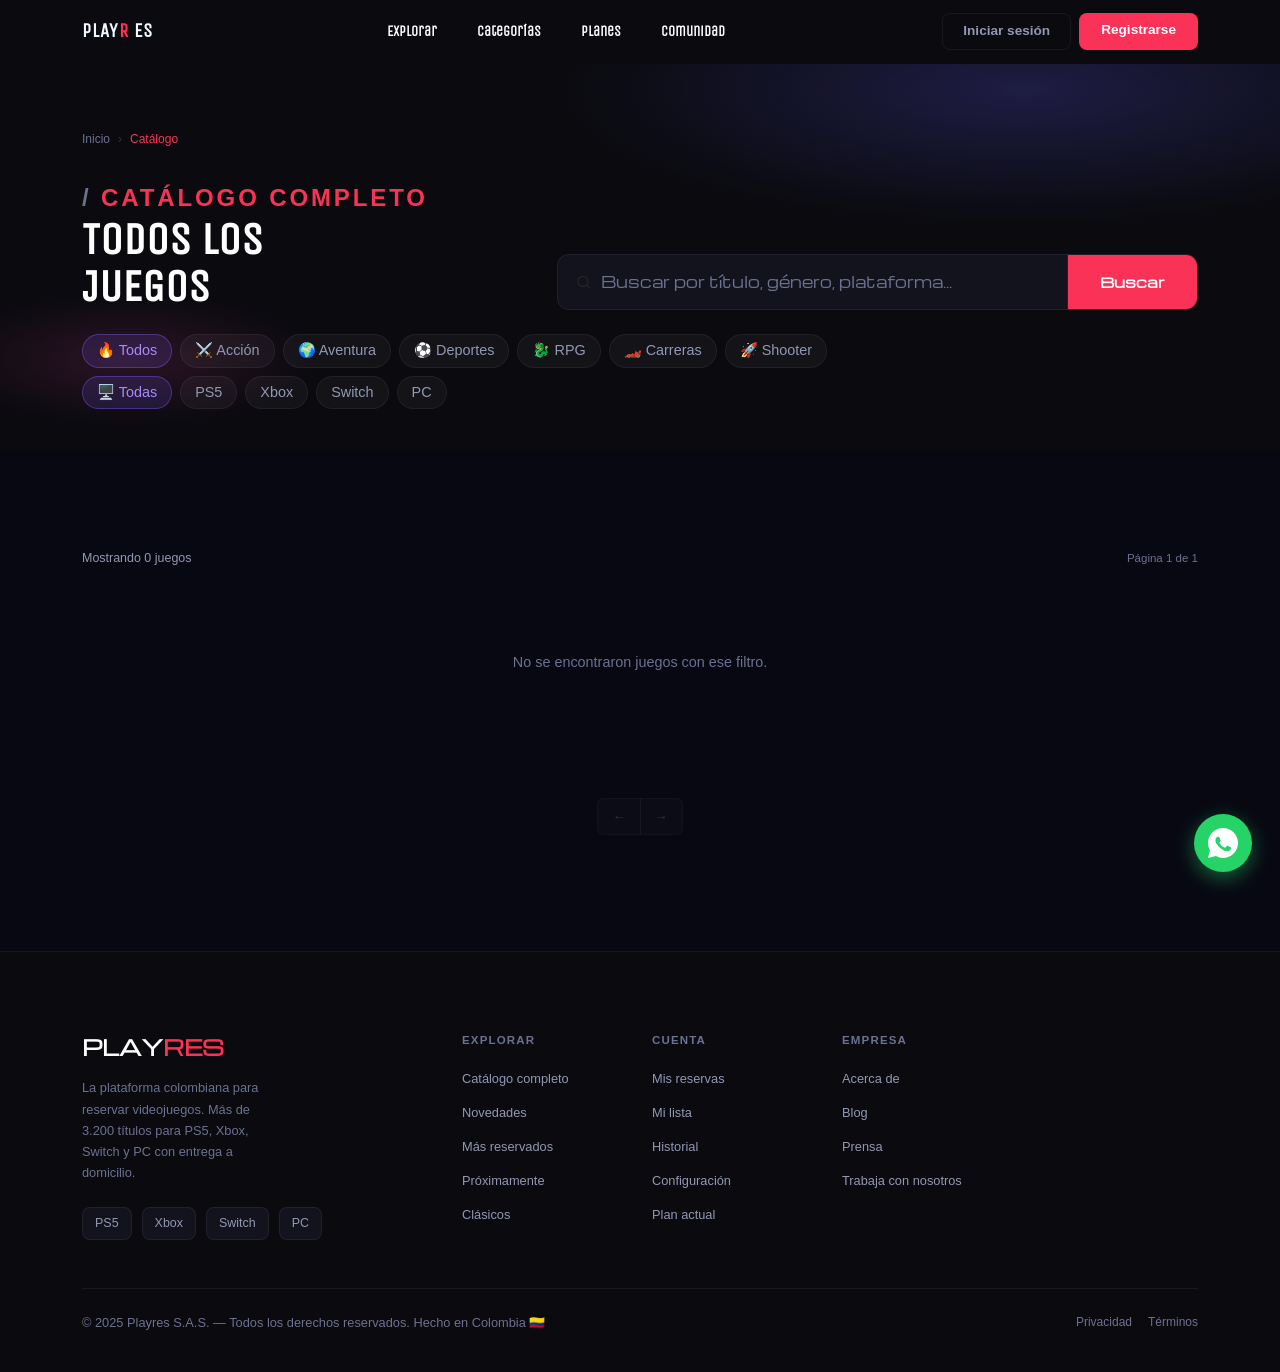
<file: frontend/catalogo.html>
<!DOCTYPE html>
<html lang="es">
<head>
  <meta charset="UTF-8" />
  <meta name="viewport" content="width=device-width, initial-scale=1.0"/>
  <title>Playres — Catálogo de Juegos</title>
  <link href="https://fonts.googleapis.com/css2?family=Michroma&family=Unica+One&display=swap" rel="stylesheet">
  <link href="https://cdn.jsdelivr.net/npm/bootstrap@5.3.3/dist/css/bootstrap.min.css" rel="stylesheet">
  <link rel="stylesheet" href="css/styles.css">
</head>
<body>

  <!-- NAVBAR -->
  <nav class="navbar navbar-expand-lg navbar-playres fixed-top">
    <div class="container-fluid container">
      <a class="navbar-brand fw-bold" href="index.html" style="color:aliceblue;">PLAY<span style="color:var(--red);">R</span> <span style="color:aliceblue;">ES</span></a>
      <button class="navbar-toggler" type="button" data-bs-toggle="collapse" data-bs-target="#navbarNav">
        <span class="navbar-toggler-icon"></span>
      </button>
      <div class="collapse navbar-collapse" id="navbarNav">
        <ul class="navbar-nav mx-auto mb-2 mb-lg-0 gap-lg-3 align-items-center">
          <li class="nav-item"><a class="nav-link" href="catalogo.html">Explorar</a></li>
          <li class="nav-item"><a class="nav-link" href="index.html#categorias">Categorías</a></li>
          <li class="nav-item"><a class="nav-link" href="index.html#planes">Planes</a></li>
          <li class="nav-item"><a class="nav-link" href="index.html#comunidad">Comunidad</a></li>
        </ul>
        <div class="d-flex align-items-center gap-3 mt-3 mt-lg-0">
          <div id="navAuthButtons" class="d-flex gap-2">
            <a href="index.html" class="btn btn-login btn-sm">Iniciar sesión</a>
            <a href="index.html" class="btn btn-reservar btn-sm">Registrarse</a>
          </div>
          <div id="navUserProfile" class="d-none d-flex align-items-center">
            <div class="dropdown">
              <div class="d-flex align-items-center gap-2" data-bs-toggle="dropdown" style="cursor:pointer;">
                <span id="userNameDisplay" class="fw-bold" style="color:aliceblue;font-size:0.9rem;"></span>
                <div id="userAvatarInitials" class="rounded-circle d-flex justify-content-center align-items-center fw-bold"
                  style="width:36px;height:36px;font-size:0.8rem;background-color:var(--red);color:white;"></div>
              </div>
              <ul class="dropdown-menu dropdown-menu-end" style="background-color:#1a1a2e;border:1px solid rgba(255,255,255,0.1);">
                <li><a id="btnPanelAdmin" href="admin.html" class="dropdown-item d-none" style="color:var(--red);font-weight:600;">Panel Admin</a></li>
                <li><a href="mis-reservas.html" class="dropdown-item" style="color:white;">Mis Reservas</a></li>
                <li><button class="dropdown-item" style="color:white;" onclick="cerrarSesion()">Salir</button></li>
              </ul>
            </div>
          </div>
        </div>
      </div>
    </div>
  </nav>

  <!-- HEADER -->
  <section class="catalog-hero">
    <div class="container">

      <div class="breadcrumb-playres">
        <a href="index.html">Inicio</a>
        <span class="sep">›</span>
        <span class="current">Catálogo</span>
      </div>

      <div class="row align-items-end gy-4 mb-4">
        <div class="col-lg-5">
          <span class="section-label">Catálogo completo</span>
          <h1 class="section-title">TODOS LOS<br>JUEGOS</h1>
        </div>
        <div class="col-lg-7">
          <div class="search-box">
            <div class="search-input-wrapper">
              <svg width="16" height="16" fill="none" viewBox="0 0 24 24" stroke="currentColor" stroke-width="2">
                <circle cx="11" cy="11" r="8"/><path d="m21 21-4.35-4.35"/>
              </svg>
              <input type="text" id="searchInput" placeholder="Buscar por título, género, plataforma..." oninput="filterGames()">
            </div>
            <button class="btn-search" onclick="filterGames()">Buscar</button>
          </div>
        </div>
      </div>

      <!-- Filtros género -->
      <div class="filter-tags">
        <span class="filter-tag genre-filter-tag active" onclick="setFilter('genre','',this)">🔥 Todos</span>
        <span class="filter-tag genre-filter-tag" onclick="setFilter('genre','Acción',this)">⚔️ Acción</span>
        <span class="filter-tag genre-filter-tag" onclick="setFilter('genre','Aventura',this)">🌍 Aventura</span>
        <span class="filter-tag genre-filter-tag" onclick="setFilter('genre','Deportes',this)">⚽ Deportes</span>
        <span class="filter-tag genre-filter-tag" onclick="setFilter('genre','RPG',this)">🐉 RPG</span>
        <span class="filter-tag genre-filter-tag" onclick="setFilter('genre','Carreras',this)">🏎️ Carreras</span>
        <span class="filter-tag genre-filter-tag" onclick="setFilter('genre','Shooter',this)">🚀 Shooter</span>
      </div>

      <!-- Filtros plataforma -->
      <div class="filter-tags mt-2">
        <span class="filter-tag platform-filter-tag active" onclick="setFilter('platform','',this)">🖥️ Todas</span>
        <span class="filter-tag platform-filter-tag" onclick="setFilter('platform','PS5',this)">PS5</span>
        <span class="filter-tag platform-filter-tag" onclick="setFilter('platform','Xbox',this)">Xbox</span>
        <span class="filter-tag platform-filter-tag" onclick="setFilter('platform','Switch',this)">Switch</span>
        <span class="filter-tag platform-filter-tag" onclick="setFilter('platform','PC',this)">PC</span>
      </div>

    </div>
  </section>

  <!-- GALERÍA -->
  <section class="catalog-section" id="catalogo">
    <div class="container">

      <div class="catalog-result-bar">
        <span class="catalog-result-count" id="resultCount">Mostrando 16 juegos</span>
        <span class="catalog-result-page" id="pageIndicator">Página 1 de 2</span>
      </div>

      <div class="row g-4" id="gamesGrid"></div>

      <div class="d-flex justify-content-center mt-5">
        <nav>
          <ul class="pagination pagination-playres" id="pagination"></ul>
        </nav>
      </div>

    </div>
  </section>

  <!-- FOOTER -->
  <footer class="footer">
    <div class="container">
      <div class="row gy-4">
        <div class="col-lg-3 col-md-6">
          <div class="footer-logo">PLAY<span>RES</span></div>
          <p class="footer-description">La plataforma colombiana para reservar videojuegos. Más de 3.200 títulos para PS5, Xbox, Switch y PC con entrega a domicilio.</p>
          <div class="footer-platforms">
            <span class="footer-platform-badge">PS5</span>
            <span class="footer-platform-badge">Xbox</span>
            <span class="footer-platform-badge">Switch</span>
            <span class="footer-platform-badge">PC</span>
          </div>
        </div>
        <div class="col-lg-2 col-md-6 offset-lg-1">
          <div class="footer-category-title">Explorar</div>
          <ul class="footer-links">
            <li><a href="catalogo.html">Catálogo completo</a></li>
            <li><a href="#">Novedades</a></li>
            <li><a href="#">Más reservados</a></li>
            <li><a href="#">Próximamente</a></li>
            <li><a href="#">Clásicos</a></li>
          </ul>
        </div>
        <div class="col-lg-2 col-md-6">
          <div class="footer-category-title">Cuenta</div>
          <ul class="footer-links">
            <li><a href="#">Mis reservas</a></li>
            <li><a href="#">Mi lista</a></li>
            <li><a href="#">Historial</a></li>
            <li><a href="#">Configuración</a></li>
            <li><a href="#">Plan actual</a></li>
          </ul>
        </div>
        <div class="col-lg-2 col-md-6">
          <div class="footer-category-title">Empresa</div>
          <ul class="footer-links">
            <li><a href="#">Acerca de</a></li>
            <li><a href="#">Blog</a></li>
            <li><a href="#">Prensa</a></li>
            <li><a href="#">Trabaja con nosotros</a></li>
          </ul>
        </div>
      </div>
      <div class="footer-bottom">
        <span class="footer-copyright">© 2025 Playres S.A.S. — Todos los derechos reservados. Hecho en Colombia 🇨🇴</span>
        <div class="footer-bottom-links">
          <a href="#">Privacidad</a>
          <a href="#">Términos</a>
        </div>
      </div>
    </div>
  </footer>

  <script src="https://cdn.jsdelivr.net/npm/bootstrap@5.3.3/dist/js/bootstrap.bundle.min.js"></script>
  <script src="js/api.js"></script>
  <script src="js/juegos.js"></script>
  <script src="js/app.js"></script>

  <!-- WhatsApp floating button -->
  <a href="https://wa.me/573046446995" target="_blank" rel="noopener noreferrer" class="whatsapp-float" aria-label="Contáctanos por WhatsApp">
    <span class="wa-tooltip">¿Tienes dudas? ¡Escríbenos!</span>
    <span class="wa-bubble">
      <svg viewBox="0 0 32 32" xmlns="http://www.w3.org/2000/svg"><path d="M16 0C7.164 0 0 7.163 0 16c0 2.822.737 5.469 2.027 7.77L0 32l8.437-2.01A15.93 15.93 0 0 0 16 32c8.836 0 16-7.163 16-16S24.836 0 16 0zm8.32 22.71c-.346.974-2.03 1.86-2.783 1.977-.71.11-1.604.156-2.587-.163-.597-.193-1.363-.45-2.347-.882-4.124-1.781-6.814-5.928-7.018-6.201-.205-.274-1.67-2.22-1.67-4.233 0-2.013 1.054-2.999 1.43-3.41.375-.41.82-.514 1.092-.514.274 0 .547.003.787.014.252.012.59-.096.923.704.346.82 1.175 2.832 1.278 3.038.102.205.17.444.034.718-.137.274-.205.444-.41.683-.205.24-.431.536-.615.72-.205.204-.418.425-.18.834.238.41 1.057 1.744 2.27 2.826 1.56 1.391 2.876 1.822 3.286 2.027.41.205.649.17.888-.103.24-.274 1.022-1.19 1.296-1.6.273-.41.546-.34.922-.205.376.137 2.387 1.126 2.797 1.33.41.205.683.308.786.479.103.17.103.984-.243 1.96z"/></svg>
    </span>
  </a>
</body>
</html>
</file>
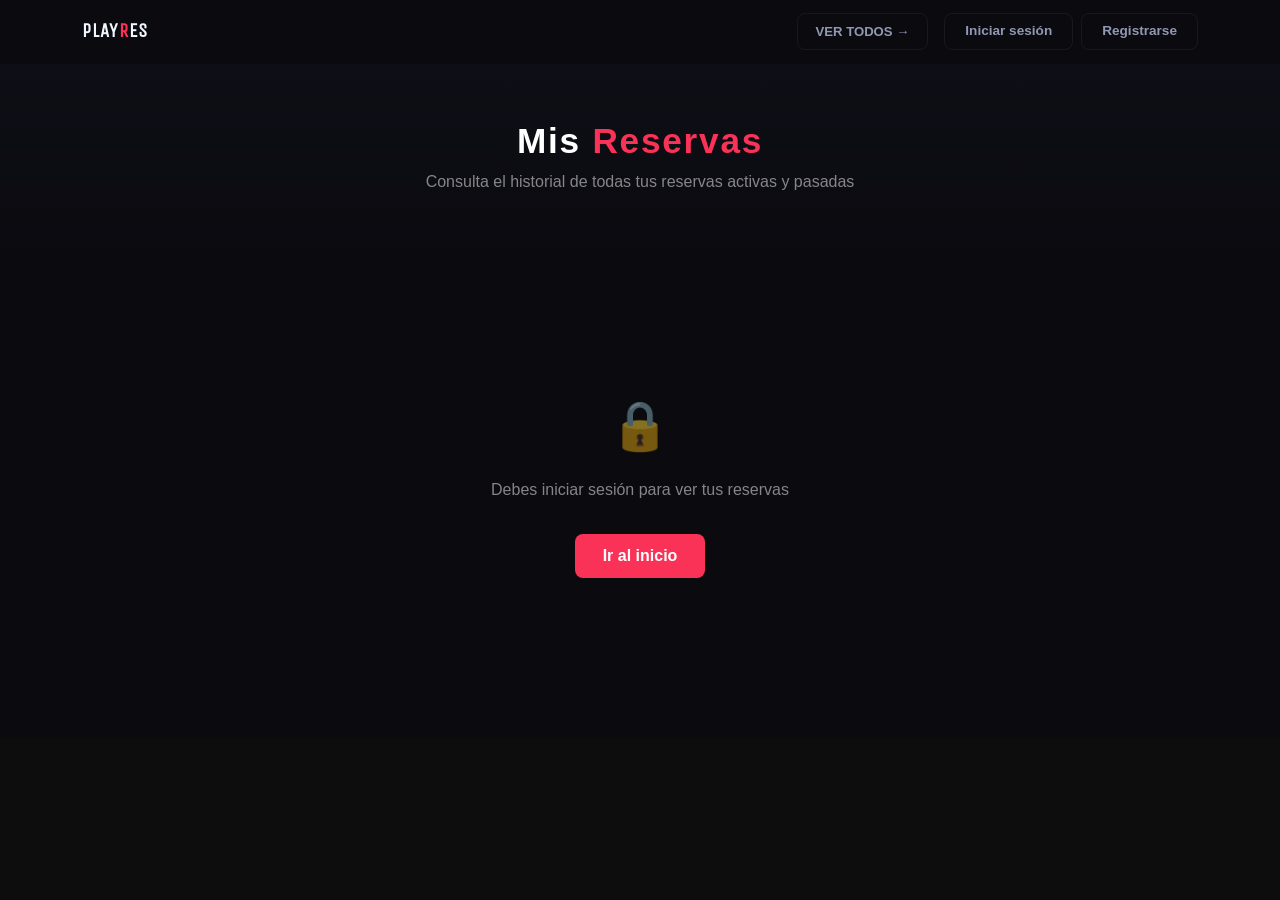
<file: frontend/mis-reservas.html>
<!doctype html>
<html lang="es">
  <head>
    <meta charset="UTF-8" />
    <meta name="viewport" content="width=device-width, initial-scale=1.0" />
    <title>Mis Reservas — Playres</title>
    <link href="https://fonts.googleapis.com/css2?family=Michroma&display=swap" rel="stylesheet" />
    <link href="https://cdn.jsdelivr.net/npm/bootstrap@5.3.3/dist/css/bootstrap.min.css" rel="stylesheet" />
    <link rel="stylesheet" href="css/styles.css" />
    <style>
      .reservas-hero {
        background: linear-gradient(180deg, var(--bg2), var(--bg));
        padding: 120px 0 60px;
        text-align: center;
      }
      .reservas-hero h1 {
        font-size: 2.2rem;
        font-weight: 800;
        color: white;
        letter-spacing: 0.05em;
      }
      .reservas-hero h1 span { color: var(--red); }
      .reservas-hero p { color: rgba(255,255,255,0.5); margin-top: 8px; }

      .reservas-section { padding: 40px 0 80px; background: var(--bg); }

      .reserva-card {
        background: var(--bg3);
        border: 1px solid rgba(255,255,255,0.07);
        border-radius: 14px;
        padding: 24px;
        margin-bottom: 20px;
        transition: border-color 0.2s;
      }
      .reserva-card:hover { border-color: var(--red); }

      .reserva-card-header {
        display: flex;
        justify-content: space-between;
        align-items: flex-start;
        margin-bottom: 16px;
      }
      .reserva-juego { font-size: 1.1rem; font-weight: 700; color: white; }
      .reserva-plataforma {
        font-size: 0.75rem;
        background: rgba(255,255,255,0.08);
        color: rgba(255,255,255,0.6);
        padding: 3px 10px;
        border-radius: 20px;
        margin-top: 4px;
        display: inline-block;
      }

      .reserva-estado {
        font-size: 0.75rem;
        font-weight: 700;
        padding: 4px 12px;
        border-radius: 20px;
        text-transform: uppercase;
        letter-spacing: 0.08em;
      }
      .reserva-estado.pendiente { background: rgba(250,200,50,0.15); color: #fac832; border: 1px solid rgba(250,200,50,0.3); }
      .reserva-estado.confirmada { background: rgba(50,200,100,0.15); color: #32c864; border: 1px solid rgba(50,200,100,0.3); }
      .reserva-estado.cancelada { background: rgba(250,50,87,0.15); color: var(--red); border: 1px solid rgba(250,50,87,0.3); }

      .reserva-info-grid {
        display: grid;
        grid-template-columns: repeat(auto-fit, minmax(140px, 1fr));
        gap: 12px;
        margin-top: 12px;
      }
      .reserva-info-item label {
        font-size: 0.7rem;
        color: rgba(255,255,255,0.4);
        text-transform: uppercase;
        letter-spacing: 0.1em;
        display: block;
        margin-bottom: 2px;
      }
      .reserva-info-item span {
        font-size: 0.9rem;
        color: white;
        font-weight: 600;
      }

      .reservas-empty {
        text-align: center;
        padding: 60px 20px;
        color: rgba(255,255,255,0.3);
      }
      .reservas-empty .empty-icon { font-size: 3.5rem; margin-bottom: 16px; }
      .reservas-empty p { font-size: 1rem; }

      .btn-ver-catalogo {
        background: var(--red);
        color: white;
        border: none;
        padding: 10px 28px;
        border-radius: 8px;
        font-weight: 700;
        text-decoration: none;
        display: inline-block;
        margin-top: 16px;
        transition: background 0.2s;
      }
      .btn-ver-catalogo:hover { background: var(--red-dark); color: white; }

      .no-sesion {
        text-align: center;
        padding: 80px 20px;
        color: rgba(255,255,255,0.5);
      }
      .no-sesion .icon { font-size: 3rem; margin-bottom: 16px; }
    </style>
  </head>
  <body>

    <nav class="navbar navbar-expand-lg navbar-playres fixed-top">
      <div class="container-fluid container">
        <a class="navbar-brand fw-bold" href="index.html" style="color: aliceblue">
          PLAY<span style="color: var(--red)">R</span><span style="color: aliceblue">ES</span>
        </a>
        <div class="collapse navbar-collapse" id="navbarNav">
          <ul class="navbar-nav ms-auto mb-2 mb-lg-0 gap-lg-2 align-items-center">
            <a href="catalogo.html" class="btn-ver">VER TODOS →</a>
          </ul>
          <div class="d-flex align-items-center gap-2 ms-lg-3">
            <div id="navAuthButtons" class="d-flex gap-2">
              <a href="#" class="btn btn-login btn-sm" data-bs-toggle="modal" data-bs-target="#loginModal">Iniciar sesión</a>
              <a href="#" class="btn btn-login btn-sm" data-bs-toggle="modal" data-bs-target="#registerModal">Registrarse</a>
            </div>
            <div id="navUserProfile" class="d-none d-flex align-items-center gap-3">
              <div class="dropdown">
                <div class="d-flex align-items-center gap-2" data-bs-toggle="dropdown" style="cursor:pointer;">
                  <span id="userNameDisplay" class="fw-bold" style="color:aliceblue;font-size:0.9rem;"></span>
                  <div id="userAvatarInitials" class="rounded-circle d-flex justify-content-center align-items-center fw-bold"
                    style="width:35px;height:35px;font-size:0.8rem;background-color:var(--red);color:white;"></div>
                </div>
                <ul class="dropdown-menu dropdown-menu-end" style="background-color:#1a1a2e;border:1px solid rgba(255,255,255,0.1);">
                  <li><a id="btnPanelAdmin" href="admin.html" class="dropdown-item d-none" style="color:var(--red);font-weight:600;">Panel Admin</a></li>
                  <li><button class="dropdown-item" style="color:white;" onclick="cerrarSesion()">Salir</button></li>
                </ul>
              </div>
            </div>
          </div>
        </div>
      </div>
    </nav>

    <section class="reservas-hero">
      <div class="container">
        <h1>Mis <span>Reservas</span></h1>
        <p>Consulta el historial de todas tus reservas activas y pasadas</p>
      </div>
    </section>

    <section class="reservas-section">
      <div class="container" style="max-width:800px;">
        <div id="reservasContainer">
          <div class="reservas-empty">
            <div class="empty-icon">⏳</div>
            <p>Cargando reservas...</p>
          </div>
        </div>
      </div>
    </section>

    <script src="https://cdn.jsdelivr.net/npm/bootstrap@5.3.3/dist/js/bootstrap.bundle.min.js"></script>
    <script src="js/api.js"></script>
    <script src="js/app.js"></script>
    <script>
      async function cargarMisReservas() {
        const sesion = JSON.parse(sessionStorage.getItem("usuarioActivo") || "null");
        const container = document.getElementById("reservasContainer");

        if (!sesion) {
          container.innerHTML = `
            <div class="no-sesion">
              <div class="icon">🔒</div>
              <p>Debes iniciar sesión para ver tus reservas</p>
              <a href="index.html" class="btn-ver-catalogo">Ir al inicio</a>
            </div>`;
          return;
        }

        try {
          const reservas = await ReservaAPI.porEmail(sesion.email);
          const lista = Array.isArray(reservas) ? reservas : [];

          if (lista.length === 0) {
            container.innerHTML = `
              <div class="reservas-empty">
                <div class="empty-icon">🎮</div>
                <p>Aún no tienes reservas realizadas</p>
                <a href="catalogo.html" class="btn-ver-catalogo">Explorar juegos</a>
              </div>`;
            return;
          }

          container.innerHTML = lista.map(r => {
            const estado = (r.estado || "").toLowerCase();
            return `
              <div class="reserva-card">
                <div class="reserva-card-header">
                  <div>
                    <div class="reserva-juego">${r.producto?.titulo || "Juego"}</div>
                    <span class="reserva-plataforma">${r.producto?.plataforma || ""}</span>
                  </div>
                  <span class="reserva-estado ${estado}">${r.estado || ""}</span>
                </div>
                <div class="reserva-info-grid">
                  <div class="reserva-info-item">
                    <label>Código</label>
                    <span style="color:var(--red);font-weight:800;letter-spacing:0.1em;">${r.codigoReserva || "—"}</span>
                  </div>
                  <div class="reserva-info-item">
                    <label>Fecha reserva</label>
                    <span>${r.fechaReserva || "—"}</span>
                  </div>
                  <div class="reserva-info-item">
                    <label>Devolución</label>
                    <span>${r.fechaDevolucion || "—"}</span>
                  </div>
                  <div class="reserva-info-item">
                    <label>Cliente</label>
                    <span>${r.nombreCliente || "—"}</span>
                  </div>
                </div>
              </div>`;
          }).join("");

        } catch (e) {
          container.innerHTML = `
            <div class="reservas-empty">
              <div class="empty-icon">⚠️</div>
              <p>No se pudieron cargar las reservas</p>
            </div>`;
        }
      }

      document.addEventListener("DOMContentLoaded", () => {
        actualizarInterfaz();
        cargarMisReservas();
      });
    </script>
  </body>
</html>
</file>
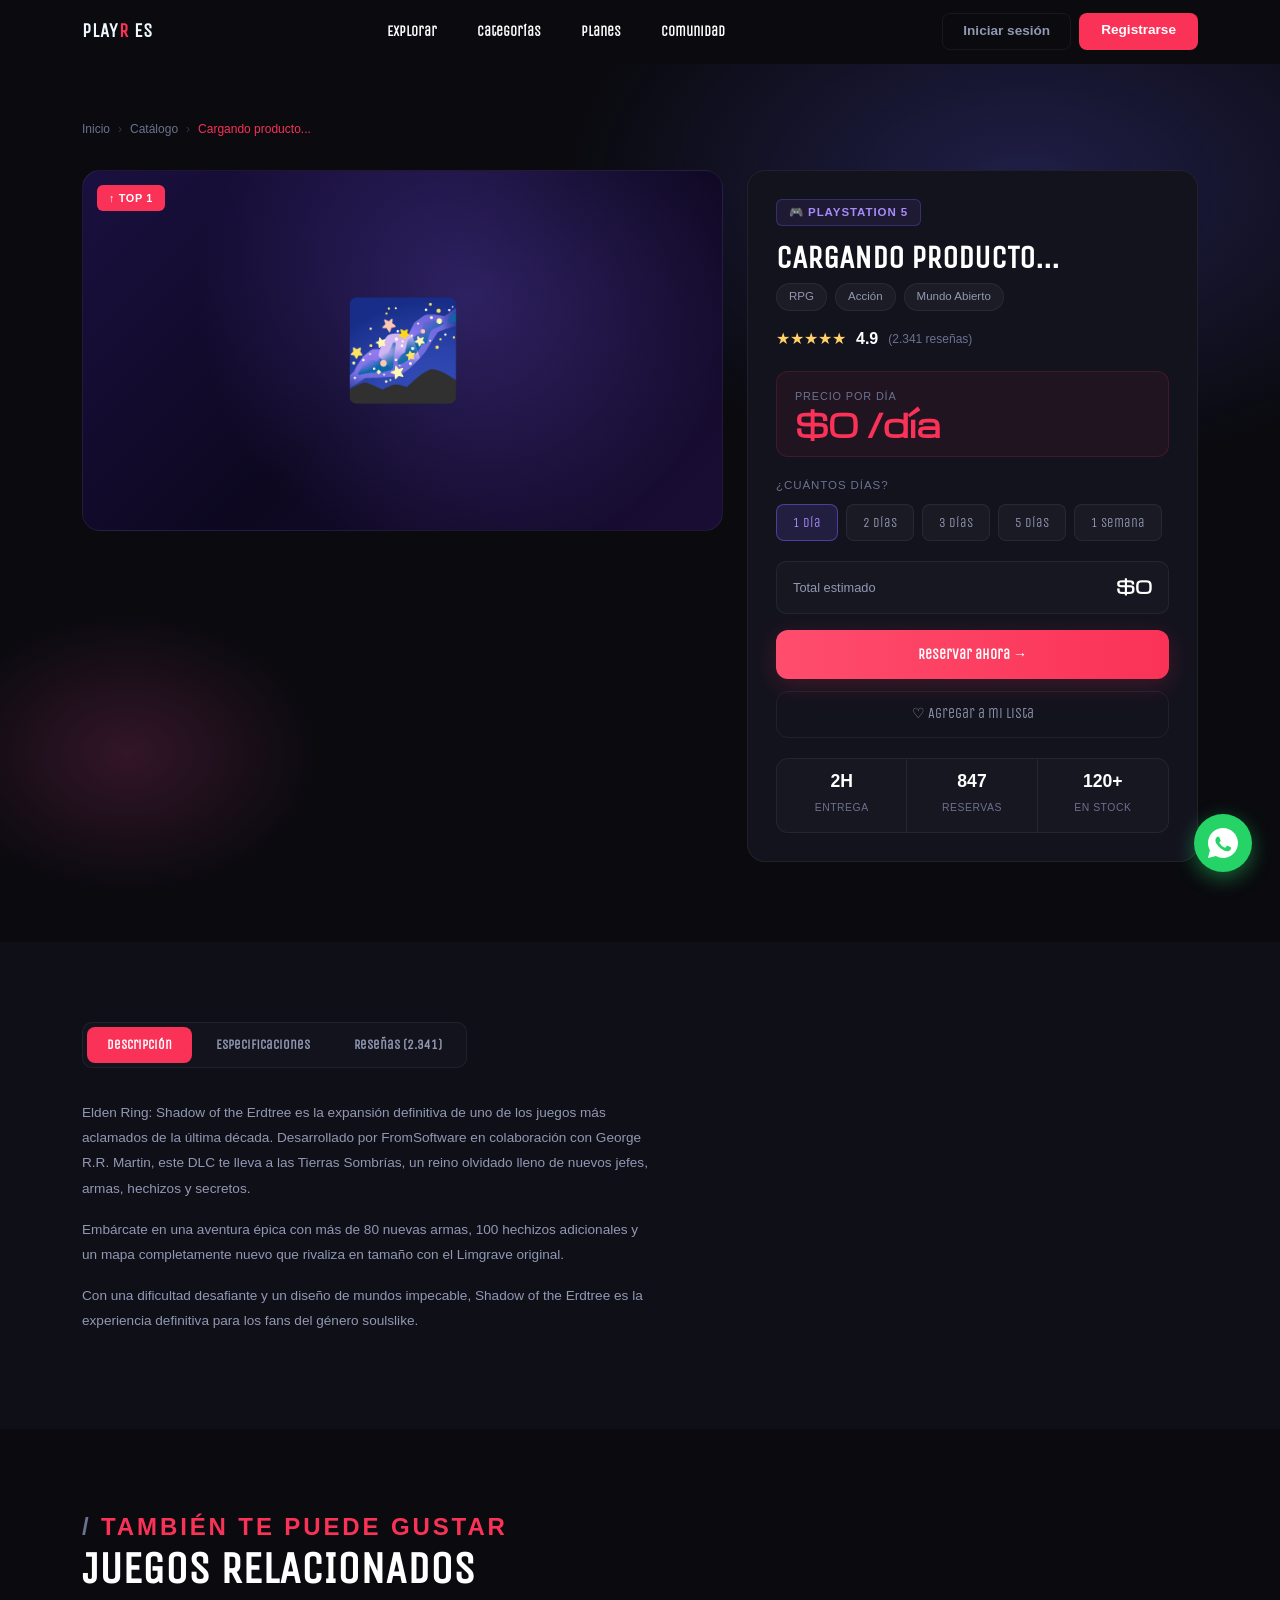
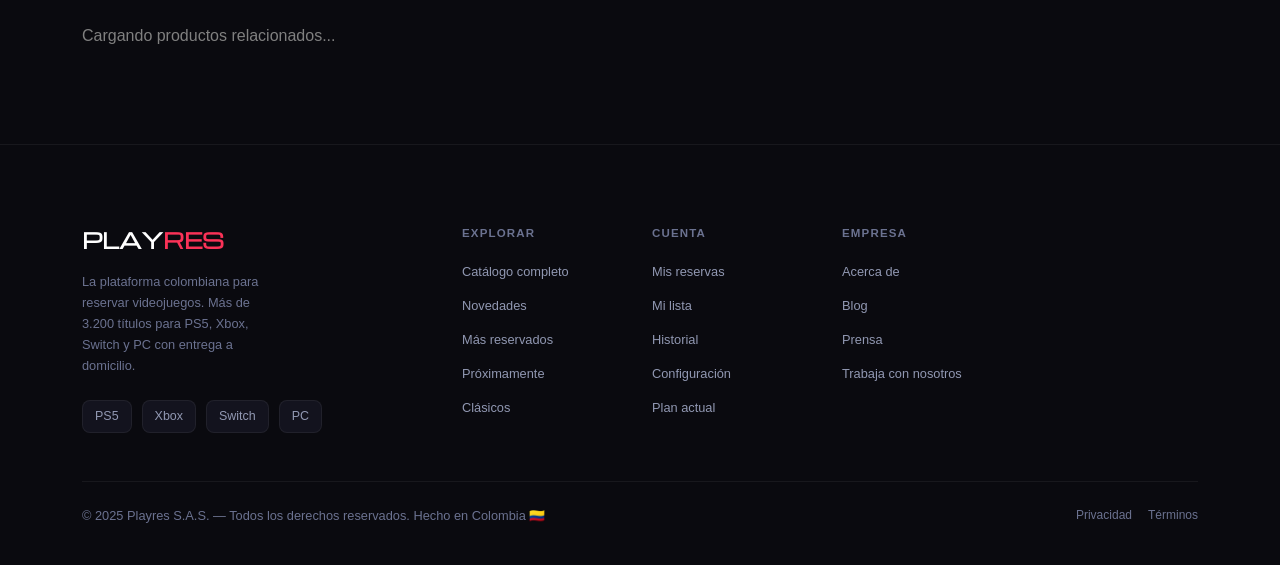
<file: frontend/product-detail.html>
<!DOCTYPE html>
        <html lang="es">
        <head>
          <meta charset="UTF-8" />
          <meta name="viewport" content="width=device-width, initial-scale=1.0"/>
          <title>Playres — Detalle del Juego</title>
          <link href="https://fonts.googleapis.com/css2?family=Michroma&family=Unica+One&display=swap" rel="stylesheet">
          <link href="https://cdn.jsdelivr.net/npm/bootstrap@5.3.3/dist/css/bootstrap.min.css" rel="stylesheet">
          <link rel="stylesheet" href="css/styles.css">
        </head>
        <body>

        <!-- NAVBAR -->
        <nav class="navbar navbar-expand-lg navbar-playres fixed-top">
          <div class="container-fluid container">
            <a class="navbar-brand fw-bold" href="index.html" style="color:aliceblue;">PLAY<span style="color:var(--red);">R</span> <span style="color:aliceblue;">ES</span></a>
            <button class="navbar-toggler" type="button" data-bs-toggle="collapse" data-bs-target="#navbarNav">
              <span class="navbar-toggler-icon"></span>
            </button>
            <div class="collapse navbar-collapse" id="navbarNav">
              <ul class="navbar-nav mx-auto mb-2 mb-lg-0 gap-lg-3 align-items-center">
                <li class="nav-item"><a class="nav-link" href="catalogo.html">Explorar</a></li>
                <li class="nav-item"><a class="nav-link" href="index.html#categorias">Categorías</a></li>
                <li class="nav-item"><a class="nav-link" href="index.html#planes">Planes</a></li>
                <li class="nav-item"><a class="nav-link" href="index.html#comunidad">Comunidad</a></li>
              </ul>
              <div class="d-flex align-items-center gap-3 mt-3 mt-lg-0">
                <div id="navAuthButtons" class="d-flex gap-2">
                  <a href="index.html" class="btn btn-login btn-sm">Iniciar sesión</a>
                  <a href="index.html" class="btn btn-reservar btn-sm">Registrarse</a>
                </div>
                <div id="navUserProfile" class="d-none d-flex align-items-center">
                  <div class="dropdown">
                    <div class="d-flex align-items-center gap-2" data-bs-toggle="dropdown" style="cursor:pointer;">
                      <span id="userNameDisplay" class="fw-bold" style="color:aliceblue;font-size:0.9rem;"></span>
                      <div id="userAvatarInitials" class="rounded-circle d-flex justify-content-center align-items-center fw-bold"
                        style="width:36px;height:36px;font-size:0.8rem;background-color:var(--red);color:white;"></div>
                    </div>
                    <ul class="dropdown-menu dropdown-menu-end" style="background-color:#1a1a2e;border:1px solid rgba(255,255,255,0.1);">
                      <li><a id="btnPanelAdmin" href="admin.html" class="dropdown-item d-none" style="color:var(--red);font-weight:600;">Panel Admin</a></li>
                      <li><a href="mis-reservas.html" class="dropdown-item" style="color:white;">Mis Reservas</a></li>
                      <li><button class="dropdown-item" style="color:white;" onclick="cerrarSesion()">Salir</button></li>
                    </ul>
                  </div>
                </div>
              </div>
            </div>
          </div>
        </nav>

        <!-- HERO DETALLE -->
        <section class="detail-hero">
          <div class="container">

            <div class="breadcrumb-playres">
              <a href="index.html">Inicio</a>
              <span class="sep">›</span>
              <a href="catalogo.html">Catálogo</a>
              <span class="sep">›</span>
              <span class="current">Elden Ring: Shadow of the Erdtree</span>
            </div>

            <div class="row gy-4">

              <!-- Galería -->
              <div class="col-lg-7">
                <div class="gallery-main" id="galleryMain">
                  <span class="gallery-badge">↑ TOP 1</span>
                  <span id="galleryEmoji" style="position:relative;z-index:1;">🌌</span>
                </div>
              </div>

              <!-- Info -->
              <div class="col-lg-5">
                <div class="detail-info">

                  <div class="platform-badge-detail">🎮 PlayStation 5</div>
                  <h1 class="detail-title">Elden Ring:<br>Shadow of the Erdtree</h1>

                  <div class="detail-genre-row">
                    <span class="genre-tag">RPG</span>
                    <span class="genre-tag">Acción</span>
                    <span class="genre-tag">Mundo Abierto</span>
                  </div>

                  <div class="detail-rating">
                    <span class="detail-stars">★★★★★</span>
                    <span class="detail-rating-num">4.9</span>
                    <span class="detail-rating-count">(2.341 reseñas)</span>
                  </div>

                  <div class="detail-price-box">
                    <div class="detail-price-label">Precio por día</div>
                    <div class="detail-price-amount">$9.900 <span>/día</span></div>
                  </div>

                  <div class="days-label">¿Cuántos días?</div>
                  <div class="days-selector">
                    <button class="day-btn active" onclick="selectDays(this,1)">1 día</button>
                    <button class="day-btn" onclick="selectDays(this,2)">2 días</button>
                    <button class="day-btn" onclick="selectDays(this,3)">3 días</button>
                    <button class="day-btn" onclick="selectDays(this,5)">5 días</button>
                    <button class="day-btn" onclick="selectDays(this,7)">1 semana</button>
                  </div>

                  <div class="detail-total">
                    <span class="detail-total-label">Total estimado</span>
                    <span class="detail-total-value" id="totalDisplay">$9.900</span>
                  </div>

                  <a href="#" class="btn-reservar-detail">Reservar ahora →</a>
                  <a href="#" class="btn-wishlist">♡ Agregar a mi lista</a>

                  <div class="detail-meta-row">
                    <div class="detail-meta-item">
                      <span class="detail-meta-value">2H</span>
                      <span class="detail-meta-label">Entrega</span>
                    </div>
                    <div class="detail-meta-item">
                      <span class="detail-meta-value">847</span>
                      <span class="detail-meta-label">Reservas</span>
                    </div>
                    <div class="detail-meta-item">
                      <span class="detail-meta-value">120+</span>
                      <span class="detail-meta-label">En stock</span>
                    </div>
                  </div>

                </div>
              </div>
            </div>
          </div>
        </section>

        <!-- TABS -->
        <section class="detail-section">
          <div class="container">

            <div class="detail-tabs">
              <button class="detail-tab active" onclick="switchTab(this,'tab-desc')">Descripción</button>
              <button class="detail-tab" onclick="switchTab(this,'tab-specs')">Especificaciones</button>
              <button class="detail-tab" onclick="switchTab(this,'tab-reviews')">Reseñas (2.341)</button>
            </div>

            <div class="tab-content-playres active" id="tab-desc">
              <div class="detail-description">
                <p>Elden Ring: Shadow of the Erdtree es la expansión definitiva de uno de los juegos más aclamados de la última década. Desarrollado por FromSoftware en colaboración con George R.R. Martin, este DLC te lleva a las Tierras Sombrías, un reino olvidado lleno de nuevos jefes, armas, hechizos y secretos.</p>
                <p>Embárcate en una aventura épica con más de 80 nuevas armas, 100 hechizos adicionales y un mapa completamente nuevo que rivaliza en tamaño con el Limgrave original.</p>
                <p>Con una dificultad desafiante y un diseño de mundos impecable, Shadow of the Erdtree es la experiencia definitiva para los fans del género soulslike.</p>
              </div>
            </div>

            <div class="tab-content-playres" id="tab-specs">
              <table class="specs-table">
                <tr><td>Desarrollador</td><td>FromSoftware</td></tr>
                <tr><td>Editor</td><td>Bandai Namco Entertainment</td></tr>
                <tr><td>Plataforma</td><td>PlayStation 5</td></tr>
                <tr><td>Género</td><td>RPG / Acción / Mundo Abierto</td></tr>
                <tr><td>Jugadores</td><td>1–4 (online cooperativo)</td></tr>
                <tr><td>Idioma</td><td>Español / Inglés / + 10 idiomas</td></tr>
                <tr><td>Año</td><td>2024</td></tr>
                <tr><td>Clasificación</td><td>+18</td></tr>
                <tr><td>Espacio requerido</td><td>60 GB</td></tr>
                <tr><td>Resolución</td><td>Hasta 4K / 60fps</td></tr>
              </table>
            </div>

            <div class="tab-content-playres" id="tab-reviews">
              <div class="reviews-grid">
                <div class="review-card">
                  <div class="review-stars">★★★★★</div>
                  <p class="review-text">"El mejor DLC que he jugado en años. La cantidad de contenido es brutal y el jefe final es espectacular."</p>
                  <div class="review-author">
                    <div class="review-avatar" style="background:linear-gradient(135deg,#fa3257,#ff8c69);">C</div>
                    <div><div class="review-name">Carlos M.</div><div class="review-meta">Pro Gamer · Bogotá</div></div>
                  </div>
                </div>
                <div class="review-card">
                  <div class="review-stars">★★★★★</div>
                  <p class="review-text">"Una maravilla. Gráficos increíbles en PS5. Playres entregó súper rápido, en menos de 2 horas."</p>
                  <div class="review-author">
                    <div class="review-avatar" style="background:linear-gradient(135deg,#7c5cfc,#b45cf6);">A</div>
                    <div><div class="review-name">Andrés V.</div><div class="review-meta">Pro Gamer · Cali</div></div>
                  </div>
                </div>
                <div class="review-card">
                  <div class="review-stars">★★★★☆</div>
                  <p class="review-text">"Muy buen juego, aunque es bastante difícil. El servicio de Playres es excelente."</p>
                  <div class="review-author">
                    <div class="review-avatar" style="background:linear-gradient(135deg,#22c55e,#16a34a);">M</div>
                    <div><div class="review-name">Marcela R.</div><div class="review-meta">Plan Familia · Medellín</div></div>
                  </div>
                </div>
                <div class="review-card">
                  <div class="review-stars">★★★★★</div>
                  <p class="review-text">"Increíble experiencia. Reservé el viernes, llegó en 1h45 y lo devolví el lunes sin ningún problema."</p>
                  <div class="review-author">
                    <div class="review-avatar" style="background:linear-gradient(135deg,#fa3257,#ff8c69);">J</div>
                    <div><div class="review-name">Juan P.</div><div class="review-meta">Casual · Barranquilla</div></div>
                  </div>
                </div>
              </div>
            </div>

          </div>
        </section>

        <!-- RELACIONADOS -->
        <section class="related-section">
          <div class="container">
            <span class="section-label">También te puede gustar</span>
            <h2 class="section-title">JUEGOS RELACIONADOS</h2>
            <div class="related-grid">
              <div class="game-card">
                <a href="product-detail.html" class="catalog-card-link">
                  <div class="game-thumbnail game-thumb-green">
                    <div class="game-tags"><span class="game-tag">Aventura</span></div>🌿
                  </div>
                </a>
                <div class="game-card-info">
                  <div class="game-platform">Nintendo Switch</div>
                  <h3 class="game-title-catalog">Zelda: Tears of the Kingdom</h3>
                  <div class="game-bottom">
                    <div class="game-price">$8.900<span>/día</span></div>
                    <div><span class="game-stars">★★★★★</span><span class="game-rating">4.9</span></div>
                  </div>
                  <a href="product-detail.html" class="catalog-btn-ver">Ver detalles →</a>
                </div>
              </div>
              <div class="game-card">
                <a href="product-detail.html" class="catalog-card-link">
                  <div class="game-thumbnail game-thumb-red">
                    <div class="game-tags"><span class="game-tag">Acción</span><span class="game-tag-new">+ NUEVO</span></div>🔴
                  </div>
                </a>
                <div class="game-card-info">
                  <div class="game-platform">Xbox Series X</div>
                  <h3 class="game-title-catalog">Spider-Man 2</h3>
                  <div class="game-bottom">
                    <div class="game-price">$8.500<span>/día</span></div>
                    <div><span class="game-stars">★★★★★</span><span class="game-rating">4.8</span></div>
                  </div>
                  <a href="product-detail.html" class="catalog-btn-ver">Ver detalles →</a>
                </div>
              </div>
              <div class="game-card">
                <a href="product-detail.html" class="catalog-card-link">
                  <div class="game-thumbnail game-thumb-blue">
                    <div class="game-tags"><span class="game-tag">Sci-Fi</span></div>🚀
                  </div>
                </a>
                <div class="game-card-info">
                  <div class="game-platform">PC / PS5</div>
                  <h3 class="game-title-catalog">Starfield: Shattered Space</h3>
                  <div class="game-bottom">
                    <div class="game-price">$7.900<span>/día</span></div>
                    <div><span class="game-stars">★★★★</span><span class="game-rating">4.5</span></div>
                  </div>
                  <a href="product-detail.html" class="catalog-btn-ver">Ver detalles →</a>
                </div>
              </div>
              <div class="game-card">
                <a href="product-detail.html" class="catalog-card-link">
                  <div class="game-thumbnail game-thumb-purple">
                    <div class="game-tags"><span class="game-tag">RPG</span></div>⚔️
                  </div>
                </a>
                <div class="game-card-info">
                  <div class="game-platform">PlayStation 5</div>
                  <h3 class="game-title-catalog">Final Fantasy XVI</h3>
                  <div class="game-bottom">
                    <div class="game-price">$8.200<span>/día</span></div>
                    <div><span class="game-stars">★★★★★</span><span class="game-rating">4.7</span></div>
                  </div>
                  <a href="product-detail.html" class="catalog-btn-ver">Ver detalles →</a>
                </div>
              </div>
            </div>
          </div>
        </section>

        <!-- FOOTER -->
        <footer class="footer">
          <div class="container">
            <div class="row gy-4">
              <div class="col-lg-3 col-md-6">
                <div class="footer-logo">PLAY<span>RES</span></div>
                <p class="footer-description">La plataforma colombiana para reservar videojuegos. Más de 3.200 títulos para PS5, Xbox, Switch y PC con entrega a domicilio.</p>
                <div class="footer-platforms">
                  <span class="footer-platform-badge">PS5</span>
                  <span class="footer-platform-badge">Xbox</span>
                  <span class="footer-platform-badge">Switch</span>
                  <span class="footer-platform-badge">PC</span>
                </div>
              </div>
              <div class="col-lg-2 col-md-6 offset-lg-1">
                <div class="footer-category-title">Explorar</div>
                <ul class="footer-links">
                  <li><a href="catalogo.html">Catálogo completo</a></li>
                  <li><a href="#">Novedades</a></li>
                  <li><a href="#">Más reservados</a></li>
                  <li><a href="#">Próximamente</a></li>
                  <li><a href="#">Clásicos</a></li>
                </ul>
              </div>
              <div class="col-lg-2 col-md-6">
                <div class="footer-category-title">Cuenta</div>
                <ul class="footer-links">
                  <li><a href="#">Mis reservas</a></li>
                  <li><a href="#">Mi lista</a></li>
                  <li><a href="#">Historial</a></li>
                  <li><a href="#">Configuración</a></li>
                  <li><a href="#">Plan actual</a></li>
                </ul>
              </div>
        <div class="col-lg-2 col-md-6">
          <div class="footer-category-title">Empresa</div>
          <ul class="footer-links">
            <li><a href="#">Acerca de</a></li>
            <li><a href="#">Blog</a></li>
            <li><a href="#">Prensa</a></li>
            <li><a href="#">Trabaja con nosotros</a></li>
          </ul>
        </div>
      </div>
      <div class="footer-bottom">
        <span class="footer-copyright">© 2025 Playres S.A.S. — Todos los derechos reservados. Hecho en Colombia 🇨🇴</span>
        <div class="footer-bottom-links">
          <a href="#">Privacidad</a>
          <a href="#">Términos</a>
        </div>
      </div>
    </div>
  </footer>

  <!-- Modal confirmación de reserva -->
  <div class="modal fade" id="modalReservaExitosa" tabindex="-1" aria-hidden="true">
    <div class="modal-dialog modal-dialog-centered">
      <div class="modal-content" style="background-color:#1a1a2e; border:1px solid rgba(255,255,255,0.1); color:white;">
        <div class="modal-body text-center py-4">
          <div style="font-size:3rem;">🎮</div>
          <h4 class="mt-3 fw-bold" style="color:var(--red);">¡Reserva confirmada!</h4>
          <p class="mt-2" style="color:rgba(255,255,255,0.7);">Tu código de reserva es:</p>
          <div id="codigoReserva" style="
            font-size:1.6rem;
            font-weight:800;
            letter-spacing:0.2em;
            background:rgba(255,255,255,0.05);
            border:1px solid var(--red);
            border-radius:10px;
            padding:12px 24px;
            margin:12px auto;
            display:inline-block;
            color:white;
          "></div>
          <p style="font-size:0.8rem; color:rgba(255,255,255,0.4);">Guarda este código para consultar tu reserva</p>
          <button class="btn mt-2" style="background:var(--red);color:white;padding:8px 32px;border-radius:8px;" data-bs-dismiss="modal">Aceptar</button>
        </div>
      </div>
    </div>
  </div>

  <script src="https://cdn.jsdelivr.net/npm/bootstrap@5.3.3/dist/js/bootstrap.bundle.min.js"></script>
  <script src="js/api.js"></script>
  <script src="js/juegos.js"></script>
  <script src="js/app.js"></script>

  <!-- WhatsApp floating button -->
  <a href="https://wa.me/573046446995" target="_blank" rel="noopener noreferrer" class="whatsapp-float" aria-label="Contáctanos por WhatsApp">
    <span class="wa-tooltip">¿Tienes dudas? ¡Escríbenos!</span>
    <span class="wa-bubble">
      <svg viewBox="0 0 32 32" xmlns="http://www.w3.org/2000/svg"><path d="M16 0C7.164 0 0 7.163 0 16c0 2.822.737 5.469 2.027 7.77L0 32l8.437-2.01A15.93 15.93 0 0 0 16 32c8.836 0 16-7.163 16-16S24.836 0 16 0zm8.32 22.71c-.346.974-2.03 1.86-2.783 1.977-.71.11-1.604.156-2.587-.163-.597-.193-1.363-.45-2.347-.882-4.124-1.781-6.814-5.928-7.018-6.201-.205-.274-1.67-2.22-1.67-4.233 0-2.013 1.054-2.999 1.43-3.41.375-.41.82-.514 1.092-.514.274 0 .547.003.787.014.252.012.59-.096.923.704.346.82 1.175 2.832 1.278 3.038.102.205.17.444.034.718-.137.274-.205.444-.41.683-.205.24-.431.536-.615.72-.205.204-.418.425-.18.834.238.41 1.057 1.744 2.27 2.826 1.56 1.391 2.876 1.822 3.286 2.027.41.205.649.17.888-.103.24-.274 1.022-1.19 1.296-1.6.273-.41.546-.34.922-.205.376.137 2.387 1.126 2.797 1.33.41.205.683.308.786.479.103.17.103.984-.243 1.96z"/></svg>
    </span>
  </a>
</body>
</html>
</file>
<file: styles.css>
@import url('https://fonts.googleapis.com/css2?family=Unica+One&display=swap');
/* ════════════════════════════════════════════════════════════
   1. VARIABLES GLOBALES
   ════════════════════════════════════════════════════════════ */

:root {
  /* Colores principales */
  --red:        #fa3257;        /* Rojo - CTAs, badges, acentos */
  --red-dark:   #e02045;        /* Rojo oscuro - hover effects */
  --purple:     #7c5cfc;        /* Púrpura - planes premium */
  --purple-dark:#6040e0;        /* Púrpura oscuro - hover */

  /* Fondos - escala de oscuridad */
  --bg:         #0a0a0f;        /* Fondo principal (muy oscuro) */
  --bg2:        #0f0f18;        /* Fondo secundario */
  --bg3:        #13131e;        /* Fondo terciario (componentes) */

  /* Texto y bordes */
  --border:     rgba(255,255,255,0.06);  /* Bordes sutiles */
  --text:       #e6e6ea;        /* Texto principal */
  --muted:      #6b7290;        /* Texto débil */
  --muted2:     #9198b2;        /* Texto medio */

  /* Colores secundarios */
  --accent-cyan:  #4dd9ff;
  --accent-green: #4dffb4;
  --accent-gold:  #ffd166;
}

/* ════════════════════════════════════════════════════════════
   2. RESET Y ESTILOS BASE
   ════════════════════════════════════════════════════════════ */

*, *::before, *::after {
  box-sizing: border-box;
}

html {
  scroll-behavior: smooth;
}

body {
  margin: 0; padding: 0; background-color: #0d0d0d; font-family: 'Poppins', sans-serif;
}

/* ════════════════════════════════════════════════════════════
   3. UTILIDADES - Clases reutilizables
   ════════════════════════════════════════════════════════════ */

.unica-one-regular {
  font-family: "Unica One", sans-serif;
  font-weight: 400;
  font-style: max;
}


/* Secciones full page */ 
.section-full {   
  width: 100%; 
  min-height: 100vh; 
  padding: 0; 
  display: flex; align-items: center; justify-content: center; }
.section-label {
  font-size: 1.5rem;
  letter-spacing: 0.12em;
  text-transform: uppercase;
  color: var(--red);
  font-weight: 600;
  margin-bottom: 10px;
}

.section-label::before {
  content: '/ ';
  color: var(--muted);
}

.section-title {
  font-family: "Unica One", sans-serif;
  font-size: clamp(2rem, 4vw, 2.8rem);
  font-weight: 900;
  text-transform: uppercase;
  color: #fff;
  line-height: 1.05;
  margin: 0;
}

/* ════════════════════════════════════════════════════════════
   4. NAVBAR - Navegación fija superior
   ════════════════════════════════════════════════════════════ */

.navbar-playres {
  background-color: #0a0a0f !important;
  backdrop-filter: blur(0px);
  padding: 12px 0;
  border-bottom: 1px solid transparent;
  transition: background-color 0.3s ease, border-color 0.3s ease, backdrop-filter 0.3s ease;
}

.navbar-playres.scrolled {
  background-color: rgba(10, 10, 15, 0.95) !important;
  backdrop-filter: blur(12px);
  border-bottom: 1px solid var(--border);
}

.navbar-brand {
  font-family: "Unica One", sans-serif;
  font-size: 1.2rem;
  letter-spacing: 1px;
}

.navbar-playres .nav-link {
  color: #fff !important;
  font-size: 0.88rem;
  padding: 6px 12px !important;
  transition: color .2s;
  font-family: "Unica One", sans-serif;
  font-weight: 600;
}

.navbar-playres .nav-link:hover {
  color: #fff !important;
}

.btn-login {
  border: 1px solid var(--border) !important;
  color: var(--muted2) !important;
  padding: 7px 20px !important;
  font-size: 0.85rem;
  font-weight: 600;
  border-radius: 8px;
  transition: all .2s;
}

.btn-login:hover {
  background: rgba(255,255,255,0.05) !important;
  color: #fff !important;
}

.btn-reservar {
  background: var(--red) !important;
  border: none !important;
  color: #fff !important;
  padding: 7px 22px !important;
  font-size: 0.85rem;
  font-weight: 700;
  border-radius: 8px;
  transition: all .2s;
}

.btn-reservar:hover {
  background: var(--red-dark) !important;
  transform: translateY(-1px);
}

/* ════════════════════════════════════════════════════════════
   5. TICKER BANNER - Barra roja scrolling inferior a navbar
   ════════════════════════════════════════════════════════════ */

.ticker-wrap {
  background: var(--red);
  overflow: hidden;
  white-space: nowrap;
  padding: 10px 0;
}

.ticker-track {
  display: inline-flex;
  animation: ticker 28s linear infinite;
}

.ticker-item {
  font-family: "Unica One", sans-serif;
  font-size: 0.9rem;
  letter-spacing: 0.1em;
  text-transform: uppercase;
  padding: 0 2.5rem;
  color: #ffffff;
}

.ticker-dot {
  color: rgba(255,255,255,0.5);
  margin-left: 2.5rem;
}

@keyframes ticker {
  from { transform: translateX(0); }
  to { transform: translateX(-50%); }
}

/* ════════════════════════════════════════════════════════════
   6. HERO SECTION - Sección principal de bienvenida
   ════════════════════════════════════════════════════════════ */

.hero-bg {
  min-height: 100vh;
  background-color: var(--bg);
  background-image:
    radial-gradient(ellipse 70% 60% at 65% 10%, rgba(46,44,110,0.65) 0%, transparent 60%),
    radial-gradient(ellipse 30% 30% at 15% 72%, rgba(236,72,153,0.22) 0%, transparent 50%);
  padding-top: 10px;
  display: flex;
  align-items: center;
}

/* Badge superior - "+13.200 Juegos" */
.badge-top {
  display: inline-flex;
  align-items: center;
  gap: 6px;
  background: rgba(250,50,87,0.08);
  border: 1px solid rgba(250,50,87,0.18);
  color: #ffb6c2;
  padding: 5px 54px;
  border-radius: 999px;
  font-size: 0.75rem;
  letter-spacing: 0.08em;
  text-transform: uppercase;
  font-weight: 600;
  margin-bottom: 50px;
  margin-top: 30px;
}

.badge-top::before {
  content: '';
  width: 7px;
  height: 7px;
  border-radius: 50%;
  background: var(--red);
  display: inline-block;
}

h1.hero-title{
  line-height: 0.6;
  margin-bottom: 25px;
}

/* Título principal del hero */
.hero-title {
  font-family: "Unica One", sans-serif;
  font-size: clamp(2.8rem, 6vw, 4.2rem);
  line-break: 1px;
  letter-spacing: -1.5px;
  margin: 0 0 0.8rem;
  text-transform: uppercase;
}

.hero-title .line-1 {
  color: #fff;
  display: block;
  font-size: 6.5rem;
}

.hero-title .line-2 {
  color: rgba(255,255,255,0.3);
  display: block;
  color:transparent;
 -webkit-text-stroke: 0.5px #434445;
  line-height: 1.2;
  font-size: 6.5rem;

}

.hero-title .line-3 {
  color: var(--red);
  display: block;
  font-size: 6.5rem;
}

/* Subtítulo del hero */
.hero-sub {
  color: var(--muted2);
  font-size: 0.85rem;
  line-height: 1.6;
  max-width: 110ch;
  margin-top: 2rem;
}

/* Botón CTA principal - gradiente rojo */
.btn-cta {
  background: linear-gradient(90deg, #ff4d6d, var(--red));
  color: #fff;
  padding: 11px 75px;
  border-radius: 10px;
  border: none;
  font-weight: 700;
  font-size: 0.85rem;
  text-decoration: none;
  display: inline-flex;
  align-items: center;
  transition: all .12s;
  box-shadow: 0 6px 24px rgba(250,51,89,0.18);
  font-family: "Unica One", sans-serif;
}

.btn-cta:hover {
  transform: translateY(-2px);
  box-shadow: 0 10px 32px rgba(250,51,89,0.28);
  color: #fff;
  font-family: "Unica One", sans-serif;
}

/* Botón ghost - transparente con borde */
.btn-ghost {
  background: rgba(255,255,255,0.03);
  color: var(--text);
  padding: 11px 24px;
  border-radius: 10px;
  border: 1px solid rgba(255,255,255,0.07);
  font-weight: 600;
  font-size: 0.85rem;
  text-decoration: none;
  display: inline-flex;
  align-items: center;
  gap: 8px;
  transition: all .15s;
  font-family: "Unica One", sans-serif;
  
}

.btn-ghost .gi {
  width: 26px;
  height: 26px;
  border-radius: 50%;
  background: rgba(255,255,255,0.06);
  display: flex;
  align-items: center;
  justify-content: center;
  font-size: 0.8rem;
}

.btn-ghost:hover {
  background: rgba(255,255,255,0.06);
  color: #fff;
  transform: translateY(-2px);
}
_____________________________________________________
/* Estadisticas abajo del Navbar*/
.stats-row {
  display: flex;
  gap: 0;
  margin-top: 3rem;
 
}


.stat-item:not(:last-child) {
  border-right: 1px solid var(--border);
}

.stat-item:not(:first-child) {
  padding-left: 1.5rem;
}

.stat-num {
  font-size: 1.5rem;
  font-weight: 800;
  color: #fff;
  margin: 0 0 2px;
  font-family: "Unica One", sans-serif;
}

.stat-num .accent-red { color: var(--accent-green); }       
.stat-num .accent-cyan { color: #0dd424; }          
.stat-num .accent-green { color: #4dffb4; }          

.stat-lbl {
  color: var(--muted);
  font-size: 0.72rem;
  letter-spacing: 0.06em;
  text-transform: uppercase;
}

/* Columna derecha del hero - tarjeta de juego destacado */
.hero-right {
  position: relative;
  display: flex;
  align-items: flex-start;
  justify-content: flex-end;
  gap: 14px;
}

/* Tarjeta principal de juego de navbar principal */
.game-card-main {
  background: linear-gradient(160deg, rgba(30,28,70,0.85), rgba(10,10,20,0.9));
  border: 1px solid var(--border);
  border-radius: 18px;
  overflow: hidden;
  width: 310px;
  height: 480px;
  flex-shrink: 0;
  box-shadow: 0 20px 60px rgba(0,0,0,0.5);
  position: relative;

}

.gc-img {
  width: 100%;
  height: 200px;
  background: linear-gradient(135deg, #1a1850, #0d1235, #1a0d30);
  display: flex;
  align-items: center;
  justify-content: center;
  position: relative;
  overflow: hidden;
}

.gc-img::before {
  content: '';
  position: absolute;
  inset: 0;
  background: radial-gradient(circle at 60% 40%, rgba(100,80,220,0.3), transparent 60%);
}

.ctrl-svg {
  width: 90px;
  opacity: 0.85;
  position: relative;
  z-index: 1;
  filter: drop-shadow(0 4px 20px rgba(100,80,220,0.4));
}

.gc-body {
  padding: 14px 16px 16px;
}

/* Badge "Más reservado" */
.badge-res {
  display: inline-flex;
  align-items: center;
  gap: 5px;
  background: rgba(255,255,255,0.04);
  border: 1px solid rgba(255,200,0,0.15);
  color: #ffd166;
  padding: 3px 10px;
  border-radius: 999px;
  font-size: 0.68rem;
  letter-spacing: 0.06em;
  text-transform: uppercase;
  font-weight: 700;
  margin-bottom: 10px;
}

.badge-res::before {
  content: '★';
  color: #ffd166;
  font-size: 0.7rem;
}

/* Clases descriptivas para tarjeta de juego */
.game-title { font-size: 1rem; font-weight: 800; color: #fff; margin: 0 0 4px; line-height: 1.25; }
.game-price-row { font-size: 0.75rem; color: var(--muted2); margin-bottom: 12px; }
.game-price-row strong { color: var(--red); }

.game-metadata { display: flex; margin-bottom: 14px; background: rgba(255,255,255,0.02); border-radius: 10px; overflow: hidden; }
.game-meta-item { flex: 1; padding: 8px 6px; text-align: center; border-right: 1px solid var(--border); }
.game-meta-item:last-child { border-right: none; }
.game-meta-value { font-size: 0.9rem; font-weight: 800; color: #fff; display: block; line-height: 1; }
.game-meta-label { font-size: 0.65rem; color: var(--muted); text-transform: uppercase; letter-spacing: 0.04em; }

.stars { color: #ffd166; font-size: 0.78rem; }
.rating-value { color: #fff; font-weight: 700; font-size: 0.82rem; margin-left: 4px; }

.btn-res-card {
  display: block;
  width: 100%;
  background: linear-gradient(90deg, #ff4d6d, var(--red));
  color: #fff;
  padding: 9px 14px;
  border-radius: 9px;
  text-align: center;
  font-weight: 700;
  font-size: 0.8rem;
  border: none;
  text-decoration: none;
  transition: all .12s;
}

.btn-res-card:hover {
  transform: translateY(-2px);
  box-shadow: 0 6px 20px rgba(250,51,89,0.28);
  color: #fff;
}

/* Cards de estadísticas laterales de esa tarjeta Zelda*/
.side-stats {
  display: flex;
  flex-direction: column;
  gap: 10px;
  padding-top: 70px;
}

.side-stat-card {
  background: rgba(255,255,255,0.025);
  border: 1px solid var(--border);
  border-radius: 12px;
  padding: 10px 14px;
  min-width: 130px;
  display: flex;
  align-items: center;
  gap: 10px;
}

.side-stat-icon {
  width: 32px;
  height: 32px;
  border-radius: 8px;
  display: flex;
  align-items: center;
  justify-content: center;
  font-size: 0.75rem;
  flex-shrink: 0;
}

.icon-red { background: rgba(250,50,87,0.15); }
.icon-cyan { background: rgba(77,217,255,0.12); }
.icon-green { background: rgba(142, 66, 12, 0.96); }

.side-stat-label { font-size: 0.65rem; color: var(--muted); text-transform: uppercase; letter-spacing: 0.05em; display: block; line-height: 1; margin-bottom: 2px; }
.side-stat-value { font-size: 1rem; font-weight: 800; color: #fff; font-family: "Michroma", sans-serif; }

/* ════════════════════════════════════════════════════════════
   7. SEARCH SECTION - Sección de búsqueda y filtros
   ════════════════════════════════════════════════════════════ */

.search-section {
  background: #14141d;
  padding: 90px 0 70px;
  border-bottom: 1px solid var(--border);
  font-size: 2rem;
}


.search-box {
  display: flex;
  align-items: center;
  background: var(--bg3);
  border: 1px solid var(--border);
  border-radius: 12px;
  overflow: hidden;
}

.search-input-wrapper {
  flex: 1;
  display: flex;
  align-items: center;
  padding: 0 18px;
  gap: 10px;
  border-right: 1px solid var(--border);
}

.search-input-wrapper input {
  background: transparent;
  border: none;
  outline: none;
  color: #fff;
  font-size: 0.92rem;
  width: 100%;
  padding: 16px 0;
  font-family: 'Michroma', sans-serif;
}

.search-input-wrapper input::placeholder {
  color: var(--muted);
}

.search-filter {
  padding: 0 18px;
  font-size: 0.85rem;
  color: var(--muted2);
  cursor: pointer;
  border-right: 1px solid var(--border);
  height: 100%;
  display: flex;
  align-items: center;
  gap: 6px;
  white-space: nowrap;
  transition: color .2s;
  min-height: 54px;
}

.search-filter:hover {
  color: #fff;
}

.btn-search {
  background: var(--red);
  color: #fff;
  border: none;
  padding: 0 32px;
  font-weight: 700;
  font-size: 0.85rem;
  height: 100%;
  min-height: 54px;
  cursor: pointer;
  transition: background .2s;
  font-family: 'Michroma', sans-serif;
}

.btn-search:hover {
  background: var(--red-dark);
}

.filter-tags {
  display: flex;
  flex-wrap: wrap;
  gap: 8px;
  margin-top: 16px;
}

.filter-tag {
  display: inline-flex;
  align-items: center;
  gap: 6px;
  background: rgba(255,255,255,0.04);
  border: 1px solid var(--border);
  color: var(--muted2);
  padding: 5px 14px;
  border-radius: 999px;
  font-size: 0.9rem;
  cursor: pointer;
  transition: all .2s;
}

.filter-tag:hover {
  border-color: rgba(255,255,255,0.15);
  color: #fff;
}

.filter-tag.active {
  background: rgba(124,92,252,0.15);
  border-color: rgba(124,92,252,0.4);
  color: #a78bfa;
}

/* ════════════════════════════════════════════════════════════
   8. CATEGORIES SECTION - Seección de categorías
   ════════════════════════════════════════════════════════════ */
.section-label1{
  font-size: 0.9rem;
  letter-spacing: 0.12em;
  text-transform: uppercase;
  color: var(--red);
  font-weight: 600;
  margin-bottom: 10px;
}

.section-title1{
    font-family: "Unica One", sans-serif;
    font-size: clamp(2rem, 4vw, 2.8rem);
    font-weight: 900;
    text-transform: uppercase;
    color: #fff;
    line-height: 1.05;
    margin: 0;
    font-size: 3rem;
}
.cat-section {
  padding: 50px 0;
  background: #080813;
}

.cat-grid {
  display: grid;
  grid-template-columns: repeat(6, 1fr);
  columns: repeat(6, 1fr);
  gap: 16px;
  margin-top: 2.5rem;
}

.cat-card {
  background: var(--bg3);
  border: 1px solid var(--border);
  border-radius: 14px;
  padding: 24px 16px 20px;
  text-align: center;
  cursor: pointer;
  transition: all .2s;
  text-decoration: none;
  display: block;
}

.cat-card:hover {
  border-color: rgba(255,255,255,0.12);
  transform: translateY(-3px);
  background: rgba(255,255,255,0.03);
}



.category-emoji { font-size: 2rem; margin-bottom: 10px; display: block; }
.category-name { font-size: 0.88rem; font-weight: 700; color: #fff; display: block; margin-bottom: 4px; }
.category-count { font-size: 0.72rem; color: var(--muted); }

/* ════════════════════════════════════════════════════════════
   9. CATALOG SECTION - Catálogo de juegos
   ════════════════════════════════════════════════════════════ */

.section-label2{
  font-size: 0.9rem;
  letter-spacing: 0.12em;
  text-transform: uppercase;
  color: var(--red);
  font-weight: 600;
  margin-bottom: 10px;
}

.section-title2{
    font-family: "Unica One", sans-serif;
    font-size: clamp(2rem, 4vw, 2.8rem);
    font-weight: 900;
    text-transform: uppercase;
    color: #fff;
    line-height: 1.05;
    margin: 0;
    font-size: 3rem;
}

.catalog-section {
  padding: 100px 0;
  background: #080813;
}

.sec-hdr {
  display: flex;
  align-items: flex-end;
  justify-content: space-between;
  margin-bottom: 3rem;
}

.btn-ver {
  display: inline-flex;
  align-items: center;
  gap: 6px;
  border: 1px solid var(--border);
  color: var(--muted2);
  padding: 8px 18px;
  border-radius: 8px;
  font-size: 0.82rem;
  font-weight: 600;
  text-decoration: none;
  transition: all .2s;
}

.btn-ver:hover {
  border-color: rgba(255,255,255,0.15);
  color: #fff;
}

.games-grid {
  display: grid;
  grid-template-columns: repeat(4, 1fr);
  gap: 20px;
}

.game-card {
  background: var(--bg3);
  border: 1px solid var(--border);
  border-radius: 16px;
  overflow: hidden;
  cursor: pointer;
  transition: all .22s;
  height: 440px;
  width: 90%;
}

.game-card:hover {
  transform: translateY(-4px);
  border-color: rgba(255,255,255,0.1);
  box-shadow: 0 12px 40px rgba(0,0,0,0.4);
}

/* Thumbnails de juego con gradientes */
.game-thumbnail {
  width: 100%;
  height: 69%;
  aspect-ratio: 4/3;
  display: flex;
  align-items: center;
  justify-content: center;
  font-size: 3.5rem;
  position: relative;
  overflow: hidden;
}

.game-thumb-purple { background: linear-gradient(135deg, #1a1040, #0d0820); }
.game-thumb-red { background: linear-gradient(135deg, #1a0010, #300010); }
.game-thumb-green { background: linear-gradient(135deg, #001a0d, #002a15); }
.game-thumb-blue { background: linear-gradient(135deg, #0a0a1a, #101030); }

.game-tags {
  position: absolute;
  top: 10px;
  left: 10px;
  right: 10px;
  display: flex;
  justify-content: space-between;
  align-items: flex-start;
}

.game-tag {
  background: rgba(0,0,0,0.6);
  backdrop-filter: blur(6px);
  color: var(--muted2);
  font-size: 0.68rem;
  letter-spacing: 0.06em;
  text-transform: uppercase;
  padding: 4px 10px;
  border-radius: 6px;
  font-weight: 600;
}

.game-tag-top {
  background: var(--red);
  color: #fff;
  font-size: 0.68rem;
  font-weight: 700;
  padding: 4px 10px;
  border-radius: 6px;
}

.game-tag-new {
  background: #22c55e;
  color: #fff;
  font-size: 0.68rem;
  font-weight: 700;
  padding: 4px 10px;
  border-radius: 6px;
}

.game-card-info { padding: 14px 16px 16px; }

.game-platform { font-size: 0.7rem; letter-spacing: 0.08em; text-transform: uppercase; color: var(--muted); margin-bottom: 6px; }
.game-title-catalog { font-size: 1rem; font-weight: 800; color: #fff; margin: 0 0 8px; line-height: 1.25; }

.game-bottom {
  display: flex;
  align-items: center;
  justify-content: space-between;
}

.game-price { color: var(--red); font-weight: 800; font-size: 0.92rem; }
.game-price span { color: var(--muted); font-size: 0.75rem; font-weight: 400; }
.game-stars { color: #ffd166; font-size: 0.75rem; }
.game-rating { color: var(--muted2); font-size: 0.75rem; margin-left: 4px; }

/* ════════════════════════════════════════════════════════════
   10. HOW IT WORKS SECTION - Cómo funciona
   ════════════════════════════════════════════════════════════ */

.section-label3{
  font-size: 0.9rem;
  letter-spacing: 0.12em;
  text-transform: uppercase;
  color: var(--red);
  font-weight: 600;
  margin-bottom: 10px;
}

.section-title3{
    font-family: "Unica One", sans-serif;
    font-size: clamp(2rem, 4vw, 2.8rem);
    font-weight: 900;
    text-transform: uppercase;
    color: #fff;
    line-height: 1.05;
    margin: 0;
    font-size: 3rem;
}
.how-section {
  padding: 120px 0;
  background: linear-gradient(180deg, var(--bg2), var(--bg));
}

.how-steps {
  display: flex;
  flex-direction: column;
  gap: 60px;
  padding-top: 16px;
}

.how-step {
  display: flex;
  align-items: flex-start;
  gap: 24px;
}

.step-number { font-family: "Michroma", sans-serif; font-size: 2.2rem; font-weight: 900; color: rgba(255,255,255,0.06); line-height: 1; flex-shrink: 0; width: 80px; }

.step-content { flex: 1;
 font-family: "Unica One", sans-serif; }

.step-tag { font-size: 0.68rem; letter-spacing: 0.15em; text-transform: uppercase; color: var(--red); font-weight: 600; margin-bottom: 6px; }
.step-tag::before { content: '/ '; color: var(--muted); }

.step-title { font-size: 0.95rem; font-weight: 800; color: #fff; margin: 0 0 8px; letter-spacing: 0.15em; }
.step-description { color: var(--muted2); font-size: 0.8rem; line-height: 1.8; margin: 0; letter-spacing: 0.08em; }

/* Mock navegador */
.browser-mock {
  background: var(--bg3);
  border: 1px solid var(--border);
  border-radius: 16px;
  overflow: hidden;
  box-shadow: 0 20px 60px rgba(0,0,0,0.5);
  width: 70%;
  height: 580px;
  margin-left: 80px;

}

.browser-bar {
  background: rgba(255,255,255,0.03);
  border-bottom: 1px solid var(--border);
  padding: 12px 16px;
  display: flex;
  align-items: center;
  gap: 12px;
}

.browser-dots { display: flex; gap: 6px; }
.browser-dot { width: 10px; height: 10px; border-radius: 50%; }
.browser-dot-red { background: #ff5f57; }
.browser-dot-yellow { background: #febc2e; }
.browser-dot-green { background: #28c840; }

.browser-url { flex: 1; text-align: center; font-size: 0.78rem; color: var(--muted); }
.browser-body { padding: 20px; }

.mock-game-thumbnail {
  width: 100%;
  height: 140px;
  background: linear-gradient(135deg, #1a1850, #0d1235, #1a0d30);
  border-radius: 10px;
  display: flex;
  align-items: center;
  justify-content: center;
  font-size: 2.5rem;
  margin-bottom: 14px;
  position: relative;
  overflow: hidden;
  height: 230px;

}

.mock-game-thumbnail::before {
  content: '';
  position: absolute;
  inset: 0;
  background: radial-gradient(circle at 60% 40%, rgba(100,80,220,0.3), transparent 60%);
}

.mock-game-name { font-size: 1rem; font-weight: 800; color: #fff; margin: 0 0 4px; }
.mock-game-price-platform { font-size: 0.8rem; color: var(--muted2); margin-bottom: 16px; }
.mock-game-price-platform strong { color: var(--red); }
.mock-game-price-platform .platform-badge { color: var(--purple); margin-left: 8px; }

.mock-date-label { font-size: 0.72rem; letter-spacing: 0.08em; text-transform: uppercase; color: var(--muted); margin-bottom: 10px; }

.mock-dates {
  display: flex;
  gap: 8px;
  margin-bottom: 16px;
}

.mock-date-item {
  flex: 1;
  text-align: center;
  padding: 8px 4px;
  background: rgba(255,255,255,0.03);
  border: 1px solid var(--border);
  border-radius: 8px;
  font-size: 0.8rem;
  cursor: pointer;
  transition: all .2s;
}

.mock-date-item .date-name { color: var(--muted); font-size: 0.65rem; text-transform: uppercase; display: block; }
.mock-date-item .date-day { color: #fff; font-weight: 800; font-size: 1rem; }

.mock-date-item.selected {
  background: rgba(124,92,252,0.15);
  border-color: rgba(124,92,252,0.5);
}

.mock-date-item.selected .date-day {
  color: var(--purple);
}

.mock-total { display: flex; align-items: center; justify-content: space-between; margin-bottom: 14px; }
.mock-total-label { font-size: 0.85rem; color: var(--muted2); }
.mock-total-value { font-size: 1.1rem; font-weight: 800; color: #fff; }

.btn-cnf {
  display: block;
  width: 100%;
  background: var(--red);
  color: #fff;
  padding: 12px;
  border-radius: 10px;
  text-align: center;
  font-weight: 700;
  font-size: 0.85rem;
  border: none;
  cursor: pointer;
  transition: all .2s;
  font-family: 'Michroma', sans-serif;
}

.btn-cnf:hover {
  background: var(--red-dark);
  transform: translateY(-2px);
}

/* ════════════════════════════════════════════════════════════
   11. PRICING SECTION - Sección de planes
   ════════════════════════════════════════════════════════════ */

.pricing-section {
  padding: 120px 0;
  background: var(--bg);
  text-align: center;
  min-height: 100vh;
  background-color: var(--bg);
  background-image:
    radial-gradient(ellipse 70% 60% at 65% 10%, rgba(46,44,110,0.65) 0%, transparent 60%),
    radial-gradient(ellipse 30% 30% at 15% 72%, rgba(236,72,153,0.22) 0%, transparent 50%);
  
  display: flex;
  align-items: center;
}

.pricing-sub {
  color: var(--muted);
  font-size: 0.92rem;
  margin-top: 12px;
  margin-bottom: 48px;
}

.pgrid {
  display: grid;
  grid-template-columns: repeat(3, 1fr);
  gap: 28px;
}

.pcard {
  background: var(--bg3);
  border: 1px solid var(--border);
  border-radius: 18px;
  padding: 32px 28px 10px;
  text-align: left;
  position: relative;
  height: 550px;
  width: 90%;
  
  
}

.pcard.feat {
  background: linear-gradient(160deg, rgba(124,92,252,0.12), rgba(80,50,200,0.08));
  border-color: rgba(124,92,252,0.4);
  transform: scale(1.02);
}

.badge-pop {
  position: absolute;
  top: -23px;
  left: 50%;
  transform: translateX(-50%);
  background: var(--purple);
  color: #fff;
  font-size: 0.8rem;
  font-weight: 700;
  letter-spacing: 0.06em;
  text-transform: uppercase;
  padding: 12px 40px;
  border-radius: 999px;
  white-space: nowrap;
}

.pricing-tier { font-size: 0.72rem; letter-spacing: 0.1em; text-transform: uppercase; color: var(--muted); margin-bottom: 12px; }

.pricing-amount { font-family: "Michroma", sans-serif; font-weight: 900; color: #fff; line-height: 1; margin-bottom: 8px; }
.pricing-amount .currency-symbol { font-size: 1.5rem; vertical-align: top; margin-top: 8px; }
.pricing-amount .amount { font-size: 3rem; }
.pricing-amount .period { font-size: 0.85rem; color: var(--muted); font-family: 'Michroma', sans-serif; font-weight: 400; margin-left: 4px; }

.pricing-description { color: var(--muted2); font-size: 0.8rem; margin-bottom: 28px; line-height: 1.5; }

.pricing-features {
  list-style: none;
  padding: 0;
  margin: 0 0 32px;
  display: flex;
  flex-direction: column;
  gap: 10px;
}

.pricing-features li {
  font-size: 0.8rem;
  display: flex;
  align-items: flex-start;
  gap: 10px;
  color:white;
}

.pricing-features li .check-icon { color: #4dffb4; font-size: 0.8rem; flex-shrink: 0; margin-top: 2px; }
.pricing-features li .x-icon { color: var(--muted); font-size: 0.8rem; flex-shrink: 0; margin-top: 2px; }
.pricing-features li.off { color: var(--muted); }

.pricing-button {
  display: block;
  width: 100%;
  padding: 12px;
  border-radius: 10px;
  text-align: center;
  font-weight: 700;
  font-size: 0.85rem;
  text-decoration: none;
  transition: all .2s;
  font-family: 'Michroma', sans-serif;
}

.btn-pricing-ghost {
  background: transparent;
  border: 1px solid var(--border);
  color: #fff;
}

.btn-pricing-ghost:hover {
  border-color: rgba(255,255,255,0.2);
  color: #fff;
  background: rgba(255,255,255,0.04);
}

.btn-pricing-primary {
  background: var(--purple);
  border: none;
  color: #fff;
}

.btn-pricing-primary:hover {
  background: var(--purple-dark);
  transform: translateY(-2px);
  color: #fff;
}

/* ════════════════════════════════════════════════════════════
   12. TESTIMONIALS SECTION - Testimonios y carrusel
   ════════════════════════════════════════════════════════════ */
.test-section {
  padding: 120px 0;
  background: var(--bg2);
}

.test-hdr {
  display: flex;
  align-items: flex-start;
  justify-content: space-between;
  margin-bottom: 3.5rem;
}

.testimonial-score { font-family: "Michroma", sans-serif; font-size: 3.5rem; font-weight: 900; color: #fff; line-height: 1; }
.testimonial-score span { color: var(--red); font-size: 2rem; }

.testimonial-stars { color: #ffd166; font-size: 1.2rem; margin-bottom: 4px; }
.testimonial-count-text { font-size: 0.78rem; color: var(--muted); }

.testimonial-card {
  background: var(--bg3);
  border: 1px solid var(--border);
  border-radius: 16px;
  padding: 24px;
  flex: 0 0 320px;
  min-width: 320px;
}

.testimonial-stars-row { color: #ffd166; font-size: 0.88rem; margin-bottom: 14px; }
.testimonial-quote { color: var(--muted2); font-size: 0.8rem; line-height: 1.65; margin-bottom: 20px; }

.testimonial-author { display: flex; align-items: center; gap: 12px; }
.testimonial-avatar {
  width: 38px;
  height: 38px;
  border-radius: 50%;
  display: flex;
  align-items: center;
  justify-content: center;
  font-size: 1.1rem;
  font-weight: 800;
  color: #fff;
  flex-shrink: 0;
}

.avatar-gradient-red    { background: linear-gradient(135deg, #fa3257, #ff8c69); }
.avatar-gradient-purple { background: linear-gradient(135deg, #7c5cfc, #b45cf6); }
.avatar-gradient-green  { background: linear-gradient(135deg, #22c55e, #16a34a); }

.testimonial-name { font-size: 0.92rem; font-weight: 700; color: #fff; margin: 0 0 2px; }
.testimonial-meta { font-size: 0.75rem; color: var(--muted); }

/* Slider — solo drag/swipe, sin botones */
.testimonials-slider {
  width: 100%;
  overflow: hidden;
  margin-top: 3rem;
  cursor: grab;
  position: relative;
  scrollbar-width: none;
  -ms-overflow-style: none;
}

.testimonials-slider::-webkit-scrollbar { display: none; }
.testimonials-slider:active { cursor: grabbing; }

.testimonials-slider::before,
.testimonials-slider::after {
  content: '';
  position: absolute;
  top: 0;
  bottom: 0;
  width: 80px;
  z-index: 2;
  pointer-events: none;
}

.testimonials-slider::before {
  left: 0;
  background: linear-gradient(to right, var(--bg2), transparent);
}

.testimonials-slider::after {
  right: 0;
  background: linear-gradient(to left, var(--bg2), transparent);
}

.testimonials-track {
  display: flex;
  gap: 20px;
  transition: transform 0.35s ease;
  user-select: none;
  width: max-content;
}

.testimonials-track.is-dragging {
  transition: none;
  cursor: grabbing;
}

/* ════════════════════════════════════════════════════════════
   13. FOOTER - Pie de página
   ════════════════════════════════════════════════════════════ */

.footer {
  background: var(--bg);
  border-top: 1px solid var(--border);
  padding: 80px 0 40px;
}

.footer-logo { font-family: "Michroma", sans-serif; font-size: 1.3rem; font-weight: 900; color: #fff; margin-bottom: 14px; }
.footer-logo span { color: var(--red); }

.footer-description { color: var(--muted); font-size: 0.8rem; line-height: 1.65; max-width: 26ch; margin-bottom: 24px; }

.footer-platforms {
  display: flex;
  gap: 10px;
  flex-wrap: wrap;
}

.footer-platform-badge {
  background: var(--bg3);
  border: 1px solid var(--border);
  border-radius: 8px;
  padding: 6px 12px;
  font-size: 0.78rem;
  color: var(--muted2);
  transition: all .2s;
  cursor: pointer;
}

.footer-platform-badge:hover {
  border-color: rgba(255,255,255,0.15);
  color: #fff;
}

.footer-category-title { font-size: 0.72rem; letter-spacing: 0.1em; text-transform: uppercase; color: var(--muted); font-weight: 600; margin-bottom: 16px; }

.footer-links {
  list-style: none;
  padding: 0;
  margin: 0;
  display: flex;
  flex-direction: column;
  gap: 10px;
}

.footer-links a {
  color: var(--muted2);
  font-size: 0.8rem;
  text-decoration: none;
  transition: color .2s;
}

.footer-links a:hover {
  color: #fff;
}

.footer-bottom {
  margin-top: 48px;
  padding-top: 24px;
  border-top: 1px solid var(--border);
  display: flex;
  align-items: center;
  justify-content: space-between;
  flex-wrap: wrap;
  gap: 12px;
}

.footer-copyright { color: var(--muted); font-size: 0.8rem; }

.footer-bottom-links {
  display: flex;
  gap: 16px;
}

.footer-bottom-links a {
  color: var(--muted);
  font-size: 0.75rem;
  text-decoration: none;
  transition: color .2s;
}

.footer-bottom-links a:hover {
  color: #fff;
}

/* ════════════════════════════════════════════════════════════
   14. RESPONSIVE DESIGN - Breakpoints para tablet y mobile
   ════════════════════════════════════════════════════════════ */

/* TABLET (máximo 991px) */
@media (max-width: 991px) {
  .hero-right {
    justify-content: center;
  }

  .hero-title {
    font-size: 2.5rem;
  }

  .cat-grid {
    grid-template-columns: repeat(3, 1fr);
  }

  .games-grid {
    grid-template-columns: repeat(2, 1fr);
  }

  .pgrid {
    grid-template-columns: 1fr;
  }

  .pcard.feat {
    transform: none;
  }

  .test-hdr {
    flex-direction: column;
    gap: 20px;
  }

  .testimonials-track .tcard {
    flex: 0 0 calc(50% - 10px);
    min-width: calc(50% - 10px);
  }
}

/* MOBILE (máximo 575px) */
@media (max-width: 575px) {
  .cat-grid {
    grid-template-columns: repeat(2, 1fr);
  }

  .games-grid {
    grid-template-columns: 1fr;
  }

  .side-stats {
    display: none;
  }

  .search-box {
    flex-direction: column;
  }

  .sf {
    border-right: none;
    border-bottom: 1px solid var(--border);
    width: 100%;
    padding: 12px 18px;
  }

  .btn-srch {
    width: 100%;
    border-radius: 0 0 12px 12px;
  }

  .testimonials-track .tcard {
    flex: 0 0 100%;
    min-width: 100%;
  }
}
/* ════════════════════════════════════════════════════════════
   15. PRODUCT DETAIL — product-detail.html
   ════════════════════════════════════════════════════════════ */

.detail-hero {
  background-color: var(--bg);
  background-image:
    radial-gradient(ellipse 60% 50% at 80% 20%, rgba(46,44,110,0.6) 0%, transparent 60%),
    radial-gradient(ellipse 30% 30% at 10% 80%, rgba(236,72,153,0.18) 0%, transparent 50%);
  padding-top: 120px;
  padding-bottom: 80px;
}

/* Breadcrumb */
.breadcrumb-playres {
  display: flex;
  align-items: center;
  gap: 8px;
  font-size: 0.75rem;
  color: var(--muted);
  margin-bottom: 2rem;
}
.breadcrumb-playres a { color: var(--muted); text-decoration: none; transition: color .2s; }
.breadcrumb-playres a:hover { color: #fff; }
.breadcrumb-playres .sep { opacity: .4; }
.breadcrumb-playres .current { color: var(--red); }

/* Galería principal */
.gallery-main {
  background: linear-gradient(135deg, #1a1040, #0d0820, #1a0d35);
  border: 1px solid var(--border);
  border-radius: 18px;
  aspect-ratio: 16/9;
  display: flex;
  align-items: center;
  justify-content: center;
  font-size: 6rem;
  position: relative;
  overflow: hidden;
  margin-bottom: 12px;
}
.gallery-main::before {
  content: '';
  position: absolute;
  inset: 0;
  background: radial-gradient(circle at 60% 35%, rgba(124,92,252,0.3), transparent 60%);
}
.gallery-badge {
  position: absolute;
  top: 14px;
  left: 14px;
  background: var(--red);
  color: #fff;
  font-size: 0.68rem;
  font-weight: 700;
  padding: 5px 12px;
  border-radius: 6px;
  letter-spacing: 0.06em;
  text-transform: uppercase;
  z-index: 2;
}

/* Thumbnails galería */
.gallery-thumbs {
  display: grid;
  grid-template-columns: repeat(4, 1fr);
  gap: 10px;
}
.gallery-thumb {
  background: var(--bg3);
  border: 1px solid var(--border);
  border-radius: 10px;
  aspect-ratio: 16/9;
  display: flex;
  align-items: center;
  justify-content: center;
  font-size: 1.8rem;
  cursor: pointer;
  transition: all .2s;
}
.gallery-thumb:hover { border-color: rgba(124,92,252,0.5); transform: translateY(-2px); }
.gallery-thumb.active {
  border-color: var(--purple);
  box-shadow: 0 0 0 2px rgba(124,92,252,0.3);
}
.gallery-thumb-bg1 { background: linear-gradient(135deg, #1a1040, #0d0820); }
.gallery-thumb-bg2 { background: linear-gradient(135deg, #0d1a10, #081a0d); }
.gallery-thumb-bg3 { background: linear-gradient(135deg, #1a0010, #300010); }
.gallery-thumb-bg4 { background: linear-gradient(135deg, #0a0a1a, #101030); }

/* Panel info derecho */
.detail-info {
  background: var(--bg3);
  border: 1px solid var(--border);
  border-radius: 18px;
  padding: 28px;
  height: 100%;
}

.platform-badge-detail {
  display: inline-flex;
  align-items: center;
  gap: 6px;
  background: rgba(124,92,252,0.1);
  border: 1px solid rgba(124,92,252,0.3);
  color: #a78bfa;
  padding: 4px 12px;
  border-radius: 6px;
  font-size: 0.72rem;
  font-weight: 700;
  letter-spacing: 0.08em;
  text-transform: uppercase;
  margin-bottom: 14px;
}

.detail-title {
  font-family: "Unica One", sans-serif;
  font-size: clamp(1.4rem, 3vw, 2rem);
  font-weight: 900;
  color: #fff;
  line-height: 1.1;
  margin: 0 0 8px;
  text-transform: uppercase;
}

.detail-genre-row {
  display: flex;
  gap: 8px;
  flex-wrap: wrap;
  margin-bottom: 16px;
}
.genre-tag {
  background: rgba(255,255,255,0.04);
  border: 1px solid var(--border);
  color: var(--muted2);
  padding: 4px 12px;
  border-radius: 999px;
  font-size: 0.72rem;
}

.detail-rating {
  display: flex;
  align-items: center;
  gap: 10px;
  margin-bottom: 20px;
}
.detail-stars { color: #ffd166; font-size: 1rem; }
.detail-rating-num { font-size: 1rem; font-weight: 800; color: #fff; }
.detail-rating-count { font-size: 0.75rem; color: var(--muted); }

.detail-price-box {
  background: rgba(250,50,87,0.06);
  border: 1px solid rgba(250,50,87,0.15);
  border-radius: 12px;
  padding: 16px 18px;
  margin-bottom: 20px;
}
.detail-price-label { font-size: 0.68rem; color: var(--muted); text-transform: uppercase; letter-spacing: 0.08em; margin-bottom: 4px; }
.detail-price-amount { font-family: "Michroma", sans-serif; font-size: 2rem; font-weight: 900; color: var(--red); line-height: 1; }
.detail-price-amount span { font-size: 0.85rem; color: var(--muted2); font-family: "Unica One", sans-serif; }

/* Selector de días */
.days-label {
  font-size: 0.72rem;
  color: var(--muted);
  text-transform: uppercase;
  letter-spacing: 0.08em;
  margin-bottom: 10px;
}
.days-selector {
  display: flex;
  gap: 8px;
  flex-wrap: wrap;
  margin-bottom: 20px;
}
.day-btn {
  background: rgba(255,255,255,0.03);
  border: 1px solid var(--border);
  color: var(--muted2);
  padding: 8px 16px;
  border-radius: 8px;
  font-size: 0.8rem;
  font-family: "Unica One", sans-serif;
  cursor: pointer;
  transition: all .2s;
}
.day-btn:hover { border-color: rgba(124,92,252,0.4); color: #fff; }
.day-btn.active {
  background: rgba(124,92,252,0.15);
  border-color: rgba(124,92,252,0.5);
  color: #a78bfa;
}

/* Total dinámico */
.detail-total {
  display: flex;
  align-items: center;
  justify-content: space-between;
  background: rgba(255,255,255,0.02);
  border: 1px solid var(--border);
  border-radius: 10px;
  padding: 12px 16px;
  margin-bottom: 16px;
}
.detail-total-label { font-size: 0.8rem; color: var(--muted2); }
.detail-total-value { font-size: 1.1rem; font-weight: 800; color: #fff; font-family: "Michroma", sans-serif; }

.btn-reservar-detail {
  display: block;
  width: 100%;
  background: linear-gradient(90deg, #ff4d6d, var(--red));
  color: #fff;
  padding: 14px;
  border-radius: 12px;
  text-align: center;
  font-weight: 700;
  font-size: 0.9rem;
  border: none;
  cursor: pointer;
  transition: all .2s;
  font-family: "Unica One", sans-serif;
  text-decoration: none;
  box-shadow: 0 6px 24px rgba(250,51,89,0.2);
  margin-bottom: 12px;
}
.btn-reservar-detail:hover {
  transform: translateY(-2px);
  box-shadow: 0 10px 32px rgba(250,51,89,0.3);
  color: #fff;
}

.btn-wishlist {
  display: block;
  width: 100%;
  background: transparent;
  border: 1px solid var(--border);
  color: var(--muted2);
  padding: 12px;
  border-radius: 12px;
  text-align: center;
  font-size: 0.85rem;
  cursor: pointer;
  transition: all .2s;
  font-family: "Unica One", sans-serif;
  text-decoration: none;
}
.btn-wishlist:hover { border-color: rgba(255,255,255,0.15); color: #fff; }

/* Mini stats bajo el panel */
.detail-meta-row {
  display: grid;
  grid-template-columns: repeat(3, 1fr);
  background: rgba(255,255,255,0.02);
  border: 1px solid var(--border);
  border-radius: 12px;
  overflow: hidden;
  margin-top: 20px;
}
.detail-meta-item {
  padding: 14px 12px;
  text-align: center;
  border-right: 1px solid var(--border);
}
.detail-meta-item:last-child { border-right: none; }
.detail-meta-value { font-size: 1.1rem; font-weight: 800; color: #fff; display: block; line-height: 1; margin-bottom: 4px; }
.detail-meta-label { font-size: 0.65rem; color: var(--muted); text-transform: uppercase; letter-spacing: 0.05em; }

/* Tabs */
.detail-section {
  padding: 80px 0;
  background: var(--bg2);
}
.detail-tabs {
  display: flex;
  gap: 4px;
  background: var(--bg3);
  border: 1px solid var(--border);
  border-radius: 10px;
  padding: 4px;
  margin-bottom: 32px;
  width: fit-content;
}
.detail-tab {
  padding: 8px 20px;
  border-radius: 8px;
  font-size: 0.82rem;
  font-weight: 600;
  color: var(--muted2);
  cursor: pointer;
  transition: all .2s;
  border: none;
  background: transparent;
  font-family: "Unica One", sans-serif;
}
.detail-tab.active { background: var(--red); color: #fff; }
.detail-tab:hover:not(.active) { color: #fff; }

.tab-content-playres { display: none; }
.tab-content-playres.active { display: block; }

.detail-description {
  color: var(--muted2);
  font-size: 0.85rem;
  line-height: 1.85;
  max-width: 75ch;
}
.detail-description p { margin-bottom: 1rem; }

/* Tabla especificaciones */
.specs-table { width: 100%; border-collapse: collapse; }
.specs-table tr { border-bottom: 1px solid var(--border); }
.specs-table td { padding: 14px 0; font-size: 0.82rem; }
.specs-table td:first-child {
  color: var(--muted);
  width: 200px;
  text-transform: uppercase;
  letter-spacing: 0.06em;
  font-size: 0.72rem;
}
.specs-table td:last-child { color: #fff; font-weight: 600; }

/* Reseñas */
.reviews-grid {
  display: grid;
  grid-template-columns: repeat(2, 1fr);
  gap: 16px;
}
.review-card {
  background: var(--bg3);
  border: 1px solid var(--border);
  border-radius: 14px;
  padding: 18px;
}
.review-stars { color: #ffd166; font-size: 0.82rem; margin-bottom: 8px; }
.review-text { color: var(--muted2); font-size: 0.78rem; line-height: 1.6; margin-bottom: 14px; }
.review-author { display: flex; align-items: center; gap: 10px; }
.review-avatar {
  width: 32px; height: 32px; border-radius: 50%;
  display: flex; align-items: center; justify-content: center;
  font-size: 0.9rem; font-weight: 800; color: #fff; flex-shrink: 0;
}
.review-name { font-size: 0.82rem; font-weight: 700; color: #fff; }
.review-meta { font-size: 0.7rem; color: var(--muted); }

/* Juegos relacionados */
.related-section { padding: 80px 0; background: var(--bg); }
.related-grid {
  display: grid;
  grid-template-columns: repeat(4, 1fr);
  gap: 18px;
  margin-top: 2rem;
}

/* ════════════════════════════════════════════════════════════
   16. ADMIN PANEL — admin.html
   ════════════════════════════════════════════════════════════ */

.admin-wrapper {
  display: flex;
  min-height: 100vh;
  background: var(--bg);
}

/* Sidebar */
.admin-sidebar {
  width: 230px;
  min-width: 230px;
  background: var(--bg2);
  border-right: 1px solid var(--border);
  display: flex;
  flex-direction: column;
  position: fixed;
  top: 0;
  left: 0;
  height: 100vh;
  z-index: 200;
}
.sidebar-brand {
  padding: 22px 20px 20px;
  border-bottom: 1px solid var(--border);
  font-family: "Unica One", sans-serif;
  font-size: 1.1rem;
  color: #fff;
  letter-spacing: 1px;
}
.sidebar-brand span { color: var(--red); }
.sidebar-label {
  font-size: 0.62rem;
  letter-spacing: 0.12em;
  text-transform: uppercase;
  color: var(--muted);
  padding: 20px 20px 8px;
}
.sidebar-nav { list-style: none; padding: 0; margin: 0; }
.sidebar-nav li a {
  display: flex;
  align-items: center;
  gap: 10px;
  padding: 10px 20px;
  font-size: 0.82rem;
  color: var(--muted2);
  text-decoration: none;
  transition: all .2s;
  border-left: 2px solid transparent;
}
.sidebar-nav li a:hover { color: #fff; background: rgba(255,255,255,0.03); }
.sidebar-nav li a.active {
  color: #fff;
  background: rgba(250,50,87,0.08);
  border-left-color: var(--red);
}
.nav-icon { font-size: 1rem; width: 20px; text-align: center; }
.sidebar-footer {
  margin-top: auto;
  padding: 16px 20px;
  border-top: 1px solid var(--border);
}
.sidebar-user { display: flex; align-items: center; gap: 10px; }
.sidebar-avatar {
  width: 32px; height: 32px; border-radius: 50%;
  background: linear-gradient(135deg, #fa3257, #ff8c69);
  display: flex; align-items: center; justify-content: center;
  font-size: 0.9rem; font-weight: 800; color: #fff; flex-shrink: 0;
}
.sidebar-user-name { font-size: 0.82rem; font-weight: 700; color: #fff; }
.sidebar-user-role { font-size: 0.68rem; color: var(--muted); }
.sidebar-exit-btn {
  background: transparent;
  border: 1px solid var(--border);
  color: var(--muted2);
  font-size: 0.72rem;
  padding: 4px 10px;
  border-radius: 6px;
  cursor: pointer;
  margin-left: auto;
  font-family: "Unica One", sans-serif;
  transition: all .2s;
  text-decoration: none;
}
.sidebar-exit-btn:hover { color: #fff; border-color: rgba(255,255,255,.15); }

/* Main content */
.admin-main { margin-left: 230px; flex: 1; min-width: 0; }

/* Topbar */
.admin-topbar {
  background: var(--bg2);
  border-bottom: 1px solid var(--border);
  padding: 14px 28px;
  display: flex;
  align-items: center;
  justify-content: space-between;
  position: sticky;
  top: 0;
  z-index: 100;
}
.topbar-title { font-size: 1rem; font-weight: 800; color: #fff; }
.topbar-title span { color: var(--red); }
.topbar-actions { display: flex; align-items: center; gap: 10px; }
.topbar-badge {
  background: rgba(250,50,87,0.1);
  border: 1px solid rgba(250,50,87,0.2);
  color: var(--red);
  font-size: 0.72rem;
  padding: 4px 10px;
  border-radius: 6px;
}

.admin-content { padding: 28px; }

/* Stats cards */
.stats-grid {
  display: grid;
  grid-template-columns: repeat(4, 1fr);
  gap: 16px;
  margin-bottom: 28px;
}
.stat-card {
  background: var(--bg3);
  border: 1px solid var(--border);
  border-radius: 14px;
  padding: 18px 20px;
}
.stat-card-label { font-size: 0.68rem; color: var(--muted); text-transform: uppercase; letter-spacing: 0.08em; margin-bottom: 8px; }
.stat-card-value { font-family: "Michroma", sans-serif; font-size: 1.6rem; font-weight: 900; color: #fff; line-height: 1; margin-bottom: 4px; }
.stat-card-sub { font-size: 0.72rem; color: var(--muted2); }
.stat-card-sub.up { color: #4dffb4; }
.stat-card-sub.down { color: var(--red); }
.stat-card-icon { font-size: 1.4rem; float: right; margin-top: -4px; }

/* Toolbar tabla */
.table-toolbar {
  display: flex;
  align-items: center;
  justify-content: space-between;
  margin-bottom: 16px;
  flex-wrap: wrap;
  gap: 12px;
}
.table-toolbar-left { display: flex; align-items: center; gap: 10px; flex-wrap: wrap; }

.btn-add-product {
  background: linear-gradient(90deg, #ff4d6d, var(--red));
  color: #fff;
  border: none;
  padding: 9px 20px;
  border-radius: 8px;
  font-size: 0.82rem;
  font-weight: 700;
  cursor: pointer;
  font-family: "Unica One", sans-serif;
  display: flex;
  align-items: center;
  gap: 6px;
  transition: all .2s;
}
.btn-add-product:hover { transform: translateY(-1px); box-shadow: 0 6px 20px rgba(250,51,89,.25); }

/* Búsqueda admin */
.admin-search {
  background: var(--bg3);
  border: 1px solid var(--border);
  border-radius: 8px;
  padding: 8px 14px;
  display: flex;
  align-items: center;
  gap: 8px;
}
.admin-search input {
  background: transparent;
  border: none;
  outline: none;
  color: #fff;
  font-size: 0.82rem;
  font-family: "Unica One", sans-serif;
  width: 180px;
}
.admin-search input::placeholder { color: var(--muted); }

.admin-filter-select {
  background: var(--bg3);
  border: 1px solid var(--border);
  border-radius: 8px;
  padding: 8px 14px;
  color: var(--muted2);
  font-size: 0.82rem;
  font-family: "Unica One", sans-serif;
  cursor: pointer;
  outline: none;
}
.admin-filter-select option { background: var(--bg3); }

/* Tabla */
.admin-table-wrap {
  background: var(--bg3);
  border: 1px solid var(--border);
  border-radius: 16px;
  overflow: hidden;
  margin-bottom: 24px;
}
.admin-table { width: 100%; border-collapse: collapse; }
.admin-table thead tr {
  background: rgba(255,255,255,0.02);
  border-bottom: 1px solid var(--border);
}
.admin-table th {
  padding: 12px 16px;
  font-size: 0.68rem;
  font-weight: 700;
  letter-spacing: 0.1em;
  text-transform: uppercase;
  color: var(--muted);
  text-align: left;
  white-space: nowrap;
}
.admin-table th.sortable { cursor: pointer; user-select: none; }
.admin-table th.sortable:hover { color: #fff; }
.admin-table tbody tr { border-bottom: 1px solid var(--border); transition: background .15s; }
.admin-table tbody tr:last-child { border-bottom: none; }
.admin-table tbody tr:hover { background: rgba(255,255,255,0.02); }
.admin-table td { padding: 13px 16px; font-size: 0.82rem; color: var(--muted2); vertical-align: middle; }

/* Thumbnail tabla */
.tbl-thumb {
  width: 42px; height: 42px;
  border-radius: 8px;
  display: flex; align-items: center; justify-content: center;
  font-size: 1.3rem; flex-shrink: 0;
}
.tbl-game-info { display: flex; align-items: center; gap: 12px; }
.tbl-game-name { font-size: 0.85rem; font-weight: 700; color: #fff; margin-bottom: 2px; }
.tbl-game-id { font-size: 0.65rem; color: var(--muted); font-family: "Michroma", sans-serif; }

/* Badges estado */
.status-badge {
  display: inline-flex; align-items: center; gap: 5px;
  padding: 4px 10px; border-radius: 999px;
  font-size: 0.68rem; font-weight: 700; letter-spacing: 0.04em;
}
.status-badge::before { content: ''; width: 5px; height: 5px; border-radius: 50%; }
.status-badge.disponible { background: rgba(77,255,180,0.1); color: #4dffb4; border: 1px solid rgba(77,255,180,0.2); }
.status-badge.disponible::before { background: #4dffb4; }
.status-badge.agotado { background: rgba(250,50,87,0.1); color: var(--red); border: 1px solid rgba(250,50,87,0.2); }
.status-badge.agotado::before { background: var(--red); }
.status-badge.reservado { background: rgba(77,217,255,0.1); color: #4dd9ff; border: 1px solid rgba(77,217,255,0.2); }
.status-badge.reservado::before { background: #4dd9ff; }

.platform-tbl {
  background: rgba(124,92,252,0.1);
  border: 1px solid rgba(124,92,252,0.25);
  color: #a78bfa;
  font-size: 0.68rem;
  font-weight: 700;
  padding: 3px 9px;
  border-radius: 6px;
  letter-spacing: 0.05em;
}
.tbl-stars { color: #ffd166; font-size: 0.75rem; }

/* Botones acción */
.action-btns { display: flex; gap: 6px; align-items: center; }
.btn-edit {
  background: rgba(77,217,255,0.1);
  border: 1px solid rgba(77,217,255,0.25);
  color: #4dd9ff;
  padding: 5px 12px;
  border-radius: 6px;
  font-size: 0.72rem;
  font-weight: 700;
  cursor: pointer;
  font-family: "Unica One", sans-serif;
  transition: all .2s;
  text-decoration: none;
  display: inline-block;
}
.btn-edit:hover { background: rgba(77,217,255,0.18); color: #4dd9ff; }
.btn-delete {
  background: rgba(250,50,87,0.08);
  border: 1px solid rgba(250,50,87,0.2);
  color: var(--red);
  padding: 5px 10px;
  border-radius: 6px;
  font-size: 0.72rem;
  font-weight: 700;
  cursor: pointer;
  font-family: "Unica One", sans-serif;
  transition: all .2s;
}
.btn-delete:hover { background: rgba(250,50,87,0.15); }

/* Paginación admin */
.admin-pagination {
  display: flex;
  align-items: center;
  justify-content: space-between;
  flex-wrap: wrap;
  gap: 12px;
}
.pagination-info { font-size: 0.78rem; color: var(--muted); }
.pagination-btns { display: flex; gap: 4px; }
.pag-btn {
  background: var(--bg3);
  border: 1px solid var(--border);
  color: var(--muted2);
  width: 34px; height: 34px;
  border-radius: 8px;
  font-size: 0.82rem;
  font-weight: 700;
  cursor: pointer;
  display: flex; align-items: center; justify-content: center;
  font-family: "Unica One", sans-serif;
  transition: all .2s;
}
.pag-btn:hover { border-color: rgba(255,255,255,.15); color: #fff; }
.pag-btn.active { background: var(--red); border-color: var(--red); color: #fff; }
.pag-btn:disabled { opacity: .3; cursor: not-allowed; }

/* Modal admin */
.modal-playres .modal-content {
  background: var(--bg2);
  border: 1px solid var(--border);
  border-radius: 18px;
  color: var(--text);
}
.modal-playres .modal-header { border-bottom: 1px solid var(--border); padding: 20px 24px; }
.modal-playres .modal-title { font-family: "Unica One", sans-serif; font-size: 1rem; font-weight: 800; color: #fff; }
.modal-playres .btn-close { filter: invert(1) brightness(0.6); }
.modal-playres .modal-body { padding: 24px; }
.modal-playres .modal-footer { border-top: 1px solid var(--border); padding: 16px 24px; }

/* Inputs formulario */
.form-label-playres {
  font-size: 0.7rem;
  font-weight: 700;
  letter-spacing: 0.08em;
  text-transform: uppercase;
  color: var(--muted);
  margin-bottom: 6px;
  display: block;
}
.form-control-playres {
  background: var(--bg3);
  border: 1px solid var(--border);
  border-radius: 10px;
  color: #fff;
  padding: 10px 14px;
  font-size: 0.85rem;
  font-family: "Unica One", sans-serif;
  width: 100%;
  outline: none;
  transition: border-color .2s;
}
.form-control-playres:focus { border-color: rgba(124,92,252,0.5); }
.form-control-playres::placeholder { color: var(--muted); }
.form-control-playres option { background: var(--bg3); }

.btn-save-modal {
  background: linear-gradient(90deg, #ff4d6d, var(--red));
  color: #fff;
  border: none;
  padding: 10px 24px;
  border-radius: 10px;
  font-size: 0.85rem;
  font-weight: 700;
  cursor: pointer;
  font-family: "Unica One", sans-serif;
  transition: all .2s;
}
.btn-save-modal:hover { transform: translateY(-1px); box-shadow: 0 6px 20px rgba(250,51,89,.25); }

.btn-cancel-modal {
  background: transparent;
  border: 1px solid var(--border);
  color: var(--muted2);
  padding: 10px 20px;
  border-radius: 10px;
  font-size: 0.85rem;
  font-family: "Unica One", sans-serif;
  cursor: pointer;
  transition: all .2s;
}
.btn-cancel-modal:hover { border-color: rgba(255,255,255,.15); color: #fff; }

/* Modal eliminar */
.modal-delete-icon {
  width: 56px; height: 56px;
  background: rgba(250,50,87,0.12);
  border: 1px solid rgba(250,50,87,0.25);
  border-radius: 14px;
  display: flex; align-items: center; justify-content: center;
  font-size: 1.5rem;
  margin: 0 auto 16px;
}
.modal-delete-title { font-size: 1.1rem; font-weight: 800; color: #fff; text-align: center; margin-bottom: 8px; }
.modal-delete-sub { font-size: 0.82rem; color: var(--muted2); text-align: center; line-height: 1.5; }
.modal-delete-game-name { color: #fff; font-weight: 700; }
.btn-confirm-delete {
  background: var(--red);
  color: #fff;
  border: none;
  padding: 10px 24px;
  border-radius: 10px;
  font-size: 0.85rem;
  font-weight: 700;
  cursor: pointer;
  font-family: "Unica One", sans-serif;
  transition: all .2s;
}
.btn-confirm-delete:hover { background: var(--red-dark); }

/* Toast */
.playres-toast {
  position: fixed;
  bottom: 28px; right: 28px;
  background: var(--bg3);
  border: 1px solid var(--border);
  border-radius: 12px;
  padding: 14px 20px;
  display: flex;
  align-items: center;
  gap: 12px;
  z-index: 9999;
  font-size: 0.85rem;
  color: var(--text);
  transform: translateY(80px);
  opacity: 0;
  transition: all .3s ease;
  pointer-events: none;
  min-width: 260px;
}
.playres-toast.show { transform: translateY(0); opacity: 1; }
.playres-toast.success { border-left: 3px solid #4dffb4; }
.playres-toast.danger  { border-left: 3px solid var(--red); }
.toast-icon { font-size: 1.1rem; }
.toast-msg  { font-size: 0.82rem; }

/* ════════════════════════════════════════════════════════════
   17. RESPONSIVE ADICIONAL (detail + admin)
   ════════════════════════════════════════════════════════════ */

@media (max-width: 991px) {
  .reviews-grid    { grid-template-columns: 1fr; }
  .related-grid    { grid-template-columns: repeat(2, 1fr); }
  .stats-grid      { grid-template-columns: repeat(2, 1fr); }
  .admin-sidebar   { width: 200px; min-width: 200px; }
  .admin-main      { margin-left: 200px; }
}
@media (max-width: 767px) {
  .admin-sidebar   { display: none; }
  .admin-main      { margin-left: 0; }
  .gallery-thumbs  { grid-template-columns: repeat(2, 1fr); }
  .related-grid    { grid-template-columns: 1fr; }
  .detail-meta-row { grid-template-columns: 1fr; }
  .detail-meta-item { border-right: none; border-bottom: 1px solid var(--border); }
  .detail-meta-item:last-child { border-bottom: none; }
}

/* ════════════════════════════════════════════════════════════
   18. CATÁLOGO — catalogo.html
   ════════════════════════════════════════════════════════════ */

/* Header del catálogo */
.catalog-hero {
  background-color: var(--bg);
  background-image:
    radial-gradient(ellipse 60% 50% at 80% 20%, rgba(46,44,110,0.55) 0%, transparent 60%),
    radial-gradient(ellipse 30% 30% at 10% 80%, rgba(236,72,153,0.15) 0%, transparent 50%);
  padding-top: 130px;
  padding-bottom: 40px;
}

/* Barra de resultados */
.catalog-result-bar {
  display: flex;
  align-items: center;
  justify-content: space-between;
  margin-bottom: 24px;
  flex-wrap: wrap;
  gap: 8px;
}
.catalog-result-count {
  font-size: 0.78rem;
  color: var(--muted2);
}
.catalog-result-page {
  font-size: 0.72rem;
  color: var(--muted);
}

/* Botón ver detalles dentro de la tarjeta */
.catalog-btn-ver {
  display: block;
  width: 100%;
  background: transparent;
  border: 1px solid var(--border);
  color: var(--muted2);
  padding: 8px;
  border-radius: 8px;
  text-align: center;
  font-size: 0.78rem;
  font-weight: 700;
  text-decoration: none;
  transition: all .2s;
  margin-top: 10px;
  font-family: "Unica One", sans-serif;
}
.catalog-btn-ver:hover {
  background: var(--red);
  border-color: var(--red);
  color: #fff;
}

/* Link en la imagen de la tarjeta */
.catalog-card-link {
  display: block;
  text-decoration: none;
}
.catalog-card-link:hover .game-thumbnail {
  opacity: 0.85;
}

/* Sin resultados */
.catalog-empty {
  text-align: center;
  padding: 60px 0;
  color: var(--muted);
  font-size: 0.9rem;
}

/* Paginación estilo Playres usando Bootstrap */
.pagination-playres .page-link {
  background: var(--bg3);
  border: 1px solid var(--border);
  color: var(--muted2);
  font-family: "Unica One", sans-serif;
  font-size: 0.82rem;
  font-weight: 700;
  padding: 8px 14px;
  transition: all .2s;
}
.pagination-playres .page-link:hover {
  background: rgba(255,255,255,0.05);
  border-color: rgba(255,255,255,0.15);
  color: #fff;
}
.pagination-playres .page-item.active .page-link {
  background: var(--red);
  border-color: var(--red);
  color: #fff;
}
.pagination-playres .page-item.disabled .page-link {
  background: var(--bg3);
  border-color: var(--border);
  color: var(--muted);
  opacity: 0.4;
}

/* Sidebar brand sub en admin */
.sidebar-brand-sub {
  color: var(--muted);
  font-size: 0.62rem;
  display: block;
  margin-top: 2px;
  letter-spacing: 0.1em;
}

/* Precio en tabla admin */
.tbl-price { color: #fff; font-weight: 700; }
.tbl-stock { color: #fff; font-weight: 700; }
.tbl-stock-out { color: var(--red); font-weight: 700; }
.tbl-rating-num { color: var(--muted2); font-size: .75rem; }
.admin-version-label { font-size: .75rem; color: var(--muted); }
.admin-result-count { font-size: .75rem; color: var(--muted); }

/* Modal eliminar centrado */
.admin-delete-body { padding: 32px 24px; text-align: center; }
.admin-delete-actions { display: flex; gap: 10px; justify-content: center; margin-top: 20px; }

/* Responsive catálogo */
@media (max-width: 767px) {
  .catalog-hero { padding-top: 100px; }
}



/* ════════════════════════════════════════════════════════════
   19. REGISTRO - index.html
   ════════════════════════════════════════════════════════════ */


   /* Fondo del modal */
.modal-content {
  background: linear-gradient(145deg, #0b0f2a, #141a3a);
  border: 1px solid rgba(255, 255, 255, 0.05);
  border-radius: 16px;
  color: #ffffff;
  box-shadow: 0 0 40px rgba(88, 101, 242, 0.2);
}

/* Título */
.modal-title {
  font-weight: 600;
  letter-spacing: 1px;
}

/* Inputs personalizados */
.modal-content .form-control {
  background-color: #0f1535;
  border: 1px solid #1f2a5a;
  color: #ffffff;
  border-radius: 10px;
}

.modal-content .form-control:focus {
  border-color: #ff3c5f;
  box-shadow: 0 0 10px rgba(255, 60, 95, 0.4);
  background-color: #0f1535;
  color: #ffffff;
}

/* Botón principal  */
.modal-content .btn-primary {
  background-color: #ff3c5f;
  border: none;
  border-radius: 12px;
  font-weight: 600;
  transition: 0.3s ease;
}

.modal-content .btn-primary:hover {
  background-color: #ff1f4b;
  box-shadow: 0 0 15px rgba(255, 60, 95, 0.6);
}

/* Feedback de error */
.invalid-feedback {
  font-size: 0.85rem;
}
.modal-backdrop.show {
  background-color: #050816;
  opacity: 0.9;

}
/* Botones slider testimonios */
.testimonials-controls {
  display: flex;
  gap: 8px;
  margin-top: 24px;
}

.testimonials-btn {
  background: var(--bg3);
  border: 1px solid var(--border);
  color: var(--muted2);
  width: 40px;
  height: 40px;
  border-radius: 10px;
  font-size: 1rem;
  cursor: pointer;
  display: inline-flex;
  align-items: center;
  justify-content: center;
  transition: all .2s;
}

.testimonials-btn:hover {
  border-color: rgba(255,255,255,0.15);
  color: #fff;
  background: rgba(255,255,255,0.05);
}
</file>
<file: frontend/css/styles.css>
@import url('https://fonts.googleapis.com/css2?family=Unica+One&display=swap');
/* ════════════════════════════════════════════════════════════
   1. VARIABLES GLOBALES
   ════════════════════════════════════════════════════════════ */

:root {
  /* Colores principales */
  --red:        #fa3257;        /* Rojo - CTAs, badges, acentos */
  --red-dark:   #e02045;        /* Rojo oscuro - hover effects */
  --purple:     #7c5cfc;        /* Púrpura - planes premium */
  --purple-dark:#6040e0;        /* Púrpura oscuro - hover */

  /* Fondos - escala de oscuridad */
  --bg:         #0a0a0f;        /* Fondo principal (muy oscuro) */
  --bg2:        #0f0f18;        /* Fondo secundario */
  --bg3:        #13131e;        /* Fondo terciario (componentes) */

  /* Texto y bordes */
  --border:     rgba(255,255,255,0.06);  /* Bordes sutiles */
  --text:       #e6e6ea;        /* Texto principal */
  --muted:      #6b7290;        /* Texto débil */
  --muted2:     #9198b2;        /* Texto medio */

  /* Colores secundarios */
  --accent-cyan:  #4dd9ff;
  --accent-green: #4dffb4;
  --accent-gold:  #ffd166;
}

/* ════════════════════════════════════════════════════════════
   2. RESET Y ESTILOS BASE
   ════════════════════════════════════════════════════════════ */

*, *::before, *::after {
  box-sizing: border-box;
}

html {
  scroll-behavior: smooth;
}

body {
  margin: 0; padding: 0; background-color: #0d0d0d; font-family: 'Poppins', sans-serif;
}

/* ════════════════════════════════════════════════════════════
   3. UTILIDADES - Clases reutilizables
   ════════════════════════════════════════════════════════════ */

.unica-one-regular {
  font-family: "Unica One", sans-serif;
  font-weight: 400;
  font-style: max;
}


/* Secciones full page */ 
.section-full {   
  width: 100%; 
  min-height: 100vh; 
  padding: 0; 
  display: flex; align-items: center; justify-content: center; }
.section-label {
  font-size: 1.5rem;
  letter-spacing: 0.12em;
  text-transform: uppercase;
  color: var(--red);
  font-weight: 600;
  margin-bottom: 10px;
}

.section-label::before {
  content: '/ ';
  color: var(--muted);
}

.section-title {
  font-family: "Unica One", sans-serif;
  font-size: clamp(2rem, 4vw, 2.8rem);
  font-weight: 900;
  text-transform: uppercase;
  color: #fff;
  line-height: 1.05;
  margin: 0;
}

/* ════════════════════════════════════════════════════════════
   4. NAVBAR - Navegación fija superior
   ════════════════════════════════════════════════════════════ */

.navbar-playres {
  background-color: #0a0a0f !important;
  backdrop-filter: blur(0px);
  padding: 12px 0;
  border-bottom: 1px solid transparent;
  transition: background-color 0.3s ease, border-color 0.3s ease, backdrop-filter 0.3s ease;
}

.navbar-playres.scrolled {
  background-color: rgba(10, 10, 15, 0.95) !important;
  backdrop-filter: blur(12px);
  border-bottom: 1px solid var(--border);
}

.navbar-brand {
  font-family: "Unica One", sans-serif;
  font-size: 1.2rem;
  letter-spacing: 1px;
}

.navbar-playres .nav-link {
  color: #fff !important;
  font-size: 0.88rem;
  padding: 6px 12px !important;
  transition: color .2s;
  font-family: "Unica One", sans-serif;
  font-weight: 600;
}

.navbar-playres .nav-link:hover {
  color: #fff !important;
}

.btn-login {
  border: 1px solid var(--border) !important;
  color: var(--muted2) !important;
  padding: 7px 20px !important;
  font-size: 0.85rem;
  font-weight: 600;
  border-radius: 8px;
  transition: all .2s;
}

.btn-login:hover {
  background: rgba(255,255,255,0.05) !important;
  color: #fff !important;
}

.btn-reservar {
  background: var(--red) !important;
  border: none !important;
  color: #fff !important;
  padding: 7px 22px !important;
  font-size: 0.85rem;
  font-weight: 700;
  border-radius: 8px;
  transition: all .2s;
}

.btn-reservar:hover {
  background: var(--red-dark) !important;
  transform: translateY(-1px);
}

/* ════════════════════════════════════════════════════════════
   5. TICKER BANNER - Barra roja scrolling inferior a navbar
   ════════════════════════════════════════════════════════════ */

.ticker-wrap {
  background: var(--red);
  overflow: hidden;
  white-space: nowrap;
  padding: 10px 0;
}

.ticker-track {
  display: inline-flex;
  animation: ticker 28s linear infinite;
}

.ticker-item {
  font-family: "Unica One", sans-serif;
  font-size: 0.9rem;
  letter-spacing: 0.1em;
  text-transform: uppercase;
  padding: 0 2.5rem;
  color: #ffffff;
}

.ticker-dot {
  color: rgba(255,255,255,0.5);
  margin-left: 2.5rem;
}

@keyframes ticker {
  from { transform: translateX(0); }
  to { transform: translateX(-50%); }
}

/* ════════════════════════════════════════════════════════════
   6. HERO SECTION - Sección principal de bienvenida
   ════════════════════════════════════════════════════════════ */

.hero-bg {
  min-height: 100vh;
  background-color: var(--bg);
  background-image:
    radial-gradient(ellipse 70% 60% at 65% 10%, rgba(46,44,110,0.65) 0%, transparent 60%),
    radial-gradient(ellipse 30% 30% at 15% 72%, rgba(236,72,153,0.22) 0%, transparent 50%);
  padding-top: 10px;
  display: flex;
  align-items: center;
}

/* Badge superior - "+13.200 Juegos" */
.badge-top {
  display: inline-flex;
  align-items: center;
  gap: 6px;
  background: rgba(250,50,87,0.08);
  border: 1px solid rgba(250,50,87,0.18);
  color: #ffb6c2;
  padding: 5px 54px;
  border-radius: 999px;
  font-size: 0.75rem;
  letter-spacing: 0.08em;
  text-transform: uppercase;
  font-weight: 600;
  margin-bottom: 50px;
  margin-top: 30px;
}

.badge-top::before {
  content: '';
  width: 7px;
  height: 7px;
  border-radius: 50%;
  background: var(--red);
  display: inline-block;
}

h1.hero-title{
  line-height: 0.6;
  margin-bottom: 25px;
}

/* Título principal del hero */
.hero-title {
  font-family: "Unica One", sans-serif;
  font-size: clamp(2.8rem, 6vw, 4.2rem);
  line-break: 1px;
  letter-spacing: -1.5px;
  margin: 0 0 0.8rem;
  text-transform: uppercase;
}

.hero-title .line-1 {
  color: #fff;
  display: block;
  font-size: 6.5rem;
}

.hero-title .line-2 {
  color: rgba(255,255,255,0.3);
  display: block;
  color:transparent;
 -webkit-text-stroke: 0.5px #434445;
  line-height: 1.2;
  font-size: 6.5rem;

}

.hero-title .line-3 {
  color: var(--red);
  display: block;
  font-size: 6.5rem;
}

/* Subtítulo del hero */
.hero-sub {
  color: var(--muted2);
  font-size: 0.85rem;
  line-height: 1.6;
  max-width: 110ch;
  margin-top: 2rem;
}

/* Botón CTA principal - gradiente rojo */
.btn-cta {
  background: linear-gradient(90deg, #ff4d6d, var(--red));
  color: #fff;
  padding: 11px 75px;
  border-radius: 10px;
  border: none;
  font-weight: 700;
  font-size: 0.85rem;
  text-decoration: none;
  display: inline-flex;
  align-items: center;
  transition: all .12s;
  box-shadow: 0 6px 24px rgba(250,51,89,0.18);
  font-family: "Unica One", sans-serif;
}

.btn-cta:hover {
  transform: translateY(-2px);
  box-shadow: 0 10px 32px rgba(250,51,89,0.28);
  color: #fff;
  font-family: "Unica One", sans-serif;
}

/* Botón ghost - transparente con borde */
.btn-ghost {
  background: rgba(255,255,255,0.03);
  color: var(--text);
  padding: 11px 24px;
  border-radius: 10px;
  border: 1px solid rgba(255,255,255,0.07);
  font-weight: 600;
  font-size: 0.85rem;
  text-decoration: none;
  display: inline-flex;
  align-items: center;
  gap: 8px;
  transition: all .15s;
  font-family: "Unica One", sans-serif;
  
}

.btn-ghost .gi {
  width: 26px;
  height: 26px;
  border-radius: 50%;
  background: rgba(255,255,255,0.06);
  display: flex;
  align-items: center;
  justify-content: center;
  font-size: 0.8rem;
}

.btn-ghost:hover {
  background: rgba(255,255,255,0.06);
  color: #fff;
  transform: translateY(-2px);
}
_____________________________________________________
/* Estadisticas abajo del Navbar*/
.stats-row {
  display: flex;
  gap: 0;
  margin-top: 3rem;
 
}


.stat-item:not(:last-child) {
  border-right: 1px solid var(--border);
}

.stat-item:not(:first-child) {
  padding-left: 1.5rem;
}

.stat-num {
  font-size: 1.5rem;
  font-weight: 800;
  color: #fff;
  margin: 0 0 2px;
  font-family: "Unica One", sans-serif;
}

.stat-num .accent-red { color: var(--accent-green); }       
.stat-num .accent-cyan { color: #0dd424; }          
.stat-num .accent-green { color: #4dffb4; }          

.stat-lbl {
  color: var(--muted);
  font-size: 0.72rem;
  letter-spacing: 0.06em;
  text-transform: uppercase;
}

/* Columna derecha del hero - tarjeta de juego destacado */
.hero-right {
  position: relative;
  display: flex;
  align-items: flex-start;
  justify-content: flex-end;
  gap: 14px;
}

/* Tarjeta principal de juego de navbar principal */
.game-card-main {
  background: linear-gradient(160deg, rgba(30,28,70,0.85), rgba(10,10,20,0.9));
  border: 1px solid var(--border);
  border-radius: 18px;
  overflow: hidden;
  width: 310px;
  height: 480px;
  flex-shrink: 0;
  box-shadow: 0 20px 60px rgba(0,0,0,0.5);
  position: relative;

}

.gc-img {
  width: 100%;
  height: 200px;
  background: linear-gradient(135deg, #1a1850, #0d1235, #1a0d30);
  display: flex;
  align-items: center;
  justify-content: center;
  position: relative;
  overflow: hidden;
}

.gc-img::before {
  content: '';
  position: absolute;
  inset: 0;
  background: radial-gradient(circle at 60% 40%, rgba(100,80,220,0.3), transparent 60%);
}

.ctrl-svg {
  width: 90px;
  opacity: 0.85;
  position: relative;
  z-index: 1;
  filter: drop-shadow(0 4px 20px rgba(100,80,220,0.4));
}

.hero-featured-cover {
  width: 100%;
  height: 100%;
  object-fit: cover;
  position: relative;
  z-index: 1;
}

.hero-featured-emoji {
  font-size: 4rem;
  position: relative;
  z-index: 1;
}

.gc-body {
  padding: 14px 16px 16px;
}

/* Badge "Más reservado" */
.badge-res {
  display: inline-flex;
  align-items: center;
  gap: 5px;
  background: rgba(255,255,255,0.04);
  border: 1px solid rgba(255,200,0,0.15);
  color: #ffd166;
  padding: 3px 10px;
  border-radius: 999px;
  font-size: 0.68rem;
  letter-spacing: 0.06em;
  text-transform: uppercase;
  font-weight: 700;
  margin-bottom: 10px;
}

.badge-res::before {
  content: '★';
  color: #ffd166;
  font-size: 0.7rem;
}

/* Clases descriptivas para tarjeta de juego */
.game-title { font-size: 1rem; font-weight: 800; color: #fff; margin: 0 0 4px; line-height: 1.25; }
.game-price-row { font-size: 0.75rem; color: var(--muted2); margin-bottom: 12px; }
.game-price-row strong { color: var(--red); }

.game-metadata { display: flex; margin-bottom: 14px; background: rgba(255,255,255,0.02); border-radius: 10px; overflow: hidden; }
.game-meta-item { flex: 1; padding: 8px 6px; text-align: center; border-right: 1px solid var(--border); }
.game-meta-item:last-child { border-right: none; }
.game-meta-value { font-size: 0.9rem; font-weight: 800; color: #fff; display: block; line-height: 1; }
.game-meta-label { font-size: 0.65rem; color: var(--muted); text-transform: uppercase; letter-spacing: 0.04em; }

.stars { color: #ffd166; font-size: 0.78rem; }
.rating-value { color: #fff; font-weight: 700; font-size: 0.82rem; margin-left: 4px; }

.btn-res-card {
  display: block;
  width: 100%;
  background: linear-gradient(90deg, #ff4d6d, var(--red));
  color: #fff;
  padding: 9px 14px;
  border-radius: 9px;
  text-align: center;
  font-weight: 700;
  font-size: 0.8rem;
  border: none;
  text-decoration: none;
  transition: all .12s;
}

.btn-res-card:hover {
  transform: translateY(-2px);
  box-shadow: 0 6px 20px rgba(250,51,89,0.28);
  color: #fff;
}

/* Cards de estadísticas laterales de esa tarjeta Zelda*/
.side-stats {
  display: flex;
  flex-direction: column;
  gap: 10px;
  padding-top: 70px;
}

.side-stat-card {
  background: rgba(255,255,255,0.025);
  border: 1px solid var(--border);
  border-radius: 12px;
  padding: 10px 14px;
  min-width: 130px;
  display: flex;
  align-items: center;
  gap: 10px;
}

.side-stat-icon {
  width: 32px;
  height: 32px;
  border-radius: 8px;
  display: flex;
  align-items: center;
  justify-content: center;
  font-size: 0.75rem;
  flex-shrink: 0;
}

.icon-red { background: rgba(250,50,87,0.15); }
.icon-cyan { background: rgba(77,217,255,0.12); }
.icon-green { background: rgba(142, 66, 12, 0.96); }

.side-stat-label { font-size: 0.65rem; color: var(--muted); text-transform: uppercase; letter-spacing: 0.05em; display: block; line-height: 1; margin-bottom: 2px; }
.side-stat-value { font-size: 1rem; font-weight: 800; color: #fff; font-family: "Michroma", sans-serif; }

/* ════════════════════════════════════════════════════════════
   7. SEARCH SECTION - Sección de búsqueda y filtros
   ════════════════════════════════════════════════════════════ */

.search-section {
  background: #14141d;
  padding: 90px 0 70px;
  border-bottom: 1px solid var(--border);
  font-size: 2rem;
}


.search-box {
  display: flex;
  align-items: center;
  background: var(--bg3);
  border: 1px solid var(--border);
  border-radius: 12px;
  overflow: hidden;
}

.search-input-wrapper {
  flex: 1;
  display: flex;
  align-items: center;
  padding: 0 18px;
  gap: 10px;
  border-right: 1px solid var(--border);
}

.search-input-wrapper input {
  background: transparent;
  border: none;
  outline: none;
  color: #fff;
  font-size: 0.92rem;
  width: 100%;
  padding: 16px 0;
  font-family: 'Michroma', sans-serif;
}

.search-input-wrapper input::placeholder {
  color: var(--muted);
}

.search-filter {
  padding: 0 18px;
  font-size: 0.85rem;
  color: var(--muted2);
  cursor: pointer;
  border-right: 1px solid var(--border);
  height: 100%;
  display: flex;
  align-items: center;
  gap: 6px;
  white-space: nowrap;
  transition: color .2s;
  min-height: 54px;
}

.search-filter:hover {
  color: #fff;
}

.btn-search {
  background: var(--red);
  color: #fff;
  border: none;
  padding: 0 32px;
  font-weight: 700;
  font-size: 0.85rem;
  height: 100%;
  min-height: 54px;
  cursor: pointer;
  transition: background .2s;
  font-family: 'Michroma', sans-serif;
}

.btn-search:hover {
  background: var(--red-dark);
}

.filter-tags {
  display: flex;
  flex-wrap: wrap;
  gap: 8px;
  margin-top: 16px;
}

.filter-tag {
  display: inline-flex;
  align-items: center;
  gap: 6px;
  background: rgba(255,255,255,0.04);
  border: 1px solid var(--border);
  color: var(--muted2);
  padding: 5px 14px;
  border-radius: 999px;
  font-size: 0.9rem;
  cursor: pointer;
  transition: all .2s;
}

.filter-tag:hover {
  border-color: rgba(255,255,255,0.15);
  color: #fff;
}

.filter-tag.active {
  background: rgba(124,92,252,0.15);
  border-color: rgba(124,92,252,0.4);
  color: #a78bfa;
}

/* ════════════════════════════════════════════════════════════
   8. CATEGORIES SECTION - Seección de categorías
   ════════════════════════════════════════════════════════════ */
.section-label1{
  font-size: 0.9rem;
  letter-spacing: 0.12em;
  text-transform: uppercase;
  color: var(--red);
  font-weight: 600;
  margin-bottom: 10px;
}

.section-title1{
    font-family: "Unica One", sans-serif;
    font-size: clamp(2rem, 4vw, 2.8rem);
    font-weight: 900;
    text-transform: uppercase;
    color: #fff;
    line-height: 1.05;
    margin: 0;
    font-size: 3rem;
}
.cat-section {
  padding: 50px 0;
  background: #080813;
}

.cat-grid {
  display: grid;
  grid-template-columns: repeat(6, 1fr);
  columns: repeat(6, 1fr);
  gap: 16px;
  margin-top: 2.5rem;
}

.cat-card {
  background: var(--bg3);
  border: 1px solid var(--border);
  border-radius: 14px;
  padding: 24px 16px 20px;
  text-align: center;
  cursor: pointer;
  transition: all .2s;
  text-decoration: none;
  display: block;
}

.cat-card:hover {
  border-color: rgba(255,255,255,0.12);
  transform: translateY(-3px);
  background: rgba(255,255,255,0.03);
}



.category-emoji { font-size: 2rem; margin-bottom: 10px; display: block; }
.category-name { font-size: 0.88rem; font-weight: 700; color: #fff; display: block; margin-bottom: 4px; }
.category-count { font-size: 0.72rem; color: var(--muted); }

/* ════════════════════════════════════════════════════════════
   9. CATALOG SECTION - Catálogo de juegos
   ════════════════════════════════════════════════════════════ */

.section-label2{
  font-size: 0.9rem;
  letter-spacing: 0.12em;
  text-transform: uppercase;
  color: var(--red);
  font-weight: 600;
  margin-bottom: 10px;
}

.section-title2{
    font-family: "Unica One", sans-serif;
    font-size: clamp(2rem, 4vw, 2.8rem);
    font-weight: 900;
    text-transform: uppercase;
    color: #fff;
    line-height: 1.05;
    margin: 0;
    font-size: 3rem;
}

.catalog-section {
  padding: 100px 0;
  background: #080813;
}

.sec-hdr {
  display: flex;
  align-items: flex-end;
  justify-content: space-between;
  margin-bottom: 3rem;
}

.btn-ver {
  display: inline-flex;
  align-items: center;
  gap: 6px;
  border: 1px solid var(--border);
  color: var(--muted2);
  padding: 8px 18px;
  border-radius: 8px;
  font-size: 0.82rem;
  font-weight: 600;
  text-decoration: none;
  transition: all .2s;
}

.btn-ver:hover {
  border-color: rgba(255,255,255,0.15);
  color: #fff;
}

.games-grid {
  display: grid;
  grid-template-columns: repeat(4, 1fr);
  gap: 20px;
}

.game-card {
  background: var(--bg3);
  border: 1px solid var(--border);
  border-radius: 16px;
  overflow: hidden;
  cursor: pointer;
  transition: all .22s;
  height: 440px;
  width: 90%;
}

.game-card:hover {
  transform: translateY(-4px);
  border-color: rgba(255,255,255,0.1);
  box-shadow: 0 12px 40px rgba(0,0,0,0.4);
}

/* Thumbnails de juego con gradientes */
.game-thumbnail {
  width: 100%;
  height: 69%;
  display: flex;
  align-items: center;
  justify-content: center;
  font-size: 3.5rem;
  position: relative;
  overflow: hidden;
}

.catalog-card-link { height: 58%; }
.catalog-card-link .game-thumbnail { height: 100%; }

.game-cover {
  width: 100%;
  height: 100%;
  display: block;
  object-fit: cover;
}

.game-thumb-purple { background: linear-gradient(135deg, #1a1040, #0d0820); }
.game-thumb-red { background: linear-gradient(135deg, #1a0010, #300010); }
.game-thumb-green { background: linear-gradient(135deg, #001a0d, #002a15); }
.game-thumb-blue { background: linear-gradient(135deg, #0a0a1a, #101030); }

.game-tags {
  position: absolute;
  top: 10px;
  left: 10px;
  right: 10px;
  display: flex;
  justify-content: space-between;
  align-items: flex-start;
}

.game-tag {
  background: rgba(0,0,0,0.6);
  backdrop-filter: blur(6px);
  color: var(--muted2);
  font-size: 0.68rem;
  letter-spacing: 0.06em;
  text-transform: uppercase;
  padding: 4px 10px;
  border-radius: 6px;
  font-weight: 600;
}

.game-tag-top {
  background: var(--red);
  color: #fff;
  font-size: 0.68rem;
  font-weight: 700;
  padding: 4px 10px;
  border-radius: 6px;
}

.game-tag-new {
  background: #22c55e;
  color: #fff;
  font-size: 0.68rem;
  font-weight: 700;
  padding: 4px 10px;
  border-radius: 6px;
}

.game-card-info { padding: 14px 16px 16px; }

.game-platform { font-size: 0.7rem; letter-spacing: 0.08em; text-transform: uppercase; color: var(--muted); margin-bottom: 6px; }
.game-title-catalog { font-size: 1rem; font-weight: 800; color: #fff; margin: 0 0 8px; line-height: 1.25; }

.game-bottom {
  display: flex;
  align-items: center;
  justify-content: space-between;
}

.game-price { color: var(--red); font-weight: 800; font-size: 0.92rem; }
.game-price span { color: var(--muted); font-size: 0.75rem; font-weight: 400; }
.game-stars { color: #ffd166; font-size: 0.75rem; }
.game-rating { color: var(--muted2); font-size: 0.75rem; margin-left: 4px; }

/* ════════════════════════════════════════════════════════════
   10. HOW IT WORKS SECTION - Cómo funciona
   ════════════════════════════════════════════════════════════ */

.section-label3{
  font-size: 0.9rem;
  letter-spacing: 0.12em;
  text-transform: uppercase;
  color: var(--red);
  font-weight: 600;
  margin-bottom: 10px;
}

.section-title3{
    font-family: "Unica One", sans-serif;
    font-size: clamp(2rem, 4vw, 2.8rem);
    font-weight: 900;
    text-transform: uppercase;
    color: #fff;
    line-height: 1.05;
    margin: 0;
    font-size: 3rem;
}
.how-section {
  padding: 120px 0;
  background: linear-gradient(180deg, var(--bg2), var(--bg));
}

.how-steps {
  display: flex;
  flex-direction: column;
  gap: 60px;
  padding-top: 16px;
}

.how-step {
  display: flex;
  align-items: flex-start;
  gap: 24px;
}

.step-number { font-family: "Michroma", sans-serif; font-size: 2.2rem; font-weight: 900; color: rgba(255,255,255,0.06); line-height: 1; flex-shrink: 0; width: 80px; }

.step-content { flex: 1;
 font-family: "Unica One", sans-serif; }

.step-tag { font-size: 0.68rem; letter-spacing: 0.15em; text-transform: uppercase; color: var(--red); font-weight: 600; margin-bottom: 6px; }
.step-tag::before { content: '/ '; color: var(--muted); }

.step-title { font-size: 0.95rem; font-weight: 800; color: #fff; margin: 0 0 8px; letter-spacing: 0.15em; }
.step-description { color: var(--muted2); font-size: 0.8rem; line-height: 1.8; margin: 0; letter-spacing: 0.08em; }

/* Mock navegador */
.browser-mock {
  background: var(--bg3);
  border: 1px solid var(--border);
  border-radius: 16px;
  overflow: hidden;
  box-shadow: 0 20px 60px rgba(0,0,0,0.5);
  width: 70%;
  height: 580px;
  margin-left: 80px;

}

.browser-bar {
  background: rgba(255,255,255,0.03);
  border-bottom: 1px solid var(--border);
  padding: 12px 16px;
  display: flex;
  align-items: center;
  gap: 12px;
}

.browser-dots { display: flex; gap: 6px; }
.browser-dot { width: 10px; height: 10px; border-radius: 50%; }
.browser-dot-red { background: #ff5f57; }
.browser-dot-yellow { background: #febc2e; }
.browser-dot-green { background: #28c840; }

.browser-url { flex: 1; text-align: center; font-size: 0.78rem; color: var(--muted); }
.browser-body { padding: 20px; }

.mock-game-thumbnail {
  width: 100%;
  height: 140px;
  background: linear-gradient(135deg, #1a1850, #0d1235, #1a0d30);
  border-radius: 10px;
  display: flex;
  align-items: center;
  justify-content: center;
  font-size: 2.5rem;
  margin-bottom: 14px;
  position: relative;
  overflow: hidden;
  height: 230px;

}

.mock-game-thumbnail::before {
  content: '';
  position: absolute;
  inset: 0;
  background: radial-gradient(circle at 60% 40%, rgba(100,80,220,0.3), transparent 60%);
}

.mock-game-name { font-size: 1rem; font-weight: 800; color: #fff; margin: 0 0 4px; }
.mock-game-price-platform { font-size: 0.8rem; color: var(--muted2); margin-bottom: 16px; }
.mock-game-price-platform strong { color: var(--red); }
.mock-game-price-platform .platform-badge { color: var(--purple); margin-left: 8px; }

.mock-date-label { font-size: 0.72rem; letter-spacing: 0.08em; text-transform: uppercase; color: var(--muted); margin-bottom: 10px; }

.mock-dates {
  display: flex;
  gap: 8px;
  margin-bottom: 16px;
}

.mock-date-item {
  flex: 1;
  text-align: center;
  padding: 8px 4px;
  background: rgba(255,255,255,0.03);
  border: 1px solid var(--border);
  border-radius: 8px;
  font-size: 0.8rem;
  cursor: pointer;
  transition: all .2s;
}

.mock-date-item .date-name { color: var(--muted); font-size: 0.65rem; text-transform: uppercase; display: block; }
.mock-date-item .date-day { color: #fff; font-weight: 800; font-size: 1rem; }

.mock-date-item.selected {
  background: rgba(124,92,252,0.15);
  border-color: rgba(124,92,252,0.5);
}

.mock-date-item.selected .date-day {
  color: var(--purple);
}

.mock-total { display: flex; align-items: center; justify-content: space-between; margin-bottom: 14px; }
.mock-total-label { font-size: 0.85rem; color: var(--muted2); }
.mock-total-value { font-size: 1.1rem; font-weight: 800; color: #fff; }

.btn-cnf {
  display: block;
  width: 100%;
  background: var(--red);
  color: #fff;
  padding: 12px;
  border-radius: 10px;
  text-align: center;
  font-weight: 700;
  font-size: 0.85rem;
  border: none;
  cursor: pointer;
  transition: all .2s;
  font-family: 'Michroma', sans-serif;
}

.btn-cnf:hover {
  background: var(--red-dark);
  transform: translateY(-2px);
}

/* ════════════════════════════════════════════════════════════
   11. PRICING SECTION - Sección de planes
   ════════════════════════════════════════════════════════════ */

.pricing-section {
  padding: 120px 0;
  background: var(--bg);
  text-align: center;
  min-height: 100vh;
  background-color: var(--bg);
  background-image:
    radial-gradient(ellipse 70% 60% at 65% 10%, rgba(46,44,110,0.65) 0%, transparent 60%),
    radial-gradient(ellipse 30% 30% at 15% 72%, rgba(236,72,153,0.22) 0%, transparent 50%);
  
  display: flex;
  align-items: center;
}

.pricing-sub {
  color: var(--muted);
  font-size: 0.92rem;
  margin-top: 12px;
  margin-bottom: 48px;
}

.pgrid {
  display: grid;
  grid-template-columns: repeat(3, 1fr);
  gap: 28px;
}

.pcard {
  background: var(--bg3);
  border: 1px solid var(--border);
  border-radius: 18px;
  padding: 32px 28px 10px;
  text-align: left;
  position: relative;
  height: 550px;
  width: 90%;
  
  
}

.pcard.feat {
  background: linear-gradient(160deg, rgba(124,92,252,0.12), rgba(80,50,200,0.08));
  border-color: rgba(124,92,252,0.4);
  transform: scale(1.02);
}

.badge-pop {
  position: absolute;
  top: -23px;
  left: 50%;
  transform: translateX(-50%);
  background: var(--purple);
  color: #fff;
  font-size: 0.8rem;
  font-weight: 700;
  letter-spacing: 0.06em;
  text-transform: uppercase;
  padding: 12px 40px;
  border-radius: 999px;
  white-space: nowrap;
}

.pricing-tier { font-size: 0.72rem; letter-spacing: 0.1em; text-transform: uppercase; color: var(--muted); margin-bottom: 12px; }

.pricing-amount { font-family: "Michroma", sans-serif; font-weight: 900; color: #fff; line-height: 1; margin-bottom: 8px; }
.pricing-amount .currency-symbol { font-size: 1.5rem; vertical-align: top; margin-top: 8px; }
.pricing-amount .amount { font-size: 3rem; }
.pricing-amount .period { font-size: 0.85rem; color: var(--muted); font-family: 'Michroma', sans-serif; font-weight: 400; margin-left: 4px; }

.pricing-description { color: var(--muted2); font-size: 0.8rem; margin-bottom: 28px; line-height: 1.5; }

.pricing-features {
  list-style: none;
  padding: 0;
  margin: 0 0 32px;
  display: flex;
  flex-direction: column;
  gap: 10px;
}

.pricing-features li {
  font-size: 0.8rem;
  display: flex;
  align-items: flex-start;
  gap: 10px;
  color:white;
}

.pricing-features li .check-icon { color: #4dffb4; font-size: 0.8rem; flex-shrink: 0; margin-top: 2px; }
.pricing-features li .x-icon { color: var(--muted); font-size: 0.8rem; flex-shrink: 0; margin-top: 2px; }
.pricing-features li.off { color: var(--muted); }

.pricing-button {
  display: block;
  width: 100%;
  padding: 12px;
  border-radius: 10px;
  text-align: center;
  font-weight: 700;
  font-size: 0.85rem;
  text-decoration: none;
  transition: all .2s;
  font-family: 'Michroma', sans-serif;
}

.btn-pricing-ghost {
  background: transparent;
  border: 1px solid var(--border);
  color: #fff;
}

.btn-pricing-ghost:hover {
  border-color: rgba(255,255,255,0.2);
  color: #fff;
  background: rgba(255,255,255,0.04);
}

.btn-pricing-primary {
  background: var(--purple);
  border: none;
  color: #fff;
}

.btn-pricing-primary:hover {
  background: var(--purple-dark);
  transform: translateY(-2px);
  color: #fff;
}

/* ════════════════════════════════════════════════════════════
   12. TESTIMONIALS SECTION - Testimonios y carrusel
   ════════════════════════════════════════════════════════════ */
.test-section {
  padding: 120px 0;
  background: var(--bg2);
}

.test-hdr {
  display: flex;
  align-items: flex-start;
  justify-content: space-between;
  margin-bottom: 3.5rem;
}

.testimonial-score { font-family: "Michroma", sans-serif; font-size: 3.5rem; font-weight: 900; color: #fff; line-height: 1; }
.testimonial-score span { color: var(--red); font-size: 2rem; }

.testimonial-stars { color: #ffd166; font-size: 1.2rem; margin-bottom: 4px; }
.testimonial-count-text { font-size: 0.78rem; color: var(--muted); }

.testimonial-card {
  background: var(--bg3);
  border: 1px solid var(--border);
  border-radius: 16px;
  padding: 24px;
  flex: 0 0 320px;
  min-width: 320px;
}

.testimonial-stars-row { color: #ffd166; font-size: 0.88rem; margin-bottom: 14px; }
.testimonial-quote { color: var(--muted2); font-size: 0.8rem; line-height: 1.65; margin-bottom: 20px; }

.testimonial-author { display: flex; align-items: center; gap: 12px; }
.testimonial-avatar {
  width: 38px;
  height: 38px;
  border-radius: 50%;
  display: flex;
  align-items: center;
  justify-content: center;
  font-size: 1.1rem;
  font-weight: 800;
  color: #fff;
  flex-shrink: 0;
}

.avatar-gradient-red    { background: linear-gradient(135deg, #fa3257, #ff8c69); }
.avatar-gradient-purple { background: linear-gradient(135deg, #7c5cfc, #b45cf6); }
.avatar-gradient-green  { background: linear-gradient(135deg, #22c55e, #16a34a); }

.testimonial-name { font-size: 0.92rem; font-weight: 700; color: #fff; margin: 0 0 2px; }
.testimonial-meta { font-size: 0.75rem; color: var(--muted); }

/* Slider — solo drag/swipe, sin botones */
.testimonials-slider {
  width: 100%;
  overflow: hidden;
  margin-top: 3rem;
  cursor: grab;
  position: relative;
  scrollbar-width: none;
  -ms-overflow-style: none;
}

.testimonials-slider::-webkit-scrollbar { display: none; }
.testimonials-slider:active { cursor: grabbing; }

.testimonials-slider::before,
.testimonials-slider::after {
  content: '';
  position: absolute;
  top: 0;
  bottom: 0;
  width: 80px;
  z-index: 2;
  pointer-events: none;
}

.testimonials-slider::before {
  left: 0;
  background: linear-gradient(to right, var(--bg2), transparent);
}

.testimonials-slider::after {
  right: 0;
  background: linear-gradient(to left, var(--bg2), transparent);
}

.testimonials-track {
  display: flex;
  gap: 20px;
  transition: transform 0.35s ease;
  user-select: none;
  width: max-content;
}

.testimonials-track.is-dragging {
  transition: none;
  cursor: grabbing;
}

/* ════════════════════════════════════════════════════════════
   13. FOOTER - Pie de página
   ════════════════════════════════════════════════════════════ */

.footer {
  background: var(--bg);
  border-top: 1px solid var(--border);
  padding: 80px 0 40px;
}

.footer-logo { font-family: "Michroma", sans-serif; font-size: 1.3rem; font-weight: 900; color: #fff; margin-bottom: 14px; }
.footer-logo span { color: var(--red); }

.footer-description { color: var(--muted); font-size: 0.8rem; line-height: 1.65; max-width: 26ch; margin-bottom: 24px; }

.footer-platforms {
  display: flex;
  gap: 10px;
  flex-wrap: wrap;
}

.footer-platform-badge {
  background: var(--bg3);
  border: 1px solid var(--border);
  border-radius: 8px;
  padding: 6px 12px;
  font-size: 0.78rem;
  color: var(--muted2);
  transition: all .2s;
  cursor: pointer;
}

.footer-platform-badge:hover {
  border-color: rgba(255,255,255,0.15);
  color: #fff;
}

.footer-category-title { font-size: 0.72rem; letter-spacing: 0.1em; text-transform: uppercase; color: var(--muted); font-weight: 600; margin-bottom: 16px; }

.footer-links {
  list-style: none;
  padding: 0;
  margin: 0;
  display: flex;
  flex-direction: column;
  gap: 10px;
}

.footer-links a {
  color: var(--muted2);
  font-size: 0.8rem;
  text-decoration: none;
  transition: color .2s;
}

.footer-links a:hover {
  color: #fff;
}

.footer-bottom {
  margin-top: 48px;
  padding-top: 24px;
  border-top: 1px solid var(--border);
  display: flex;
  align-items: center;
  justify-content: space-between;
  flex-wrap: wrap;
  gap: 12px;
}

.footer-copyright { color: var(--muted); font-size: 0.8rem; }

.footer-bottom-links {
  display: flex;
  gap: 16px;
}

.footer-bottom-links a {
  color: var(--muted);
  font-size: 0.75rem;
  text-decoration: none;
  transition: color .2s;
}

.footer-bottom-links a:hover {
  color: #fff;
}

/* ════════════════════════════════════════════════════════════
   14. RESPONSIVE DESIGN - Breakpoints para tablet y mobile
   ════════════════════════════════════════════════════════════ */

/* TABLET (máximo 991px) */
@media (max-width: 991px) {
  .hero-right {
    justify-content: center;
  }

  .hero-title {
    font-size: 2.5rem;
  }

  .cat-grid {
    grid-template-columns: repeat(3, 1fr);
  }

  .games-grid {
    grid-template-columns: repeat(2, 1fr);
  }

  .pgrid {
    grid-template-columns: 1fr;
  }

  .pcard.feat {
    transform: none;
  }

  .test-hdr {
    flex-direction: column;
    gap: 20px;
  }

  .testimonials-track .tcard {
    flex: 0 0 calc(50% - 10px);
    min-width: calc(50% - 10px);
  }
}

/* MOBILE (máximo 575px) */
@media (max-width: 575px) {
  .cat-grid {
    grid-template-columns: repeat(2, 1fr);
  }

  .games-grid {
    grid-template-columns: 1fr;
  }

  .side-stats {
    display: none;
  }

  .search-box {
    flex-direction: column;
  }

  .sf {
    border-right: none;
    border-bottom: 1px solid var(--border);
    width: 100%;
    padding: 12px 18px;
  }

  .btn-srch {
    width: 100%;
    border-radius: 0 0 12px 12px;
  }

  .testimonials-track .tcard {
    flex: 0 0 100%;
    min-width: 100%;
  }
}
/* ════════════════════════════════════════════════════════════
   15. PRODUCT DETAIL — product-detail.html
   ════════════════════════════════════════════════════════════ */

.detail-hero {
  background-color: var(--bg);
  background-image:
    radial-gradient(ellipse 60% 50% at 80% 20%, rgba(46,44,110,0.6) 0%, transparent 60%),
    radial-gradient(ellipse 30% 30% at 10% 80%, rgba(236,72,153,0.18) 0%, transparent 50%);
  padding-top: 120px;
  padding-bottom: 80px;
}

/* Breadcrumb */
.breadcrumb-playres {
  display: flex;
  align-items: center;
  gap: 8px;
  font-size: 0.75rem;
  color: var(--muted);
  margin-bottom: 2rem;
}
.breadcrumb-playres a { color: var(--muted); text-decoration: none; transition: color .2s; }
.breadcrumb-playres a:hover { color: #fff; }
.breadcrumb-playres .sep { opacity: .4; }
.breadcrumb-playres .current { color: var(--red); }

/* Galería principal */
.gallery-main {
  background: linear-gradient(135deg, #1a1040, #0d0820, #1a0d35);
  border: 1px solid var(--border);
  border-radius: 18px;
  aspect-ratio: 16/9;
  display: flex;
  align-items: center;
  justify-content: center;
  font-size: 6rem;
  position: relative;
  overflow: hidden;
  margin-bottom: 12px;
}
.gallery-main::before {
  content: '';
  position: absolute;
  inset: 0;
  background: radial-gradient(circle at 60% 35%, rgba(124,92,252,0.3), transparent 60%);
}
.gallery-badge {
  position: absolute;
  top: 14px;
  left: 14px;
  background: var(--red);
  color: #fff;
  font-size: 0.68rem;
  font-weight: 700;
  padding: 5px 12px;
  border-radius: 6px;
  letter-spacing: 0.06em;
  text-transform: uppercase;
  z-index: 2;
}

/* Thumbnails galería */
.gallery-thumbs {
  display: grid;
  grid-template-columns: repeat(4, 1fr);
  gap: 10px;
}
.gallery-thumb {
  background: var(--bg3);
  border: 1px solid var(--border);
  border-radius: 10px;
  aspect-ratio: 16/9;
  display: flex;
  align-items: center;
  justify-content: center;
  font-size: 1.8rem;
  cursor: pointer;
  transition: all .2s;
}
.gallery-thumb:hover { border-color: rgba(124,92,252,0.5); transform: translateY(-2px); }
.gallery-thumb.active {
  border-color: var(--purple);
  box-shadow: 0 0 0 2px rgba(124,92,252,0.3);
}
.gallery-thumb-bg1 { background: linear-gradient(135deg, #1a1040, #0d0820); }
.gallery-thumb-bg2 { background: linear-gradient(135deg, #0d1a10, #081a0d); }
.gallery-thumb-bg3 { background: linear-gradient(135deg, #1a0010, #300010); }
.gallery-thumb-bg4 { background: linear-gradient(135deg, #0a0a1a, #101030); }

/* Panel info derecho */
.detail-info {
  background: var(--bg3);
  border: 1px solid var(--border);
  border-radius: 18px;
  padding: 28px;
  height: 100%;
}

.platform-badge-detail {
  display: inline-flex;
  align-items: center;
  gap: 6px;
  background: rgba(124,92,252,0.1);
  border: 1px solid rgba(124,92,252,0.3);
  color: #a78bfa;
  padding: 4px 12px;
  border-radius: 6px;
  font-size: 0.72rem;
  font-weight: 700;
  letter-spacing: 0.08em;
  text-transform: uppercase;
  margin-bottom: 14px;
}

.detail-title {
  font-family: "Unica One", sans-serif;
  font-size: clamp(1.4rem, 3vw, 2rem);
  font-weight: 900;
  color: #fff;
  line-height: 1.1;
  margin: 0 0 8px;
  text-transform: uppercase;
}

.detail-genre-row {
  display: flex;
  gap: 8px;
  flex-wrap: wrap;
  margin-bottom: 16px;
}
.genre-tag {
  background: rgba(255,255,255,0.04);
  border: 1px solid var(--border);
  color: var(--muted2);
  padding: 4px 12px;
  border-radius: 999px;
  font-size: 0.72rem;
}

.detail-rating {
  display: flex;
  align-items: center;
  gap: 10px;
  margin-bottom: 20px;
}
.detail-stars { color: #ffd166; font-size: 1rem; }
.detail-rating-num { font-size: 1rem; font-weight: 800; color: #fff; }
.detail-rating-count { font-size: 0.75rem; color: var(--muted); }

.detail-price-box {
  background: rgba(250,50,87,0.06);
  border: 1px solid rgba(250,50,87,0.15);
  border-radius: 12px;
  padding: 16px 18px;
  margin-bottom: 20px;
}
.detail-price-label { font-size: 0.68rem; color: var(--muted); text-transform: uppercase; letter-spacing: 0.08em; margin-bottom: 4px; }
.detail-price-amount { font-family: "Michroma", sans-serif; font-size: 2rem; font-weight: 900; color: var(--red); line-height: 1; }
.detail-price-amount span { font-size: 0.85rem; color: var(--muted2); font-family: "Unica One", sans-serif; }
.detail-cover {
  width: 100%;
  height: 100%;
  display: block;
  object-fit: cover;
  border-radius: inherit;
}
.gallery-main #galleryEmoji {
  width: 100%;
  height: 100%;
  display: flex;
  align-items: center;
  justify-content: center;
}

/* Selector de días */
.days-label {
  font-size: 0.72rem;
  color: var(--muted);
  text-transform: uppercase;
  letter-spacing: 0.08em;
  margin-bottom: 10px;
}
.days-selector {
  display: flex;
  gap: 8px;
  flex-wrap: wrap;
  margin-bottom: 20px;
}
.day-btn {
  background: rgba(255,255,255,0.03);
  border: 1px solid var(--border);
  color: var(--muted2);
  padding: 8px 16px;
  border-radius: 8px;
  font-size: 0.8rem;
  font-family: "Unica One", sans-serif;
  cursor: pointer;
  transition: all .2s;
}
.day-btn:hover { border-color: rgba(124,92,252,0.4); color: #fff; }
.day-btn.active {
  background: rgba(124,92,252,0.15);
  border-color: rgba(124,92,252,0.5);
  color: #a78bfa;
}

/* Total dinámico */
.detail-total {
  display: flex;
  align-items: center;
  justify-content: space-between;
  background: rgba(255,255,255,0.02);
  border: 1px solid var(--border);
  border-radius: 10px;
  padding: 12px 16px;
  margin-bottom: 16px;
}
.detail-total-label { font-size: 0.8rem; color: var(--muted2); }
.detail-total-value { font-size: 1.1rem; font-weight: 800; color: #fff; font-family: "Michroma", sans-serif; }

.btn-reservar-detail {
  display: block;
  width: 100%;
  background: linear-gradient(90deg, #ff4d6d, var(--red));
  color: #fff;
  padding: 14px;
  border-radius: 12px;
  text-align: center;
  font-weight: 700;
  font-size: 0.9rem;
  border: none;
  cursor: pointer;
  transition: all .2s;
  font-family: "Unica One", sans-serif;
  text-decoration: none;
  box-shadow: 0 6px 24px rgba(250,51,89,0.2);
  margin-bottom: 12px;
}
.btn-reservar-detail:hover {
  transform: translateY(-2px);
  box-shadow: 0 10px 32px rgba(250,51,89,0.3);
  color: #fff;
}

.btn-wishlist {
  display: block;
  width: 100%;
  background: transparent;
  border: 1px solid var(--border);
  color: var(--muted2);
  padding: 12px;
  border-radius: 12px;
  text-align: center;
  font-size: 0.85rem;
  cursor: pointer;
  transition: all .2s;
  font-family: "Unica One", sans-serif;
  text-decoration: none;
}
.btn-wishlist:hover { border-color: rgba(255,255,255,0.15); color: #fff; }

/* Mini stats bajo el panel */
.detail-meta-row {
  display: grid;
  grid-template-columns: repeat(3, 1fr);
  background: rgba(255,255,255,0.02);
  border: 1px solid var(--border);
  border-radius: 12px;
  overflow: hidden;
  margin-top: 20px;
}
.detail-meta-item {
  padding: 14px 12px;
  text-align: center;
  border-right: 1px solid var(--border);
}
.detail-meta-item:last-child { border-right: none; }
.detail-meta-value { font-size: 1.1rem; font-weight: 800; color: #fff; display: block; line-height: 1; margin-bottom: 4px; }
.detail-meta-label { font-size: 0.65rem; color: var(--muted); text-transform: uppercase; letter-spacing: 0.05em; }

/* Tabs */
.detail-section {
  padding: 80px 0;
  background: var(--bg2);
}
.detail-tabs {
  display: flex;
  gap: 4px;
  background: var(--bg3);
  border: 1px solid var(--border);
  border-radius: 10px;
  padding: 4px;
  margin-bottom: 32px;
  width: fit-content;
}
.detail-tab {
  padding: 8px 20px;
  border-radius: 8px;
  font-size: 0.82rem;
  font-weight: 600;
  color: var(--muted2);
  cursor: pointer;
  transition: all .2s;
  border: none;
  background: transparent;
  font-family: "Unica One", sans-serif;
}
.detail-tab.active { background: var(--red); color: #fff; }
.detail-tab:hover:not(.active) { color: #fff; }

.tab-content-playres { display: none; }
.tab-content-playres.active { display: block; }

.detail-description {
  color: var(--muted2);
  font-size: 0.85rem;
  line-height: 1.85;
  max-width: 75ch;
}
.detail-description p { margin-bottom: 1rem; }

/* Tabla especificaciones */
.specs-table { width: 100%; border-collapse: collapse; }
.specs-table tr { border-bottom: 1px solid var(--border); }
.specs-table td { padding: 14px 0; font-size: 0.82rem; }
.specs-table td:first-child {
  color: var(--muted);
  width: 200px;
  text-transform: uppercase;
  letter-spacing: 0.06em;
  font-size: 0.72rem;
}
.specs-table td:last-child { color: #fff; font-weight: 600; }

/* Reseñas */
.reviews-grid {
  display: grid;
  grid-template-columns: repeat(2, 1fr);
  gap: 16px;
}
.review-card {
  background: var(--bg3);
  border: 1px solid var(--border);
  border-radius: 14px;
  padding: 18px;
}
.review-stars { color: #ffd166; font-size: 0.82rem; margin-bottom: 8px; }
.review-text { color: var(--muted2); font-size: 0.78rem; line-height: 1.6; margin-bottom: 14px; }
.review-author { display: flex; align-items: center; gap: 10px; }
.review-avatar {
  width: 32px; height: 32px; border-radius: 50%;
  display: flex; align-items: center; justify-content: center;
  font-size: 0.9rem; font-weight: 800; color: #fff; flex-shrink: 0;
}
.review-name { font-size: 0.82rem; font-weight: 700; color: #fff; }
.review-meta { font-size: 0.7rem; color: var(--muted); }

/* Juegos relacionados */
.related-section { padding: 80px 0; background: var(--bg); }
.related-grid {
  display: grid;
  grid-template-columns: repeat(4, 1fr);
  gap: 18px;
  margin-top: 2rem;
}

/* ════════════════════════════════════════════════════════════
   16. ADMIN PANEL — admin.html
   ════════════════════════════════════════════════════════════ */

.admin-wrapper {
  display: flex;
  min-height: 100vh;
  background: var(--bg);
}

/* Sidebar */
.admin-sidebar {
  width: 230px;
  min-width: 230px;
  background: var(--bg2);
  border-right: 1px solid var(--border);
  display: flex;
  flex-direction: column;
  position: fixed;
  top: 0;
  left: 0;
  height: 100vh;
  z-index: 200;
}
.sidebar-brand {
  padding: 22px 20px 20px;
  border-bottom: 1px solid var(--border);
  font-family: "Unica One", sans-serif;
  font-size: 1.1rem;
  color: #fff;
  letter-spacing: 1px;
}
.sidebar-brand span { color: var(--red); }
.sidebar-label {
  font-size: 0.62rem;
  letter-spacing: 0.12em;
  text-transform: uppercase;
  color: var(--muted);
  padding: 20px 20px 8px;
}
.sidebar-nav { list-style: none; padding: 0; margin: 0; }
.sidebar-nav li a {
  display: flex;
  align-items: center;
  gap: 10px;
  padding: 10px 20px;
  font-size: 0.82rem;
  color: var(--muted2);
  text-decoration: none;
  transition: all .2s;
  border-left: 2px solid transparent;
}
.sidebar-nav li a:hover { color: #fff; background: rgba(255,255,255,0.03); }
.sidebar-nav li a.active {
  color: #fff;
  background: rgba(250,50,87,0.08);
  border-left-color: var(--red);
}
.nav-icon { font-size: 1rem; width: 20px; text-align: center; }
.sidebar-footer {
  margin-top: auto;
  padding: 16px 20px;
  border-top: 1px solid var(--border);
}
.sidebar-user { display: flex; align-items: center; gap: 10px; }
.sidebar-avatar {
  width: 32px; height: 32px; border-radius: 50%;
  background: linear-gradient(135deg, #fa3257, #ff8c69);
  display: flex; align-items: center; justify-content: center;
  font-size: 0.9rem; font-weight: 800; color: #fff; flex-shrink: 0;
}
.sidebar-user-name { font-size: 0.82rem; font-weight: 700; color: #fff; }
.sidebar-user-role { font-size: 0.68rem; color: var(--muted); }
.sidebar-exit-btn {
  background: transparent;
  border: 1px solid var(--border);
  color: var(--muted2);
  font-size: 0.72rem;
  padding: 4px 10px;
  border-radius: 6px;
  cursor: pointer;
  margin-left: auto;
  font-family: "Unica One", sans-serif;
  transition: all .2s;
  text-decoration: none;
}
.sidebar-exit-btn:hover { color: #fff; border-color: rgba(255,255,255,.15); }

/* Main content */
.admin-main { margin-left: 230px; flex: 1; min-width: 0; }

/* Topbar */
.admin-topbar {
  background: var(--bg2);
  border-bottom: 1px solid var(--border);
  padding: 14px 28px;
  display: flex;
  align-items: center;
  justify-content: space-between;
  position: sticky;
  top: 0;
  z-index: 100;
}
.topbar-title { font-size: 1rem; font-weight: 800; color: #fff; }
.topbar-title span { color: var(--red); }
.topbar-actions { display: flex; align-items: center; gap: 10px; }
.topbar-badge {
  background: rgba(250,50,87,0.1);
  border: 1px solid rgba(250,50,87,0.2);
  color: var(--red);
  font-size: 0.72rem;
  padding: 4px 10px;
  border-radius: 6px;
}

.admin-content { padding: 28px; }

/* Stats cards */
.stats-grid {
  display: grid;
  grid-template-columns: repeat(4, 1fr);
  gap: 16px;
  margin-bottom: 28px;
}
.stat-card {
  background: var(--bg3);
  border: 1px solid var(--border);
  border-radius: 14px;
  padding: 18px 20px;
}
.stat-card-label { font-size: 0.68rem; color: var(--muted); text-transform: uppercase; letter-spacing: 0.08em; margin-bottom: 8px; }
.stat-card-value { font-family: "Michroma", sans-serif; font-size: 1.6rem; font-weight: 900; color: #fff; line-height: 1; margin-bottom: 4px; }
.stat-card-sub { font-size: 0.72rem; color: var(--muted2); }
.stat-card-sub.up { color: #4dffb4; }
.stat-card-sub.down { color: var(--red); }
.stat-card-icon { font-size: 1.4rem; float: right; margin-top: -4px; }

/* Toolbar tabla */
.table-toolbar {
  display: flex;
  align-items: center;
  justify-content: space-between;
  margin-bottom: 16px;
  flex-wrap: wrap;
  gap: 12px;
}
.table-toolbar-left { display: flex; align-items: center; gap: 10px; flex-wrap: wrap; }

.btn-add-product {
  background: linear-gradient(90deg, #ff4d6d, var(--red));
  color: #fff;
  border: none;
  padding: 9px 20px;
  border-radius: 8px;
  font-size: 0.82rem;
  font-weight: 700;
  cursor: pointer;
  font-family: "Unica One", sans-serif;
  display: flex;
  align-items: center;
  gap: 6px;
  transition: all .2s;
}
.btn-add-product:hover { transform: translateY(-1px); box-shadow: 0 6px 20px rgba(250,51,89,.25); }

/* Búsqueda admin */
.admin-search {
  background: var(--bg3);
  border: 1px solid var(--border);
  border-radius: 8px;
  padding: 8px 14px;
  display: flex;
  align-items: center;
  gap: 8px;
}
.admin-search input {
  background: transparent;
  border: none;
  outline: none;
  color: #fff;
  font-size: 0.82rem;
  font-family: "Unica One", sans-serif;
  width: 180px;
}
.admin-search input::placeholder { color: var(--muted); }

.admin-filter-select {
  background: var(--bg3);
  border: 1px solid var(--border);
  border-radius: 8px;
  padding: 8px 14px;
  color: var(--muted2);
  font-size: 0.82rem;
  font-family: "Unica One", sans-serif;
  cursor: pointer;
  outline: none;
}
.admin-filter-select option { background: var(--bg3); }

/* Tabla */
.admin-table-wrap {
  background: var(--bg3);
  border: 1px solid var(--border);
  border-radius: 16px;
  overflow: hidden;
  margin-bottom: 24px;
}
.admin-table { width: 100%; border-collapse: collapse; }
.admin-table thead tr {
  background: rgba(255,255,255,0.02);
  border-bottom: 1px solid var(--border);
}
.admin-table th {
  padding: 12px 16px;
  font-size: 0.68rem;
  font-weight: 700;
  letter-spacing: 0.1em;
  text-transform: uppercase;
  color: var(--muted);
  text-align: left;
  white-space: nowrap;
}
.admin-table th.sortable { cursor: pointer; user-select: none; }
.admin-table th.sortable:hover { color: #fff; }
.admin-table tbody tr { border-bottom: 1px solid var(--border); transition: background .15s; }
.admin-table tbody tr:last-child { border-bottom: none; }
.admin-table tbody tr:hover { background: rgba(255,255,255,0.02); }
.admin-table td { padding: 13px 16px; font-size: 0.82rem; color: var(--muted2); vertical-align: middle; }

/* Thumbnail tabla */
.tbl-thumb {
  width: 42px; height: 42px;
  border-radius: 8px;
  display: flex; align-items: center; justify-content: center;
  font-size: 1.3rem; flex-shrink: 0;
  overflow: hidden;
  background: rgba(255,255,255,0.04);
}
.tbl-cover {
  width: 100%;
  height: 100%;
  display: block;
  object-fit: cover;
}
.tbl-game-info { display: flex; align-items: center; gap: 12px; }
.tbl-game-info > div:last-child { min-width: 0; }
.tbl-game-name {
  font-size: 0.85rem;
  font-weight: 700;
  color: #fff;
  margin-bottom: 2px;
  max-width: 220px;
  overflow: hidden;
  text-overflow: ellipsis;
  white-space: nowrap;
}
.tbl-game-id { font-size: 0.65rem; color: var(--muted); font-family: "Michroma", sans-serif; }

/* Badges estado */
.status-badge {
  display: inline-flex; align-items: center; gap: 5px;
  padding: 4px 10px; border-radius: 999px;
  font-size: 0.68rem; font-weight: 700; letter-spacing: 0.04em;
}
.status-badge::before { content: ''; width: 5px; height: 5px; border-radius: 50%; }
.status-badge.disponible { background: rgba(77,255,180,0.1); color: #4dffb4; border: 1px solid rgba(77,255,180,0.2); }
.status-badge.disponible::before { background: #4dffb4; }
.status-badge.agotado { background: rgba(250,50,87,0.1); color: var(--red); border: 1px solid rgba(250,50,87,0.2); }
.status-badge.agotado::before { background: var(--red); }
.status-badge.reservado { background: rgba(77,217,255,0.1); color: #4dd9ff; border: 1px solid rgba(77,217,255,0.2); }
.status-badge.reservado::before { background: #4dd9ff; }

.catalog-status-badge {
  position: absolute;
  left: 10px;
  bottom: 10px;
  z-index: 2;
}

.platform-tbl {
  background: rgba(124,92,252,0.1);
  border: 1px solid rgba(124,92,252,0.25);
  color: #a78bfa;
  font-size: 0.68rem;
  font-weight: 700;
  padding: 3px 9px;
  border-radius: 6px;
  letter-spacing: 0.05em;
}
.tbl-stars { color: #ffd166; font-size: 0.75rem; }

/* Botones acción */
.action-btns { display: flex; gap: 6px; align-items: center; }
.btn-edit {
  background: rgba(77,217,255,0.1);
  border: 1px solid rgba(77,217,255,0.25);
  color: #4dd9ff;
  padding: 5px 12px;
  border-radius: 6px;
  font-size: 0.72rem;
  font-weight: 700;
  cursor: pointer;
  font-family: "Unica One", sans-serif;
  transition: all .2s;
  text-decoration: none;
  display: inline-block;
}
.btn-edit:hover { background: rgba(77,217,255,0.18); color: #4dd9ff; }
.btn-delete {
  background: rgba(250,50,87,0.08);
  border: 1px solid rgba(250,50,87,0.2);
  color: var(--red);
  padding: 5px 10px;
  border-radius: 6px;
  font-size: 0.72rem;
  font-weight: 700;
  cursor: pointer;
  font-family: "Unica One", sans-serif;
  transition: all .2s;
}
.btn-delete:hover { background: rgba(250,50,87,0.15); }

/* Paginación admin */
.admin-pagination {
  display: flex;
  align-items: center;
  justify-content: space-between;
  flex-wrap: wrap;
  gap: 12px;
}
.pagination-info { font-size: 0.78rem; color: var(--muted); }
.pagination-btns { display: flex; gap: 4px; }
.pag-btn {
  background: var(--bg3);
  border: 1px solid var(--border);
  color: var(--muted2);
  width: 34px; height: 34px;
  border-radius: 8px;
  font-size: 0.82rem;
  font-weight: 700;
  cursor: pointer;
  display: flex; align-items: center; justify-content: center;
  font-family: "Unica One", sans-serif;
  transition: all .2s;
}
.pag-btn:hover { border-color: rgba(255,255,255,.15); color: #fff; }
.pag-btn.active { background: var(--red); border-color: var(--red); color: #fff; }
.pag-btn:disabled { opacity: .3; cursor: not-allowed; }

/* Modal admin */
.modal-playres .modal-content {
  background: var(--bg2);
  border: 1px solid var(--border);
  border-radius: 18px;
  color: var(--text);
}
.modal-playres .modal-header { border-bottom: 1px solid var(--border); padding: 20px 24px; }
.modal-playres .modal-title { font-family: "Unica One", sans-serif; font-size: 1rem; font-weight: 800; color: #fff; }
.modal-playres .btn-close { filter: invert(1) brightness(0.6); }
.modal-playres .modal-body { padding: 24px; }
.modal-playres .modal-footer { border-top: 1px solid var(--border); padding: 16px 24px; }

/* Inputs formulario */
.form-label-playres {
  font-size: 0.7rem;
  font-weight: 700;
  letter-spacing: 0.08em;
  text-transform: uppercase;
  color: var(--muted);
  margin-bottom: 6px;
  display: block;
}
.form-control-playres {
  background: var(--bg3);
  border: 1px solid var(--border);
  border-radius: 10px;
  color: #fff;
  padding: 10px 14px;
  font-size: 0.85rem;
  font-family: "Unica One", sans-serif;
  width: 100%;
  outline: none;
  transition: border-color .2s;
}
.form-control-playres:focus { border-color: rgba(124,92,252,0.5); }
.form-control-playres::placeholder { color: var(--muted); }
.form-control-playres option { background: var(--bg3); }

.btn-save-modal {
  background: linear-gradient(90deg, #ff4d6d, var(--red));
  color: #fff;
  border: none;
  padding: 10px 24px;
  border-radius: 10px;
  font-size: 0.85rem;
  font-weight: 700;
  cursor: pointer;
  font-family: "Unica One", sans-serif;
  transition: all .2s;
}
.btn-save-modal:hover { transform: translateY(-1px); box-shadow: 0 6px 20px rgba(250,51,89,.25); }

.btn-cancel-modal {
  background: transparent;
  border: 1px solid var(--border);
  color: var(--muted2);
  padding: 10px 20px;
  border-radius: 10px;
  font-size: 0.85rem;
  font-family: "Unica One", sans-serif;
  cursor: pointer;
  transition: all .2s;
}
.btn-cancel-modal:hover { border-color: rgba(255,255,255,.15); color: #fff; }

/* Modal eliminar */
.modal-delete-icon {
  width: 56px; height: 56px;
  background: rgba(250,50,87,0.12);
  border: 1px solid rgba(250,50,87,0.25);
  border-radius: 14px;
  display: flex; align-items: center; justify-content: center;
  font-size: 1.5rem;
  margin: 0 auto 16px;
}
.modal-delete-title { font-size: 1.1rem; font-weight: 800; color: #fff; text-align: center; margin-bottom: 8px; }
.modal-delete-sub { font-size: 0.82rem; color: var(--muted2); text-align: center; line-height: 1.5; }
.modal-delete-game-name { color: #fff; font-weight: 700; }
.btn-confirm-delete {
  background: var(--red);
  color: #fff;
  border: none;
  padding: 10px 24px;
  border-radius: 10px;
  font-size: 0.85rem;
  font-weight: 700;
  cursor: pointer;
  font-family: "Unica One", sans-serif;
  transition: all .2s;
}
.btn-confirm-delete:hover { background: var(--red-dark); }

/* Toast */
.playres-toast {
  position: fixed;
  bottom: 28px; right: 28px;
  background: var(--bg3);
  border: 1px solid var(--border);
  border-radius: 12px;
  padding: 14px 20px;
  display: flex;
  align-items: center;
  gap: 12px;
  z-index: 9999;
  font-size: 0.85rem;
  color: var(--text);
  transform: translateY(80px);
  opacity: 0;
  transition: all .3s ease;
  pointer-events: none;
  min-width: 260px;
}
.playres-toast.show { transform: translateY(0); opacity: 1; }
.playres-toast.success { border-left: 3px solid #4dffb4; }
.playres-toast.danger  { border-left: 3px solid var(--red); }
.toast-icon { font-size: 1.1rem; }
.toast-msg  { font-size: 0.82rem; }

/* ════════════════════════════════════════════════════════════
   17. RESPONSIVE ADICIONAL (detail + admin)
   ════════════════════════════════════════════════════════════ */

@media (max-width: 991px) {
  .reviews-grid    { grid-template-columns: 1fr; }
  .related-grid    { grid-template-columns: repeat(2, 1fr); }
  .stats-grid      { grid-template-columns: repeat(2, 1fr); }
  .admin-sidebar   { width: 200px; min-width: 200px; }
  .admin-main      { margin-left: 200px; }
}
@media (max-width: 767px) {
  .admin-sidebar   { display: none; }
  .admin-main      { margin-left: 0; }
  .related-grid    { grid-template-columns: 1fr; }
  .detail-meta-row { grid-template-columns: 1fr; }
  .detail-meta-item { border-right: none; border-bottom: 1px solid var(--border); }
  .detail-meta-item:last-child { border-bottom: none; }
}

/* ════════════════════════════════════════════════════════════
   18. CATÁLOGO — catalogo.html
   ════════════════════════════════════════════════════════════ */

/* Header del catálogo */
.catalog-hero {
  background-color: var(--bg);
  background-image:
    radial-gradient(ellipse 60% 50% at 80% 20%, rgba(46,44,110,0.55) 0%, transparent 60%),
    radial-gradient(ellipse 30% 30% at 10% 80%, rgba(236,72,153,0.15) 0%, transparent 50%);
  padding-top: 130px;
  padding-bottom: 40px;
}

/* Barra de resultados */
.catalog-result-bar {
  display: flex;
  align-items: center;
  justify-content: space-between;
  margin-bottom: 24px;
  flex-wrap: wrap;
  gap: 8px;
}
.catalog-result-count {
  font-size: 0.78rem;
  color: var(--muted2);
}
.catalog-result-page {
  font-size: 0.72rem;
  color: var(--muted);
}

/* Botón ver detalles dentro de la tarjeta */
.catalog-btn-ver {
  display: block;
  width: 100%;
  background: transparent;
  border: 1px solid var(--border);
  color: var(--muted2);
  padding: 8px;
  border-radius: 8px;
  text-align: center;
  font-size: 0.78rem;
  font-weight: 700;
  text-decoration: none;
  transition: all .2s;
  margin-top: 10px;
  font-family: "Unica One", sans-serif;
}
.catalog-btn-ver:hover {
  background: var(--red);
  border-color: var(--red);
  color: #fff;
}

/* Link en la imagen de la tarjeta */
.catalog-card-link {
  display: block;
  text-decoration: none;
}
.catalog-card-link:hover .game-thumbnail {
  opacity: 0.85;
}

/* Sin resultados */
.catalog-empty {
  text-align: center;
  padding: 60px 0;
  color: var(--muted);
  font-size: 0.9rem;
}

/* Paginación estilo Playres usando Bootstrap */
.pagination-playres .page-link {
  background: var(--bg3);
  border: 1px solid var(--border);
  color: var(--muted2);
  font-family: "Unica One", sans-serif;
  font-size: 0.82rem;
  font-weight: 700;
  padding: 8px 14px;
  transition: all .2s;
}
.pagination-playres .page-link:hover {
  background: rgba(255,255,255,0.05);
  border-color: rgba(255,255,255,0.15);
  color: #fff;
}
.pagination-playres .page-item.active .page-link {
  background: var(--red);
  border-color: var(--red);
  color: #fff;
}
.pagination-playres .page-item.disabled .page-link {
  background: var(--bg3);
  border-color: var(--border);
  color: var(--muted);
  opacity: 0.4;
}

/* Sidebar brand sub en admin */
.sidebar-brand-sub {
  color: var(--muted);
  font-size: 0.62rem;
  display: block;
  margin-top: 2px;
  letter-spacing: 0.1em;
}

/* Precio en tabla admin */
.tbl-price { color: #fff; font-weight: 700; }
.tbl-stock { color: #fff; font-weight: 700; }
.tbl-stock-out { color: var(--red); font-weight: 700; }
.tbl-rating-num { color: var(--muted2); font-size: .75rem; }
.admin-version-label { font-size: .75rem; color: var(--muted); }
.admin-result-count { font-size: .75rem; color: var(--muted); }

/* Modal eliminar centrado */
.admin-delete-body { padding: 32px 24px; text-align: center; }
.admin-delete-actions { display: flex; gap: 10px; justify-content: center; margin-top: 20px; }

/* Responsive catálogo */
@media (max-width: 767px) {
  .catalog-hero { padding-top: 100px; }
}



/* ════════════════════════════════════════════════════════════
   19. REGISTRO - index.html
   ════════════════════════════════════════════════════════════ */


   /* Fondo del modal */
.modal-content {
  background: linear-gradient(145deg, #0b0f2a, #141a3a);
  border: 1px solid rgba(255, 255, 255, 0.05);
  border-radius: 16px;
  color: #ffffff;
  box-shadow: 0 0 40px rgba(88, 101, 242, 0.2);
}

/* Título */
.modal-title {
  font-weight: 600;
  letter-spacing: 1px;
}

/* Inputs personalizados */
.modal-content .form-control {
  background-color: #0f1535;
  border: 1px solid #1f2a5a;
  color: #ffffff;
  border-radius: 10px;
}

.modal-content .form-control:focus {
  border-color: #ff3c5f;
  box-shadow: 0 0 10px rgba(255, 60, 95, 0.4);
  background-color: #0f1535;
  color: #ffffff;
}

/* Botón principal  */
.modal-content .btn-primary {
  background-color: #ff3c5f;
  border: none;
  border-radius: 12px;
  font-weight: 600;
  transition: 0.3s ease;
}

.modal-content .btn-primary:hover {
  background-color: #ff1f4b;
  box-shadow: 0 0 15px rgba(255, 60, 95, 0.6);
}

/* Feedback de error */
.invalid-feedback {
  font-size: 0.85rem;
}
.modal-backdrop.show {
  background-color: #050816;
  opacity: 0.9;

}
/* Botones slider testimonios */
.testimonials-controls {
  display: flex;
  gap: 8px;
  margin-top: 24px;
}

.testimonials-btn {
  background: var(--bg3);
  border: 1px solid var(--border);
  color: var(--muted2);
  width: 40px;
  height: 40px;
  border-radius: 10px;
  font-size: 1rem;
  cursor: pointer;
  display: inline-flex;
  align-items: center;
  justify-content: center;
  transition: all .2s;
}

.testimonials-btn:hover {
  border-color: rgba(255,255,255,0.15);
  color: #fff;
  background: rgba(255,255,255,0.05);
}

/* BOTÓN FAVORITOs */

.fav-btn{
  background: rgba(0,0,0,0.6);
  border:none;
  color:gold;
  font-size:18px;
  cursor:pointer;
  border-radius:6px;
  padding:4px 8px;
}

.fav-btn:hover{
  transform: scale(1.1);
}

/* ESTILO BOTÓN AGREGAR CATEGORÍA */
.btn-add-category {
  background: linear-gradient(90deg, #ff4b6e, #ff2e63);
  color: white;
  border: none;
  padding: 14px 28px;
  border-radius: 12px;
  font-size: 16px;
  font-weight: 600;
  cursor: pointer;
  transition: all 0.25s ease;
  box-shadow: 0 6px 18px rgba(255, 46, 99, 0.35);
}

/* efecto al pasar el mouse */
.btn-add-category:hover {
  transform: translateY(-2px);
  box-shadow: 0 10px 25px rgba(255, 46, 99, 0.5);
}

/* efecto al hacer click */
.btn-add-category:active {
  transform: scale(0.97);
}

/* ════════════════════════════════════════════════════════════
   WHATSAPP FLOATING BUTTON
   ════════════════════════════════════════════════════════════ */
.whatsapp-float {
  position: fixed;
  bottom: 28px;
  right: 28px;
  z-index: 9999;
  display: flex;
  align-items: center;
  gap: 10px;
  text-decoration: none;
}

.whatsapp-float .wa-bubble {
  background: #25d366;
  color: #fff;
  border-radius: 50%;
  width: 58px;
  height: 58px;
  display: flex;
  align-items: center;
  justify-content: center;
  box-shadow: 0 6px 20px rgba(37, 211, 102, 0.45);
  transition: transform 0.2s ease, box-shadow 0.2s ease;
  flex-shrink: 0;
}

.whatsapp-float:hover .wa-bubble {
  transform: scale(1.1);
  box-shadow: 0 10px 28px rgba(37, 211, 102, 0.65);
}

.whatsapp-float .wa-bubble svg {
  width: 30px;
  height: 30px;
  fill: #fff;
}

.whatsapp-float .wa-tooltip {
  background: rgba(15, 15, 24, 0.92);
  color: #e6e6ea;
  font-size: 0.82rem;
  padding: 6px 12px;
  border-radius: 8px;
  border: 1px solid rgba(37, 211, 102, 0.3);
  white-space: nowrap;
  opacity: 0;
  transform: translateX(6px);
  transition: opacity 0.2s ease, transform 0.2s ease;
  pointer-events: none;
}

.whatsapp-float:hover .wa-tooltip {
  opacity: 1;
  transform: translateX(0);
}

/* Dropdown navbar usuario */
#navUserProfile .dropdown-menu { background-color: #111827; border: 1px solid rgba(255,255,255,0.1); min-width: 160px; }
#navUserProfile .dropdown-item { color: white; background-color: transparent; }
#navUserProfile .dropdown-item:hover { background-color: #000; color: white; }
</file>
